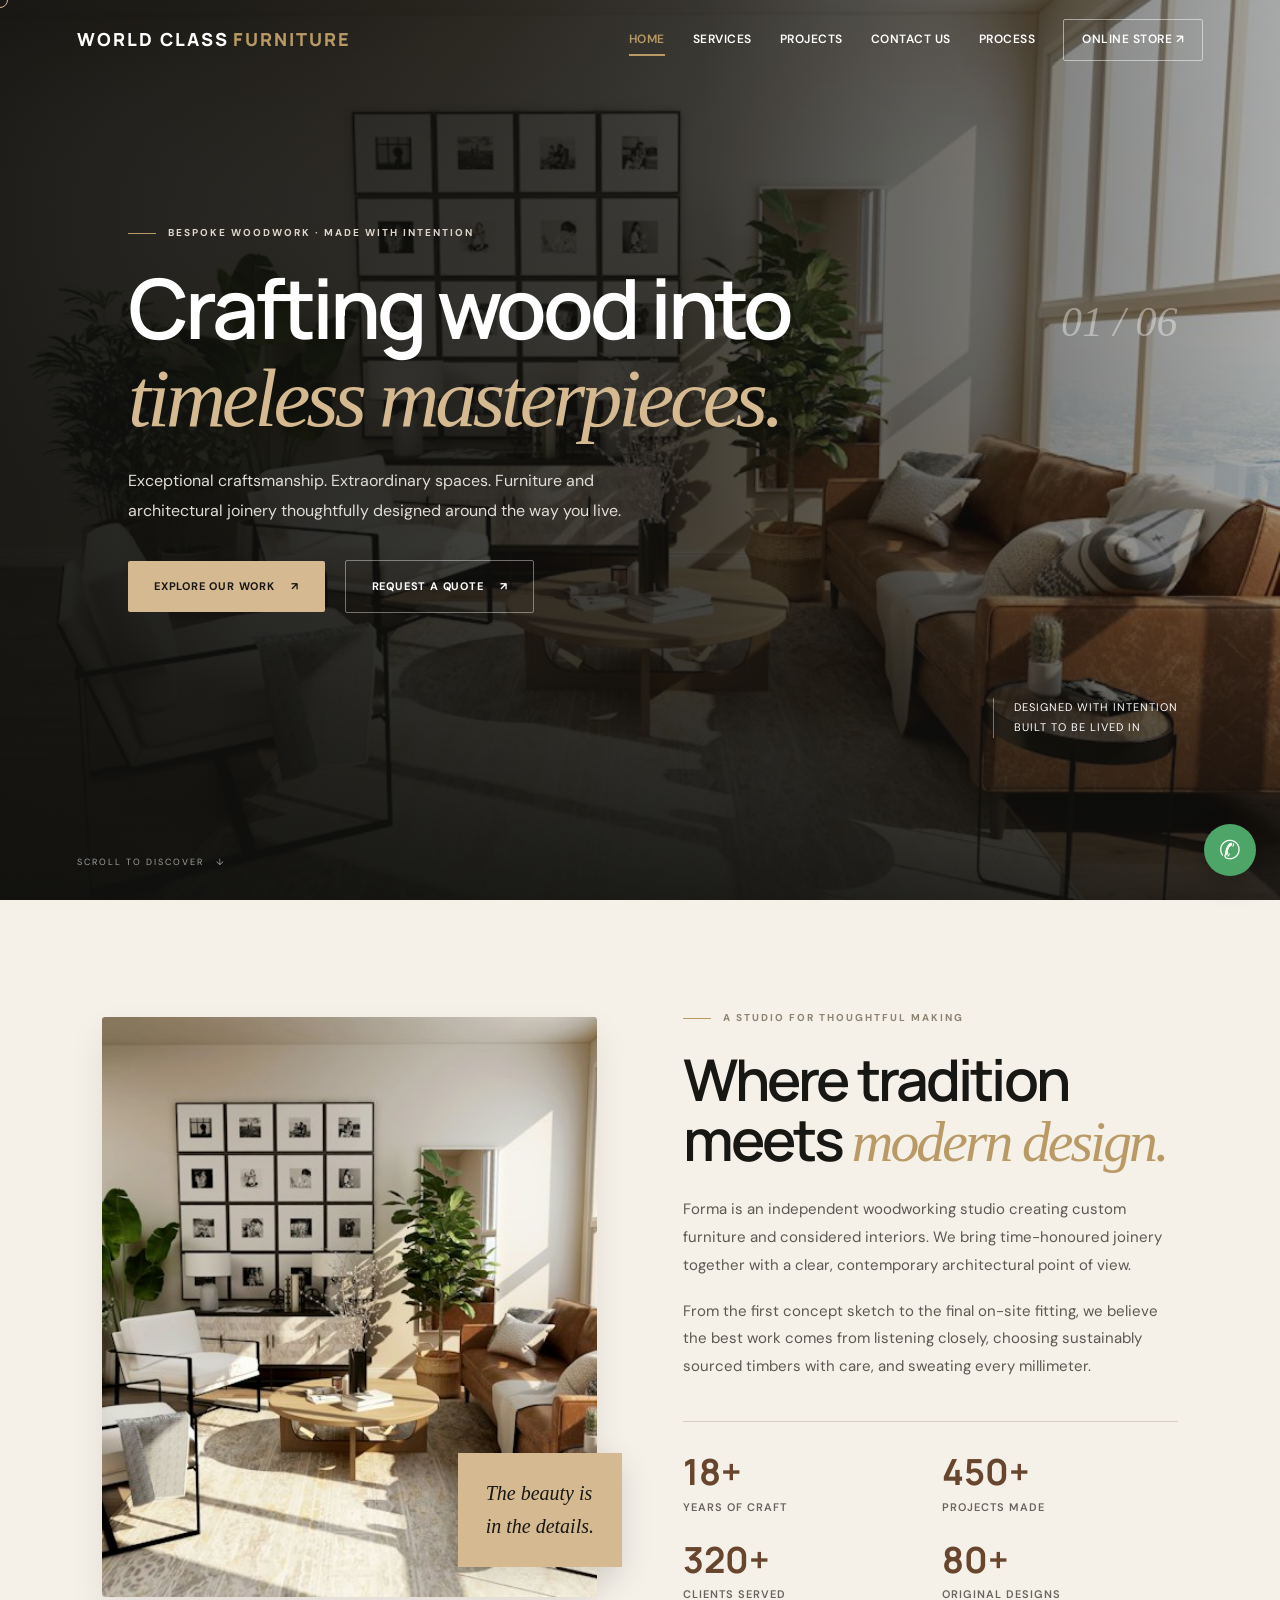
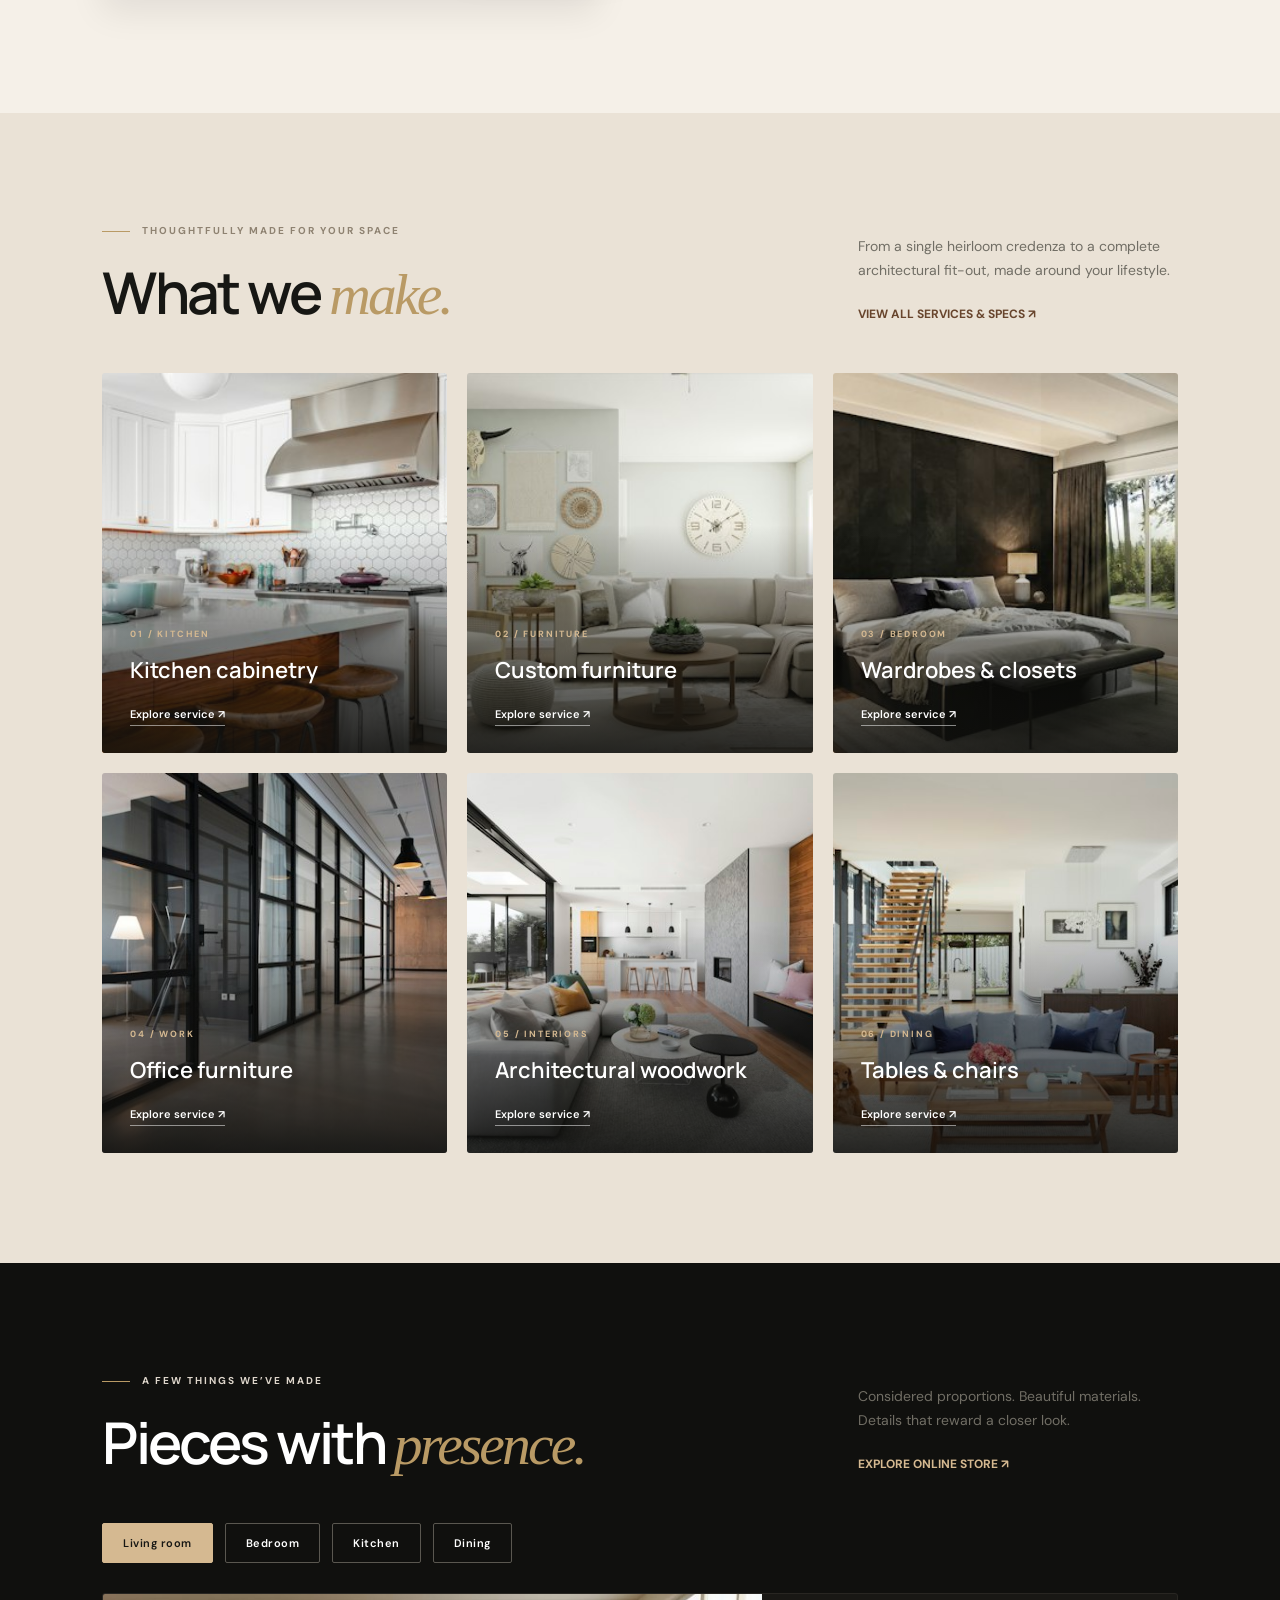
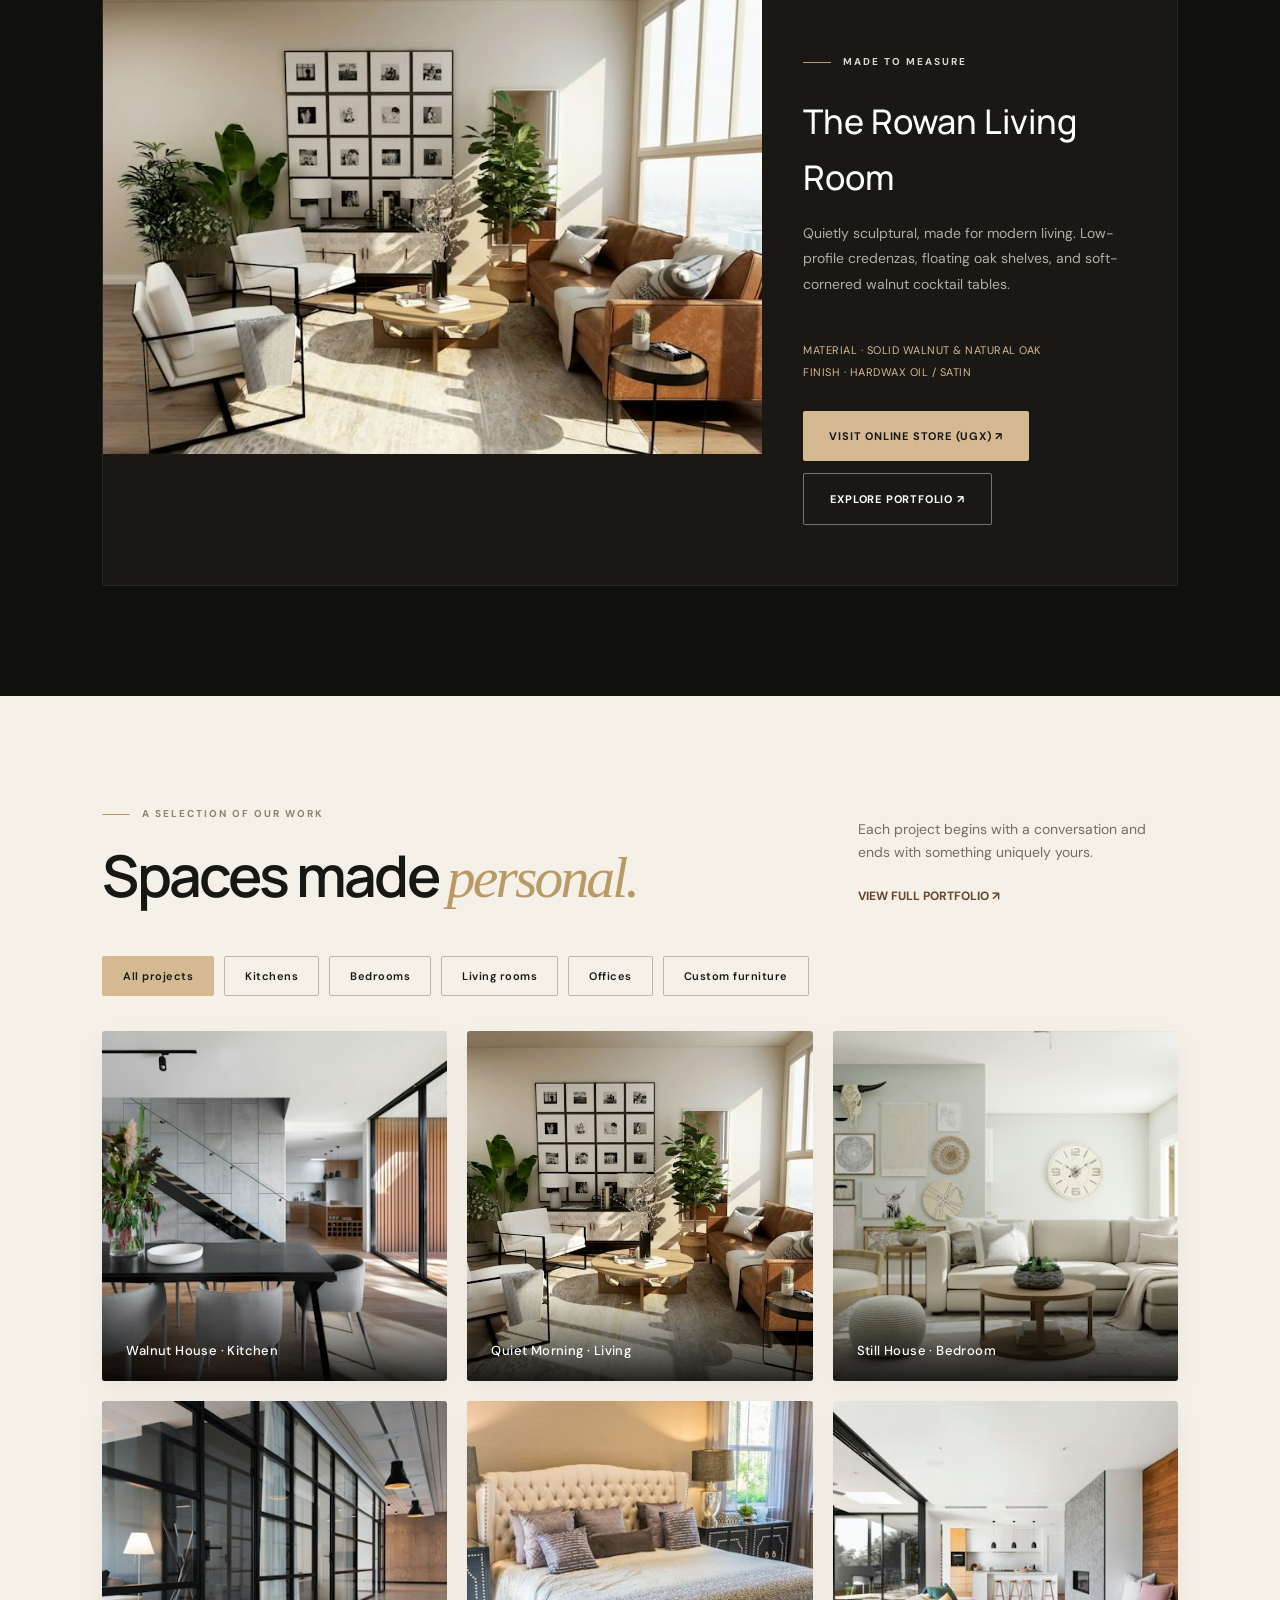
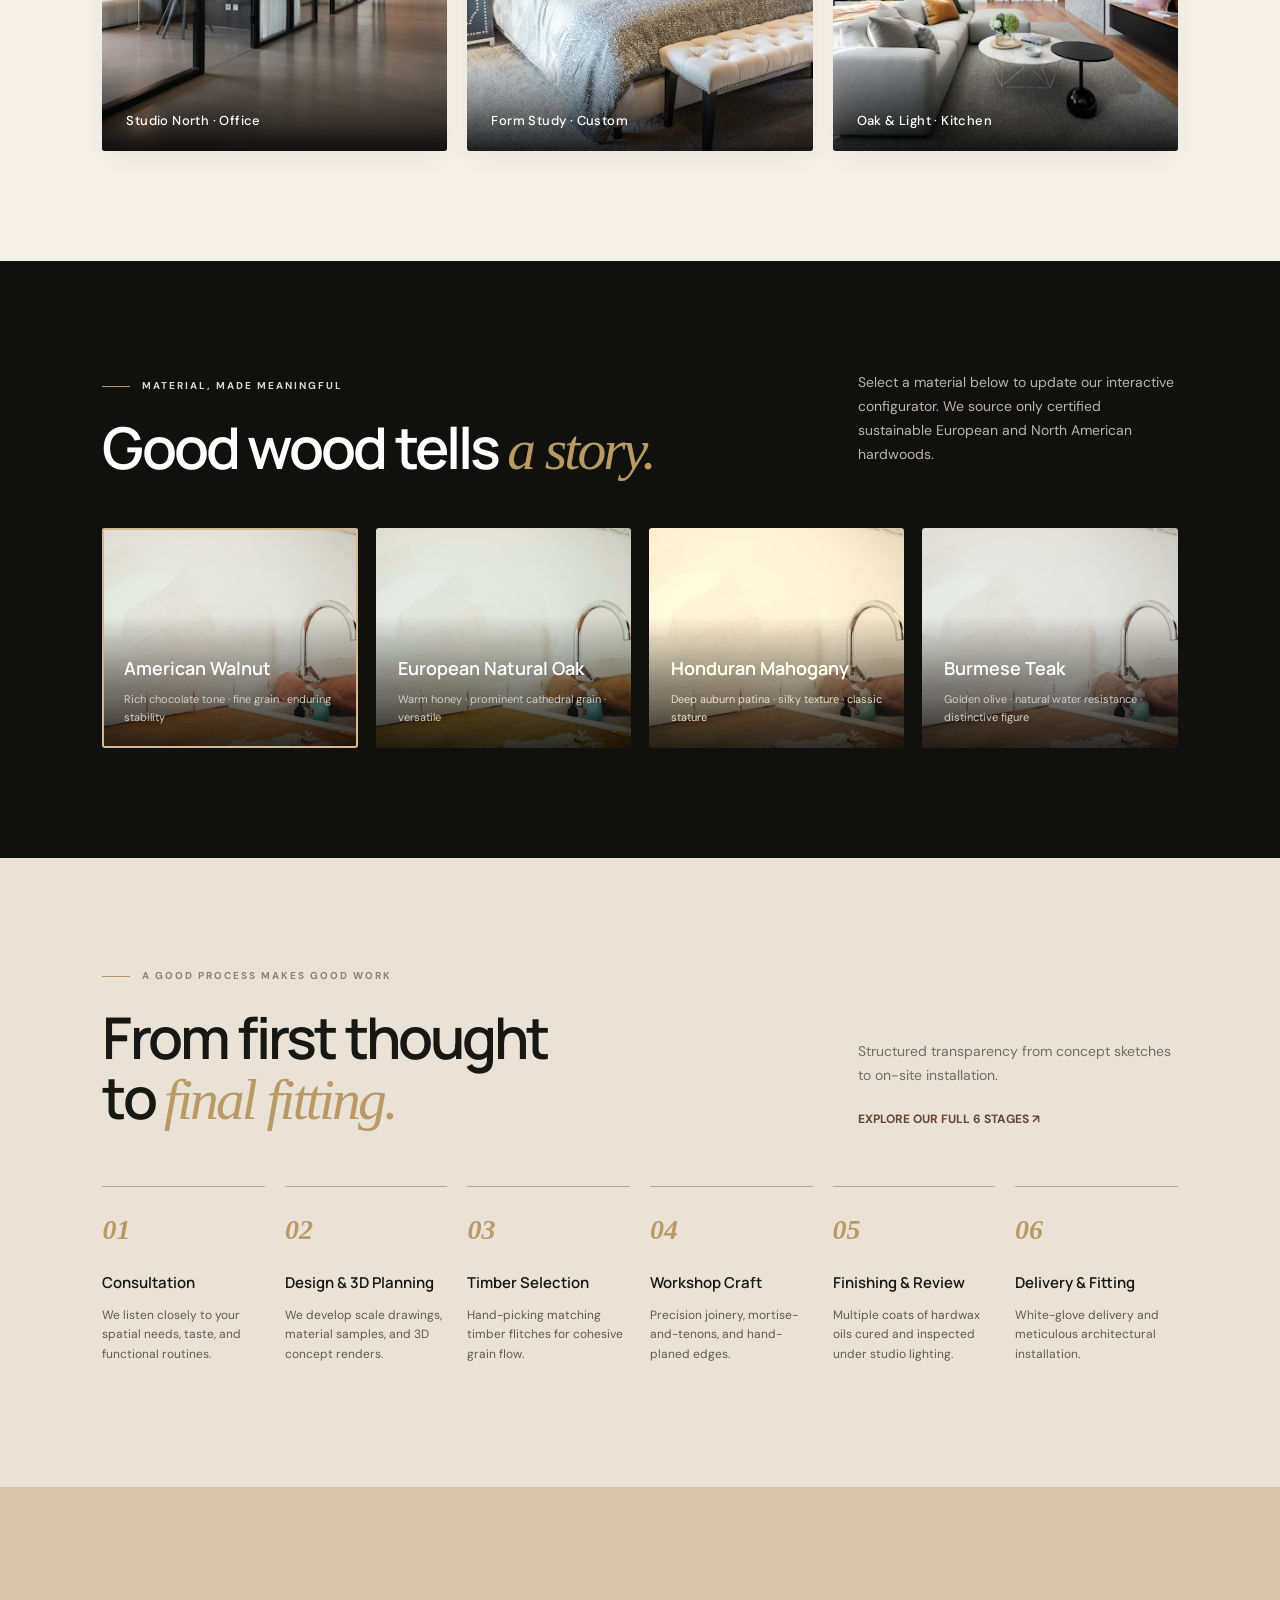
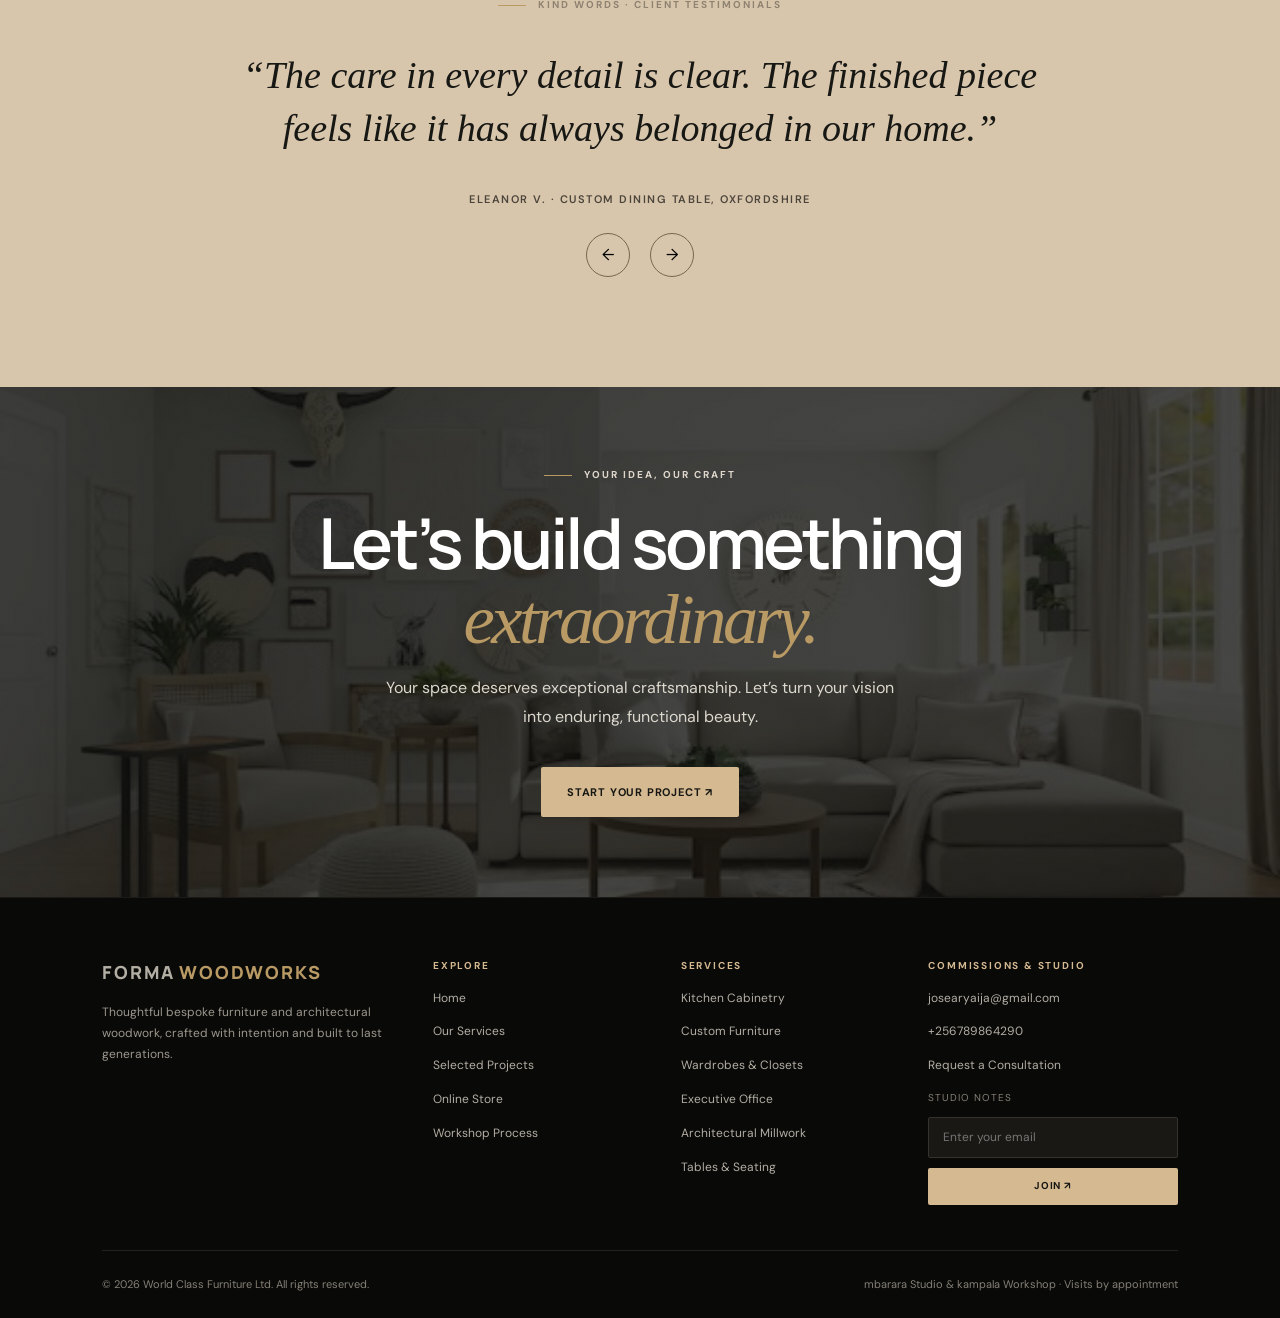
<file: index.html>
<!doctype html>
<html lang="en">
<head>
  <meta charset="utf-8">
  <meta name="viewport" content="width=device-width,initial-scale=1">
  <meta name="description" content="Bespoke furniture and architectural woodwork, thoughtfully designed and made to last.">
  <meta property="og:title" content="World Class Furniture — Made with intention">
  <meta property="og:description" content="Bespoke furniture, considered spaces, enduring craft.">
  <title>World Class Furniture — Bespoke Woodwork & Furniture Studio</title>
  <link rel="preconnect" href="https://fonts.googleapis.com">
  <link rel="preconnect" href="https://fonts.gstatic.com" crossorigin>
  <link href="https://fonts.googleapis.com/css2?family=DM+Sans:wght@400;500;600;700&family=Manrope:wght@400;500;600;700;800&display=swap" rel="stylesheet">
  <link rel="stylesheet" href="css/style.css">
</head>
<body>
  <div class="bar"></div>
  <div class="cursor"></div>

  <header>
    <a href="index.html" class="logo">WORLD CLASS<i>FURNITURE</i></a>
    <button class="menu" aria-label="Toggle navigation menu">☰</button>
    <nav>
      <a href="index.html" class="active">Home</a>
      <a href="services.html">Services</a>
      <a href="projects.html">Projects</a>
      <a href="contact.html">contact us</a>
      <a href="process.html">Process</a>
      <a class="quote-link" href="store.html">Online Store ↗</a>
    </nav>
  </header>

  <main>
    <section class="hero" id="home">
      <div class="overlay"></div>
      <div class="hero-content">
        <div class="eyebrow light">BESPOKE WOODWORK · MADE WITH INTENTION</div>
        <h1>Crafting wood into<br><em>timeless masterpieces.</em></h1>
        <p>Exceptional craftsmanship. Extraordinary spaces. Furniture and architectural joinery thoughtfully designed around the way you live.</p>
        <div class="actions">
          <a href="projects.html" class="btn">EXPLORE OUR WORK <span>↗</span></a>
          <a href="contact.html" class="btn outline">REQUEST A QUOTE <span>↗</span></a>
        </div>
      </div>
      <div class="hero-index">01 / 06</div>
      <div class="hero-aside">DESIGNED WITH INTENTION<br>BUILT TO BE LIVED IN</div>
      <div class="scroll">SCROLL TO DISCOVER &nbsp; ↓</div>
    </section>

    <section class="about section" id="about">
      <div class="about-photo">
        <img loading="lazy" src="images/about-studio.jpg" alt="Carefully crafted wood furniture in a serene interior">
        <div class="photo-note">The beauty is<br>in the details.</div>
      </div>
      <div class="about-copy">
        <div class="eyebrow">A STUDIO FOR THOUGHTFUL MAKING</div>
        <h2>Where tradition meets <em>modern design.</em></h2>
        <p>Forma is an independent woodworking studio creating custom furniture and considered interiors. We bring time-honoured joinery together with a clear, contemporary architectural point of view.</p>
        <p>From the first concept sketch to the final on-site fitting, we believe the best work comes from listening closely, choosing sustainably sourced timbers with care, and sweating every millimeter.</p>
        <div class="stats">
          <div><b>18+</b><span>Years of craft</span></div>
          <div><b>450+</b><span>Projects made</span></div>
          <div><b>320+</b><span>Clients served</span></div>
          <div><b>80+</b><span>Original designs</span></div>
        </div>
      </div>
    </section>
    <section class="services section section-muted" id="services">
      <div class="headrow">
        <div>
          <div class="eyebrow">THOUGHTFULLY MADE FOR YOUR SPACE</div>
          <h2>What we <em>make.</em></h2>
        </div>
        <div>
          <p>From a single heirloom credenza to a complete architectural fit-out, made around your lifestyle.</p>
          <a href="services.html" style="font-size:12px; font-weight:700; color:var(--walnut); display:inline-block; margin-top:8px;">VIEW ALL SERVICES & SPECS ↗</a>
        </div>
      </div>
      <div class="service-grid">
        <article class="service" onclick="window.location.href='services.html#kitchens'">
          <img loading="lazy" src="images/service-kitchen.jpg" alt="Custom oak kitchen cabinetry">
          <div>
            <small>01 / KITCHEN</small>
            <h3>Kitchen cabinetry</h3>
            <a href="services.html#kitchens">Explore service ↗</a>
          </div>
        </article>
        <article class="service" onclick="window.location.href='services.html#furniture'">
          <img loading="lazy" src="images/service-furniture.jpg" alt="Bespoke furniture in a calm living room">
          <div>
            <small>02 / FURNITURE</small>
            <h3>Custom furniture</h3>
            <a href="services.html#furniture">Explore service ↗</a>
          </div>
        </article>
        <article class="service" onclick="window.location.href='services.html#wardrobes'">
          <img loading="lazy" src="images/service-bedroom.jpg" alt="Built-in wardrobe and bedroom woodwork">
          <div>
            <small>03 / BEDROOM</small>
            <h3>Wardrobes & closets</h3>
            <a href="services.html#wardrobes">Explore service ↗</a>
          </div>
        </article>
        <article class="service" onclick="window.location.href='services.html#office'">
          <img loading="lazy" src="images/service-office.jpg" alt="Modern wood office furniture">
          <div>
            <small>04 / WORK</small>
            <h3>Office furniture</h3>
            <a href="services.html#office">Explore service ↗</a>
          </div>
        </article>
        <article class="service" onclick="window.location.href='services.html#architectural'">
          <img loading="lazy" src="images/service-interiors.jpg" alt="Interior featuring custom wood details">
          <div>
            <small>05 / INTERIORS</small>
            <h3>Architectural woodwork</h3>
            <a href="services.html#architectural">Explore service ↗</a>
          </div>
        </article>
        <article class="service" onclick="window.location.href='services.html#dining'">
          <img loading="lazy" src="images/service-dining.jpg" alt="Elegant dining furniture in a light interior">
          <div>
            <small>06 / DINING</small>
            <h3>Tables & chairs</h3>
            <a href="services.html#dining">Explore service ↗</a>
          </div>
        </article>
      </div>
    </section>

    <section class="showroom section" id="showroom">
      <div class="headrow">
        <div>
          <div class="eyebrow light">A FEW THINGS WE’VE MADE</div>
          <h2>Pieces with <em>presence.</em></h2>
        </div>
        <div>
          <p>Considered proportions. Beautiful materials. Details that reward a closer look.</p>
          <a href="store.html" style="font-size:12px; font-weight:700; color:var(--oak); display:inline-block; margin-top:8px;">EXPLORE ONLINE STORE ↗</a>
        </div>
      </div>
      <div class="tabs">
        <button class="tab active" data-room="Living room">Living room</button>
        <button class="tab" data-room="Bedroom">Bedroom</button>
        <button class="tab" data-room="Kitchen">Kitchen</button>
        <button class="tab" data-room="Dining">Dining</button>
      </div>
      <div class="showcase">
        <img id="room-img" loading="lazy" src="images/showroom-living.jpg" alt="Living room furniture showcase">
        <div class="show-info">
          <div class="eyebrow light">MADE TO MEASURE</div>
          <h3 id="room-title">The Rowan Living Room</h3>
          <p>Quietly sculptural, made for modern living. Low-profile credenzas, floating oak shelves, and soft-cornered walnut cocktail tables.</p>
          <div class="material">MATERIAL · SOLID WALNUT & NATURAL OAK<br>FINISH · HARDWAX OIL / SATIN</div>
          <div style="display:flex; gap:12px; flex-wrap:wrap;">
            <a href="store.html" class="btn">VISIT ONLINE STORE (UGX) ↗</a>
            <a href="projects.html" class="btn outline">EXPLORE PORTFOLIO ↗</a>
          </div>
        </div>
      </div>
    </section>

    <section class="portfolio section" id="projects">
      <div class="headrow">
        <div>
          <div class="eyebrow">A SELECTION OF OUR WORK</div>
          <h2>Spaces made <em>personal.</em></h2>
        </div>
        <div>
          <p>Each project begins with a conversation and ends with something uniquely yours.</p>
          <a href="projects.html" style="font-size:12px; font-weight:700; color:var(--walnut); display:inline-block; margin-top:8px;">VIEW FULL PORTFOLIO ↗</a>
        </div>
      </div>
      <div class="filters">
        <button class="filter active" data-cat="all">All projects</button>
        <button class="filter" data-cat="Kitchen">Kitchens</button>
        <button class="filter" data-cat="Bedroom">Bedrooms</button>
        <button class="filter" data-cat="Living">Living rooms</button>
        <button class="filter" data-cat="Office">Offices</button>
        <button class="filter" data-cat="Custom">Custom furniture</button>
      </div>
      <div class="project-grid">
        <div class="project" data-cat="Kitchen">
          <img loading="lazy" src="images/project-walnut-kitchen.jpg" alt="Walnut kitchen cabinetry">
          <span>Walnut House · Kitchen</span>
        </div>
        <div class="project" data-cat="Living">
          <img loading="lazy" src="images/project-living.jpg" alt="Minimal living room with warm furniture">
          <span>Quiet Morning · Living</span>
        </div>
        <div class="project" data-cat="Bedroom">
          <img loading="lazy" src="images/project-bedroom.jpg" alt="Bedroom furniture and wood accents">
          <span>Still House · Bedroom</span>
        </div>
        <div class="project" data-cat="Office">
          <img loading="lazy" src="images/project-office.jpg" alt="Custom home office furniture">
          <span>Studio North · Office</span>
        </div>
        <div class="project" data-cat="Custom">
          <img loading="lazy" src="images/project-custom.jpg" alt="Handcrafted furniture in an elegant interior">
          <span>Form Study · Custom</span>
        </div>
        <div class="project" data-cat="Kitchen">
          <img loading="lazy" src="images/project-oak-kitchen.jpg" alt="Bright kitchen with bespoke woodwork">
          <span>Oak & Light · Kitchen</span>
        </div>
      </div>
    </section>
    <section class="materials section section-dark">
      <div class="headrow">
        <div>
          <div class="eyebrow light">MATERIAL, MADE MEANINGFUL</div>
          <h2>Good wood tells <em>a story.</em></h2>
        </div>
        <p>Select a material below to update our interactive configurator. We source only certified sustainable European and North American hardwoods.</p>
      </div>
      <div class="wood-grid">
        <div class="wood active" data-wood="#68452d">
          <span><b>American Walnut</b><p>Rich chocolate tone · fine grain · enduring stability</p></span>
        </div>
        <div class="wood" data-wood="#bd9b6e">
          <span><b>European Natural Oak</b><p>Warm honey · prominent cathedral grain · versatile</p></span>
        </div>
        <div class="wood" data-wood="#85543b">
          <span><b>Honduran Mahogany</b><p>Deep auburn patina · silky texture · classic stature</p></span>
        </div>
        <div class="wood" data-wood="#b18a59">
          <span><b>Burmese Teak</b><p>Golden olive · natural water resistance · distinctive figure</p></span>
        </div>
      </div>
    </section>
    <section class="process section section-muted" id="process">
      <div class="headrow">
        <div>
          <div class="eyebrow">A GOOD PROCESS MAKES GOOD WORK</div>
          <h2>From first thought<br>to <em>final fitting.</em></h2>
        </div>
        <div>
          <p>Structured transparency from concept sketches to on-site installation.</p>
          <a href="process.html" style="font-size:12px; font-weight:700; color:var(--walnut); display:inline-block; margin-top:8px;">EXPLORE OUR FULL 6 STAGES ↗</a>
        </div>
      </div>
      <div class="steps">
        <div class="step">
          <b>01</b>
          <h3>Consultation</h3>
          <p>We listen closely to your spatial needs, taste, and functional routines.</p>
        </div>
        <div class="step">
          <b>02</b>
          <h3>Design & 3D Planning</h3>
          <p>We develop scale drawings, material samples, and 3D concept renders.</p>
        </div>
        <div class="step">
          <b>03</b>
          <h3>Timber Selection</h3>
          <p>Hand-picking matching timber flitches for cohesive grain flow.</p>
        </div>
        <div class="step">
          <b>04</b>
          <h3>Workshop Craft</h3>
          <p>Precision joinery, mortise-and-tenons, and hand-planed edges.</p>
        </div>
        <div class="step">
          <b>05</b>
          <h3>Finishing & Review</h3>
          <p>Multiple coats of hardwax oils cured and inspected under studio lighting.</p>
        </div>
        <div class="step">
          <b>06</b>
          <h3>Delivery & Fitting</h3>
          <p>White-glove delivery and meticulous architectural installation.</p>
        </div>
      </div>
    </section>

    <section class="reviews section">
      <div class="eyebrow" style="justify-content:center">KIND WORDS · CLIENT TESTIMONIALS</div>
      <blockquote id="review">“The care in every detail is clear. The finished piece feels like it has always belonged in our home.”</blockquote>
      <div class="reviewby" id="reviewby">ELEANOR V. · CUSTOM DINING TABLE, OXFORDSHIRE</div>
      <div class="review-controls">
        <button id="prev" aria-label="Previous review">←</button>
        <button id="next" aria-label="Next review">→</button>
      </div>
    </section>

    <section class="cta">
      <div>
        <div class="eyebrow light" style="justify-content:center">YOUR IDEA, OUR CRAFT</div>
        <h2>Let’s build something<br><em>extraordinary.</em></h2>
        <p>Your space deserves exceptional craftsmanship. Let’s turn your vision into enduring, functional beauty.</p>
        <a href="contact.html" class="btn">START YOUR PROJECT ↗</a>
      </div>
    </section>
  </main>

  <footer class="footer">
    <div class="foot-top">
      <div>
        <a href="index.html" class="logo">FORMA <i>WOODWORKS</i></a>
        <p>Thoughtful bespoke furniture and architectural woodwork, crafted with intention and built to last generations.</p>
      </div>
      <div>
        <b>EXPLORE</b>
        <a href="index.html">Home</a>
        <a href="services.html">Our Services</a>
        <a href="projects.html">Selected Projects</a>
        <a href="store.html">Online Store</a>
        <a href="process.html">Workshop Process</a>
      </div>
      <div>
        <b>SERVICES</b>
        <a href="services.html#kitchens">Kitchen Cabinetry</a>
        <a href="services.html#furniture">Custom Furniture</a>
        <a href="services.html#wardrobes">Wardrobes & Closets</a>
        <a href="services.html#office">Executive Office</a>
        <a href="services.html#architectural">Architectural Millwork</a>
        <a href="services.html#dining">Tables & Seating</a>
      </div>
      <div>
        <b>COMMISSIONS & STUDIO</b>
        <a href="mailto:josearyaija@gmail.com">josearyaija@gmail.com</a>
        <a href="tel:+256789864290">+256789864290</a>
        <a href="contact.html">Request a Consultation</a>
        <form id="newsletter">
          <label style="font-size:10px;text-transform:uppercase;color:#858076;letter-spacing:1px;">Studio Notes</label>
          <input type="email" required placeholder="Enter your email">
          <button class="btn btn-sm" type="submit">JOIN ↗</button>
        </form>
      </div>
    </div>
    <div class="foot-bottom">
      <span>© 2026 World Class Furniture Ltd. All rights reserved.</span>
      <span>mbarara Studio & kampala Workshop · Visits by appointment</span>
    </div>
  </footer>

  <a class="whats" href="https://wa.me/256789864290?text=Hello%2C%20I%27d%20like%20to%20discuss%20a%20custom%20woodworking%20project" target="_blank" rel="noopener" aria-label="WhatsApp">✆</a>
  <button class="top" aria-label="Back to top">↑</button>

  <div class="modal" id="modal">
    <button aria-label="Close">×</button>
    <img alt="Expanded project photograph">
  </div>

  <script src="js/main.js"></script>
</body>
</html>
</file>
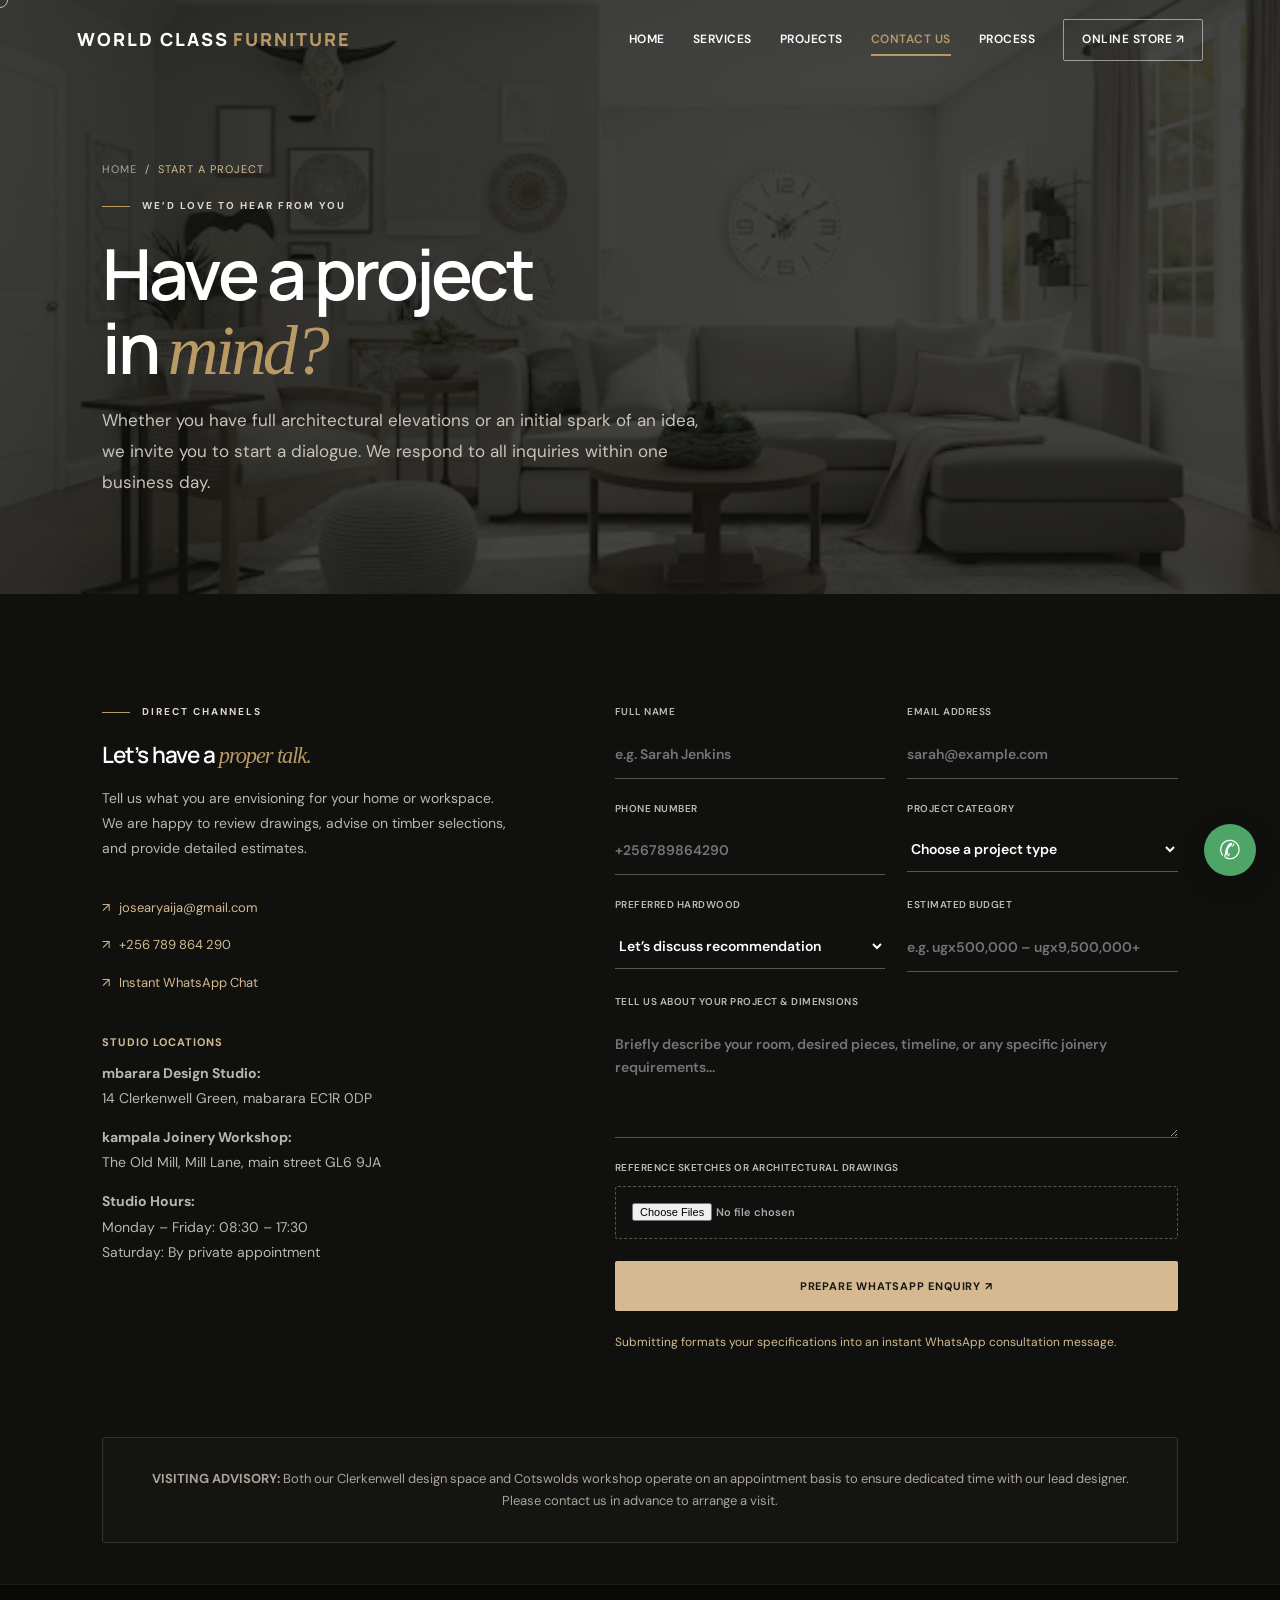
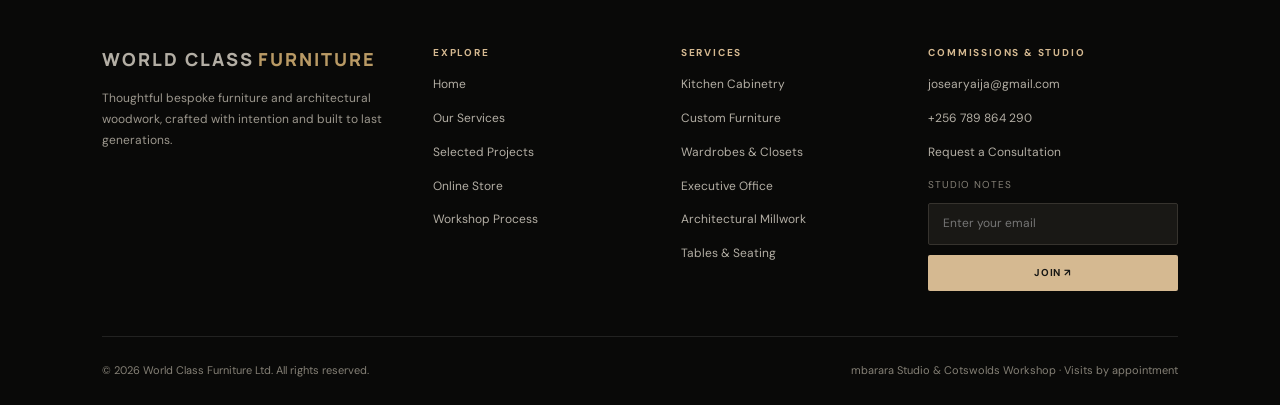
<file: contact.html>
<!doctype html>
<html lang="en">
<head>
  <meta charset="utf-8">
  <meta name="viewport" content="width=device-width,initial-scale=1">
  <meta name="description" content="Get in touch with World Class Furniture to start a custom woodworking commission, request a quote, or book a studio visit.">
  <title>Start a Project & Contact — World Class Furniture</title>
  <link rel="preconnect" href="https://fonts.googleapis.com">
  <link rel="preconnect" href="https://fonts.gstatic.com" crossorigin>
  <link href="https://fonts.googleapis.com/css2?family=DM+Sans:wght@400;500;600;700&family=Manrope:wght@400;500;600;700;800&display=swap" rel="stylesheet">
  <link rel="stylesheet" href="css/style.css">
</head>
<body>
  <div class="bar"></div>
  <div class="cursor"></div>

  <header>
    <a href="index.html" class="logo">WORLD CLASS<i>FURNITURE</i></a>
    <button class="menu" aria-label="Toggle navigation menu">☰</button>
    <nav>
      <a href="index.html">Home</a>
      <a href="services.html">Services</a>
      <a href="projects.html">Projects</a>
      <a href="contact.html" class="active">contact us</a>
      <a href="process.html">Process</a>
      <a class="quote-link" href="store.html">Online Store ↗</a>
    </nav>
  </header>

  <main>
    <section class="page-header">
      <div class="page-header-content">
        <div class="breadcrumbs">
          <a href="index.html">Home</a> <span>/</span> <span>Start a Project</span>
        </div>
        <div class="eyebrow light">WE’D LOVE TO HEAR FROM YOU</div>
        <h1>Have a project<br>in <em>mind?</em></h1>
        <p>Whether you have full architectural elevations or an initial spark of an idea, we invite you to start a dialogue. We respond to all inquiries within one business day.</p>
      </div>
    </section>

    <section class="contact section" id="contact">
      <div>
        <div class="eyebrow light">DIRECT CHANNELS</div>
        <h2>Let’s have a <em>proper talk.</em></h2>
        <p>Tell us what you are envisioning for your home or workspace. We are happy to review drawings, advise on timber selections, and provide detailed estimates.</p>

        <div class="contact-links">
          <a href="mailto:josearyaija@gmail.com">↗ &nbsp; josearyaija@gmail.com</a>
          <a href="tel:+256789864290">↗ &nbsp; +256 789 864 290</a>
          <a href="https://wa.me/256789864290?text=Hello%2C%20I%27d%20like%20to%20discuss%20a%20custom%20woodworking%20project" target="_blank" rel="noopener">↗ &nbsp; Instant WhatsApp Chat</a>
        </div>

        <div style="margin-top: 40px; color:#c0bbb1; font-size:13px; line-height:1.8;">
          <b style="color:var(--oak); font-size:11px; letter-spacing:1px; display:block; margin-bottom:8px;">STUDIO LOCATIONS</b>
          <p style="margin-bottom:14px;"><strong>mbarara Design Studio:</strong><br>14 Clerkenwell Green, mabarara EC1R 0DP</p>
          <p style="margin-bottom:14px;"><strong>kampala Joinery Workshop:</strong><br>The Old Mill, Mill Lane, main street GL6 9JA</p>
          <p><strong>Studio Hours:</strong><br>Monday – Friday: 08:30 – 17:30<br>Saturday: By private appointment</p>
        </div>
      </div>

      <form id="contactform">
        <label>Full name
          <input required name="name" placeholder="e.g. Sarah Jenkins">
        </label>
        <label>Email address
          <input required type="email" name="email" placeholder="sarah@example.com">
        </label>
        <label>Phone number
          <input name="phone" placeholder="+256789864290">
        </label>
        <label>Project category
          <select name="category">
            <option>Choose a project type</option>
            <option>Kitchen Cabinetry</option>
            <option>Freestanding Custom Furniture</option>
            <option>Wardrobes & Closets</option>
            <option>Executive Office & Library</option>
            <option>Architectural Millwork & Panelling</option>
            <option>Dining Tables & Seating</option>
            <option>Other Bespoke Woodwork</option>
          </select>
        </label>
        <label>Preferred hardwood
          <select name="material">
            <option>Let’s discuss recommendation</option>
            <option>American Black Walnut</option>
            <option>European White Oak</option>
            <option>Honduran Mahogany</option>
            <option>Burmese Teak</option>
            <option>English Sycamore or Ash</option>
          </select>
        </label>
        <label>Estimated budget
          <input name="budget" placeholder="e.g. ugx500,000 – ugx9,500,000+">
        </label>
        <label class="wide">Tell us about your project & dimensions
          <textarea rows="4" placeholder="Briefly describe your room, desired pieces, timeline, or any specific joinery requirements..."></textarea>
        </label>
        <label class="wide">Reference sketches or architectural drawings
          <input type="file" accept="image/*,.pdf" multiple>
        </label>

        <button class="btn" type="submit" style="grid-column: 1 / -1; justify-content:center;">
          PREPARE WHATSAPP ENQUIRY ↗
        </button>
        <div class="form-msg" aria-live="polite">
          Submitting formats your specifications into an instant WhatsApp consultation message.
        </div>
      </form>

      <div class="map">
        <strong>VISITING ADVISORY:</strong> Both our Clerkenwell design space and Cotswolds workshop operate on an appointment basis to ensure dedicated time with our lead designer. Please contact us in advance to arrange a visit.
      </div>
    </section>
  </main>

  <footer class="footer">
    <div class="foot-top">
      <div>
        <a href="index.html" class="logo">WORLD CLASS<i>FURNITURE</i></a>
        <p>Thoughtful bespoke furniture and architectural woodwork, crafted with intention and built to last generations.</p>
      </div>
      <div>
        <b>EXPLORE</b>
        <a href="index.html">Home</a>
        <a href="services.html">Our Services</a>
        <a href="projects.html">Selected Projects</a>
        <a href="store.html">Online Store</a>
        <a href="process.html">Workshop Process</a>
      </div>
      <div>
        <b>SERVICES</b>
        <a href="services.html#kitchens">Kitchen Cabinetry</a>
        <a href="services.html#furniture">Custom Furniture</a>
        <a href="services.html#wardrobes">Wardrobes & Closets</a>
        <a href="services.html#office">Executive Office</a>
        <a href="services.html#architectural">Architectural Millwork</a>
        <a href="services.html#dining">Tables & Seating</a>
      </div>
      <div>
        <b>COMMISSIONS & STUDIO</b>
        <a href="mailto:josearyaija@gmail.com">josearyaija@gmail.com</a>
        <a href="tel:+256789864290">+256 789 864 290</a>
        <a href="contact.html">Request a Consultation</a>
        <form id="newsletter">
          <label style="font-size:10px;text-transform:uppercase;color:#858076;letter-spacing:1px;">Studio Notes</label>
          <input type="email" required placeholder="Enter your email">
          <button class="btn btn-sm" type="submit">JOIN ↗</button>
        </form>
      </div>
    </div>
    <div class="foot-bottom">
      <span>© 2026 World Class Furniture Ltd. All rights reserved.</span>
      <span>mbarara Studio & Cotswolds Workshop · Visits by appointment</span>
    </div>
  </footer>

  <a class="whats" href="https://wa.me/256789864290?text=Hello%2C%20I%27d%20like%20to%20discuss%20a%20custom%20woodworking%20project" target="_blank" rel="noopener" aria-label="WhatsApp">✆</a>
  <button class="top" aria-label="Back to top">↑</button>

  <div class="modal" id="modal">
    <button aria-label="Close">×</button>
    <img alt="Expanded photograph">
  </div>

  <script src="js/main.js"></script>
</body>
</html>
</file>
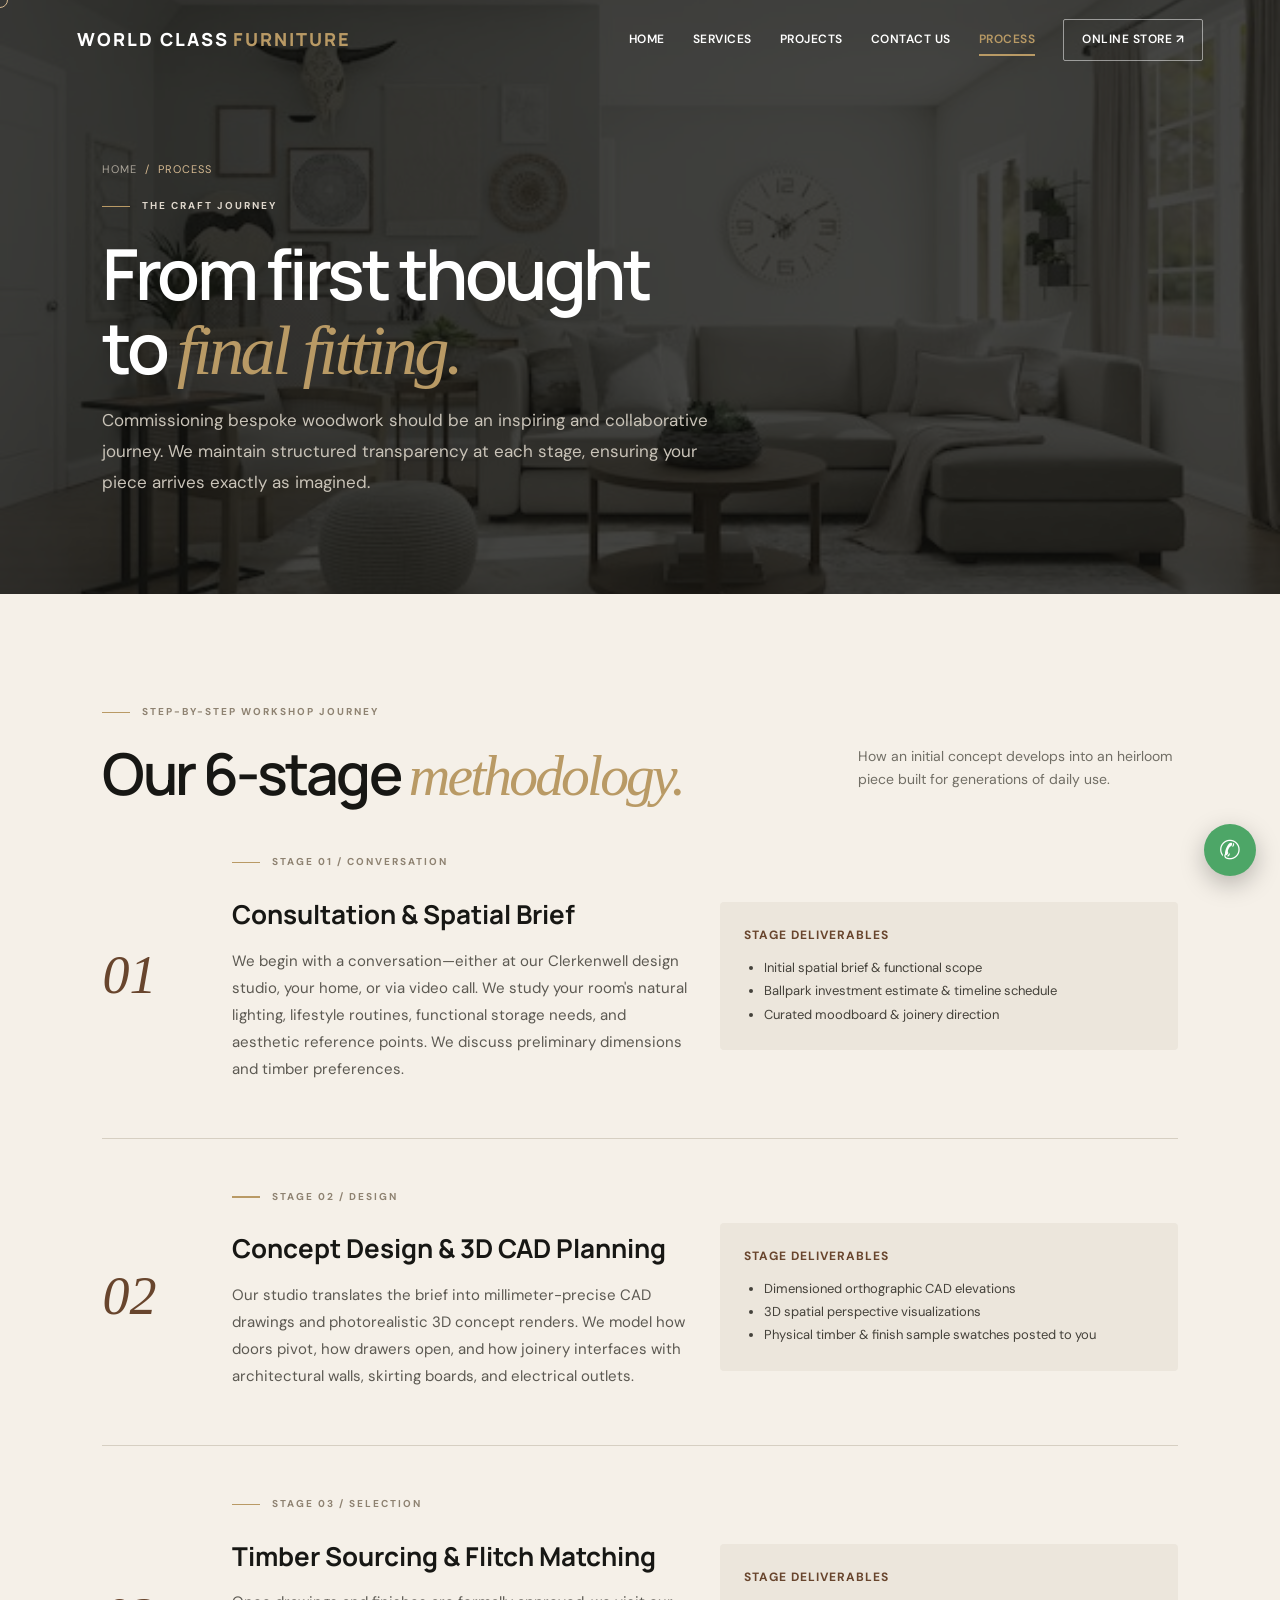
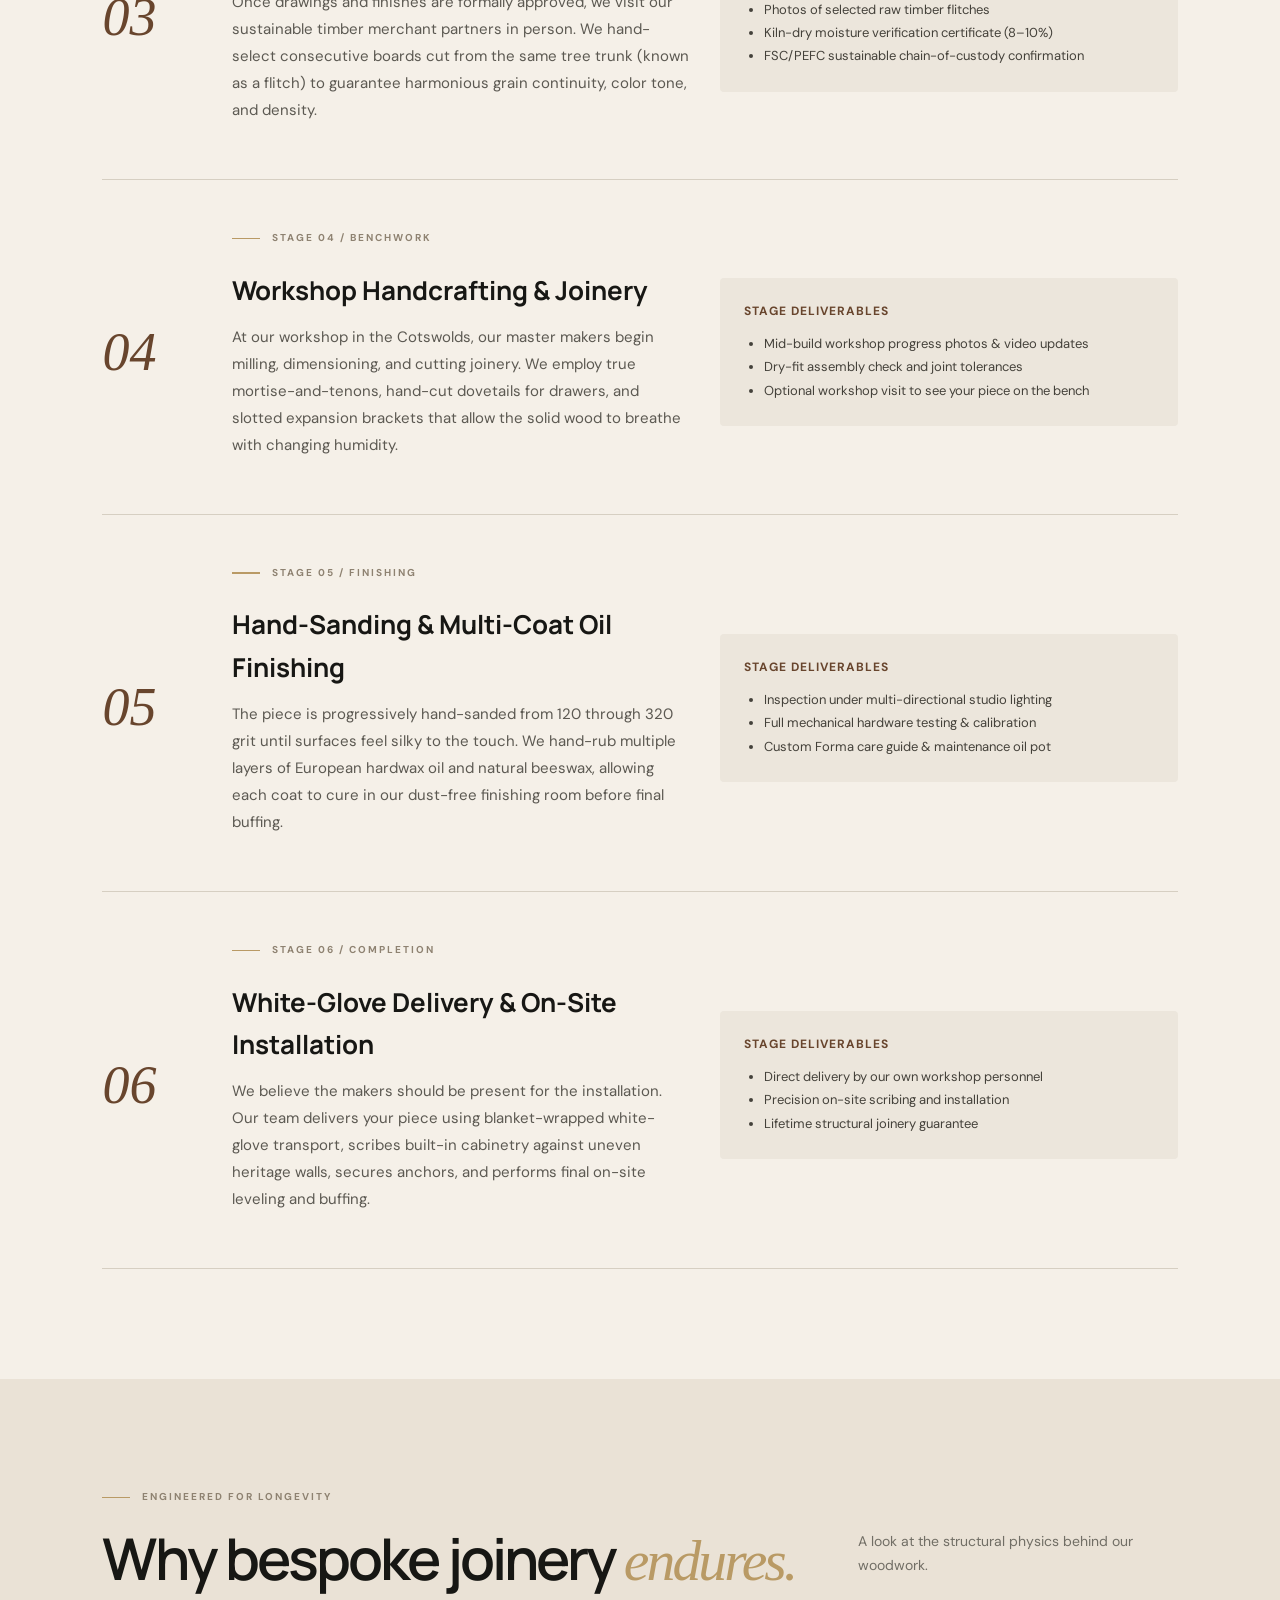
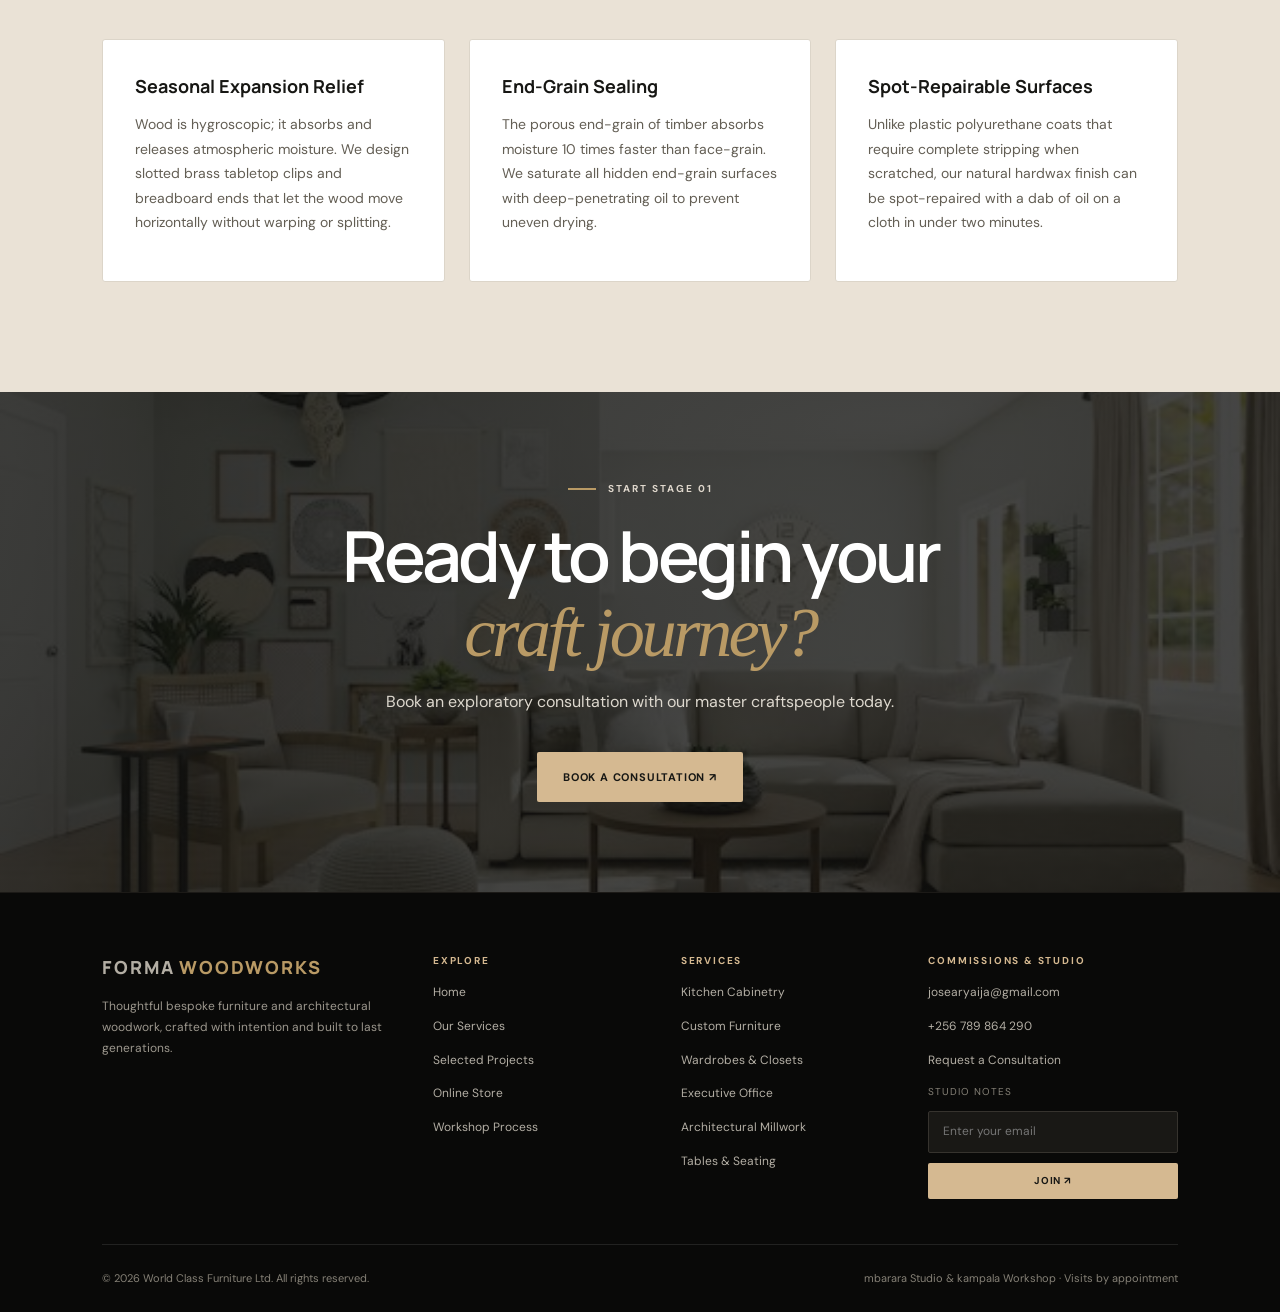
<file: process.html>
<!doctype html>
<html lang="en">
<head>
  <meta charset="utf-8">
  <meta name="viewport" content="width=device-width,initial-scale=1">
  <meta name="description" content="Discover our 6-stage bespoke woodworking process: from initial consultation to handcrafting and white-glove installation.">
  <title>Our Process — World Class Furniture</title>
  <link rel="preconnect" href="https://fonts.googleapis.com">
  <link rel="preconnect" href="https://fonts.gstatic.com" crossorigin>
  <link href="https://fonts.googleapis.com/css2?family=DM+Sans:wght@400;500;600;700&family=Manrope:wght@400;500;600;700;800&display=swap" rel="stylesheet">
  <link rel="stylesheet" href="css/style.css">
</head>
<body>
  <div class="bar"></div>
  <div class="cursor"></div>

  <header>
    <a href="index.html" class="logo">WORLD CLASS <i>FURNITURE</i></a>
    <button class="menu" aria-label="Toggle navigation menu">☰</button>
    <nav>
      <a href="index.html">Home</a>
      <a href="services.html">Services</a>
      <a href="projects.html">Projects</a>
      <a href="contact.html">contact us</a>
      <a href="process.html" class="active">Process</a>
      <a class="quote-link" href="store.html">Online Store ↗</a>
    </nav>
  </header>

  <main>
    <section class="page-header">
      <div class="page-header-content">
        <div class="breadcrumbs">
          <a href="index.html">Home</a> <span>/</span> <span>Process</span>
        </div>
        <div class="eyebrow light">THE CRAFT JOURNEY</div>
        <h1>From first thought<br>to <em>final fitting.</em></h1>
        <p>Commissioning bespoke woodwork should be an inspiring and collaborative journey. We maintain structured transparency at each stage, ensuring your piece arrives exactly as imagined.</p>
      </div>
    </section>

    <section class="section">
      <div class="headrow">
        <div>
          <div class="eyebrow">STEP-BY-STEP WORKSHOP JOURNEY</div>
          <h2>Our 6-stage <em>methodology.</em></h2>
        </div>
        <p>How an initial concept develops into an heirloom piece built for generations of daily use.</p>
      </div>

      <div class="process-timeline">
        <div class="timeline-item">
          <div class="timeline-num">01</div>
          <div class="timeline-info">
            <div class="eyebrow">STAGE 01 / CONVERSATION</div>
            <h3>Consultation & Spatial Brief</h3>
            <p>We begin with a conversation—either at our Clerkenwell design studio, your home, or via video call. We study your room's natural lighting, lifestyle routines, functional storage needs, and aesthetic reference points. We discuss preliminary dimensions and timber preferences.</p>
          </div>
          <div class="timeline-deliverables">
            <h4>Stage Deliverables</h4>
            <ul>
              <li>Initial spatial brief & functional scope</li>
              <li>Ballpark investment estimate & timeline schedule</li>
              <li>Curated moodboard & joinery direction</li>
            </ul>
          </div>
        </div>

        <div class="timeline-item">
          <div class="timeline-num">02</div>
          <div class="timeline-info">
            <div class="eyebrow">STAGE 02 / DESIGN</div>
            <h3>Concept Design & 3D CAD Planning</h3>
            <p>Our studio translates the brief into millimeter-precise CAD drawings and photorealistic 3D concept renders. We model how doors pivot, how drawers open, and how joinery interfaces with architectural walls, skirting boards, and electrical outlets.</p>
          </div>
          <div class="timeline-deliverables">
            <h4>Stage Deliverables</h4>
            <ul>
              <li>Dimensioned orthographic CAD elevations</li>
              <li>3D spatial perspective visualizations</li>
              <li>Physical timber & finish sample swatches posted to you</li>
            </ul>
          </div>
        </div>

        <div class="timeline-item">
          <div class="timeline-num">03</div>
          <div class="timeline-info">
            <div class="eyebrow">STAGE 03 / SELECTION</div>
            <h3>Timber Sourcing & Flitch Matching</h3>
            <p>Once drawings and finishes are formally approved, we visit our sustainable timber merchant partners in person. We hand-select consecutive boards cut from the same tree trunk (known as a flitch) to guarantee harmonious grain continuity, color tone, and density.</p>
          </div>
          <div class="timeline-deliverables">
            <h4>Stage Deliverables</h4>
            <ul>
              <li>Photos of selected raw timber flitches</li>
              <li>Kiln-dry moisture verification certificate (8–10%)</li>
              <li>FSC/PEFC sustainable chain-of-custody confirmation</li>
            </ul>
          </div>
        </div>

        <div class="timeline-item">
          <div class="timeline-num">04</div>
          <div class="timeline-info">
            <div class="eyebrow">STAGE 04 / BENCHWORK</div>
            <h3>Workshop Handcrafting & Joinery</h3>
            <p>At our workshop in the Cotswolds, our master makers begin milling, dimensioning, and cutting joinery. We employ true mortise-and-tenons, hand-cut dovetails for drawers, and slotted expansion brackets that allow the solid wood to breathe with changing humidity.</p>
          </div>
          <div class="timeline-deliverables">
            <h4>Stage Deliverables</h4>
            <ul>
              <li>Mid-build workshop progress photos & video updates</li>
              <li>Dry-fit assembly check and joint tolerances</li>
              <li>Optional workshop visit to see your piece on the bench</li>
            </ul>
          </div>
        </div>
        <div class="timeline-item">
          <div class="timeline-num">05</div>
          <div class="timeline-info">
            <div class="eyebrow">STAGE 05 / FINISHING</div>
            <h3>Hand-Sanding & Multi-Coat Oil Finishing</h3>
            <p>The piece is progressively hand-sanded from 120 through 320 grit until surfaces feel silky to the touch. We hand-rub multiple layers of European hardwax oil and natural beeswax, allowing each coat to cure in our dust-free finishing room before final buffing.</p>
          </div>
          <div class="timeline-deliverables">
            <h4>Stage Deliverables</h4>
            <ul>
              <li>Inspection under multi-directional studio lighting</li>
              <li>Full mechanical hardware testing & calibration</li>
              <li>Custom Forma care guide & maintenance oil pot</li>
            </ul>
          </div>
        </div>

        <div class="timeline-item">
          <div class="timeline-num">06</div>
          <div class="timeline-info">
            <div class="eyebrow">STAGE 06 / COMPLETION</div>
            <h3>White-Glove Delivery & On-Site Installation</h3>
            <p>We believe the makers should be present for the installation. Our team delivers your piece using blanket-wrapped white-glove transport, scribes built-in cabinetry against uneven heritage walls, secures anchors, and performs final on-site leveling and buffing.</p>
          </div>
          <div class="timeline-deliverables">
            <h4>Stage Deliverables</h4>
            <ul>
              <li>Direct delivery by our own workshop personnel</li>
              <li>Precision on-site scribing and installation</li>
              <li>Lifetime structural joinery guarantee</li>
            </ul>
          </div>
        </div>
      </div>
    </section>

    <section class="section section-muted">
      <div class="headrow">
        <div>
          <div class="eyebrow">ENGINEERED FOR LONGEVITY</div>
          <h2>Why bespoke joinery <em>endures.</em></h2>
        </div>
        <p>A look at the structural physics behind our woodwork.</p>
      </div>

      <div style="display:grid; grid-template-columns: repeat(auto-fit, minmax(280px, 1fr)); gap: 24px;">
        <div style="background:var(--white); padding:32px; border-radius:3px; border:1px solid #dcd5c9;">
          <h4 style="font-family:var(--display); font-size:18px; margin-bottom:10px;">Seasonal Expansion Relief</h4>
          <p style="color:#635e54; font-size:14px; line-height:1.75;">Wood is hygroscopic; it absorbs and releases atmospheric moisture. We design slotted brass tabletop clips and breadboard ends that let the wood move horizontally without warping or splitting.</p>
        </div>

        <div style="background:var(--white); padding:32px; border-radius:3px; border:1px solid #dcd5c9;">
          <h4 style="font-family:var(--display); font-size:18px; margin-bottom:10px;">End-Grain Sealing</h4>
          <p style="color:#635e54; font-size:14px; line-height:1.75;">The porous end-grain of timber absorbs moisture 10 times faster than face-grain. We saturate all hidden end-grain surfaces with deep-penetrating oil to prevent uneven drying.</p>
        </div>

        <div style="background:var(--white); padding:32px; border-radius:3px; border:1px solid #dcd5c9;">
          <h4 style="font-family:var(--display); font-size:18px; margin-bottom:10px;">Spot-Repairable Surfaces</h4>
          <p style="color:#635e54; font-size:14px; line-height:1.75;">Unlike plastic polyurethane coats that require complete stripping when scratched, our natural hardwax finish can be spot-repaired with a dab of oil on a cloth in under two minutes.</p>
        </div>
      </div>
    </section>

    <section class="cta">
      <div>
        <div class="eyebrow light" style="justify-content:center">START STAGE 01</div>
        <h2>Ready to begin your<br><em>craft journey?</em></h2>
        <p>Book an exploratory consultation with our master craftspeople today.</p>
        <a href="contact.html" class="btn">BOOK A CONSULTATION ↗</a>
      </div>
    </section>
  </main>

  <footer class="footer">
    <div class="foot-top">
      <div>
        <a href="index.html" class="logo">FORMA <i>WOODWORKS</i></a>
        <p>Thoughtful bespoke furniture and architectural woodwork, crafted with intention and built to last generations.</p>
      </div>
      <div>
        <b>EXPLORE</b>
        <a href="index.html">Home</a>
        <a href="services.html">Our Services</a>
        <a href="projects.html">Selected Projects</a>
        <a href="store.html">Online Store</a>
        <a href="process.html">Workshop Process</a>
      </div>
      <div>
        <b>SERVICES</b>
        <a href="services.html#kitchens">Kitchen Cabinetry</a>
        <a href="services.html#furniture">Custom Furniture</a>
        <a href="services.html#wardrobes">Wardrobes & Closets</a>
        <a href="services.html#office">Executive Office</a>
        <a href="services.html#architectural">Architectural Millwork</a>
        <a href="services.html#dining">Tables & Seating</a>
      </div>
      <div>
        <b>COMMISSIONS & STUDIO</b>
        <a href="mailto:josearyaija@gmail.com">josearyaija@gmail.com</a>
        <a href="tel:+256789864290">+256 789 864 290</a>
        <a href="contact.html">Request a Consultation</a>
        <form id="newsletter">
          <label style="font-size:10px;text-transform:uppercase;color:#858076;letter-spacing:1px;">Studio Notes</label>
          <input type="email" required placeholder="Enter your email">
          <button class="btn btn-sm" type="submit">JOIN ↗</button>
        </form>
      </div>
    </div>
    <div class="foot-bottom">
      <span>© 2026 World Class Furniture Ltd. All rights reserved.</span>
      <span>mbarara Studio & kampala Workshop · Visits by appointment</span>
    </div>
  </footer>

  <a class="whats" href="https://wa.me/256789864290?text=Hello%2C%20I%27d%20like%20to%20discuss%20a%20custom%20woodworking%20project" target="_blank" rel="noopener" aria-label="WhatsApp">✆</a>
  <button class="top" aria-label="Back to top">↑</button>

  <div class="modal" id="modal">
    <button aria-label="Close">×</button>
    <img alt="Expanded photograph">
  </div>

  <script src="js/main.js"></script>
</body>
</html>
</file>
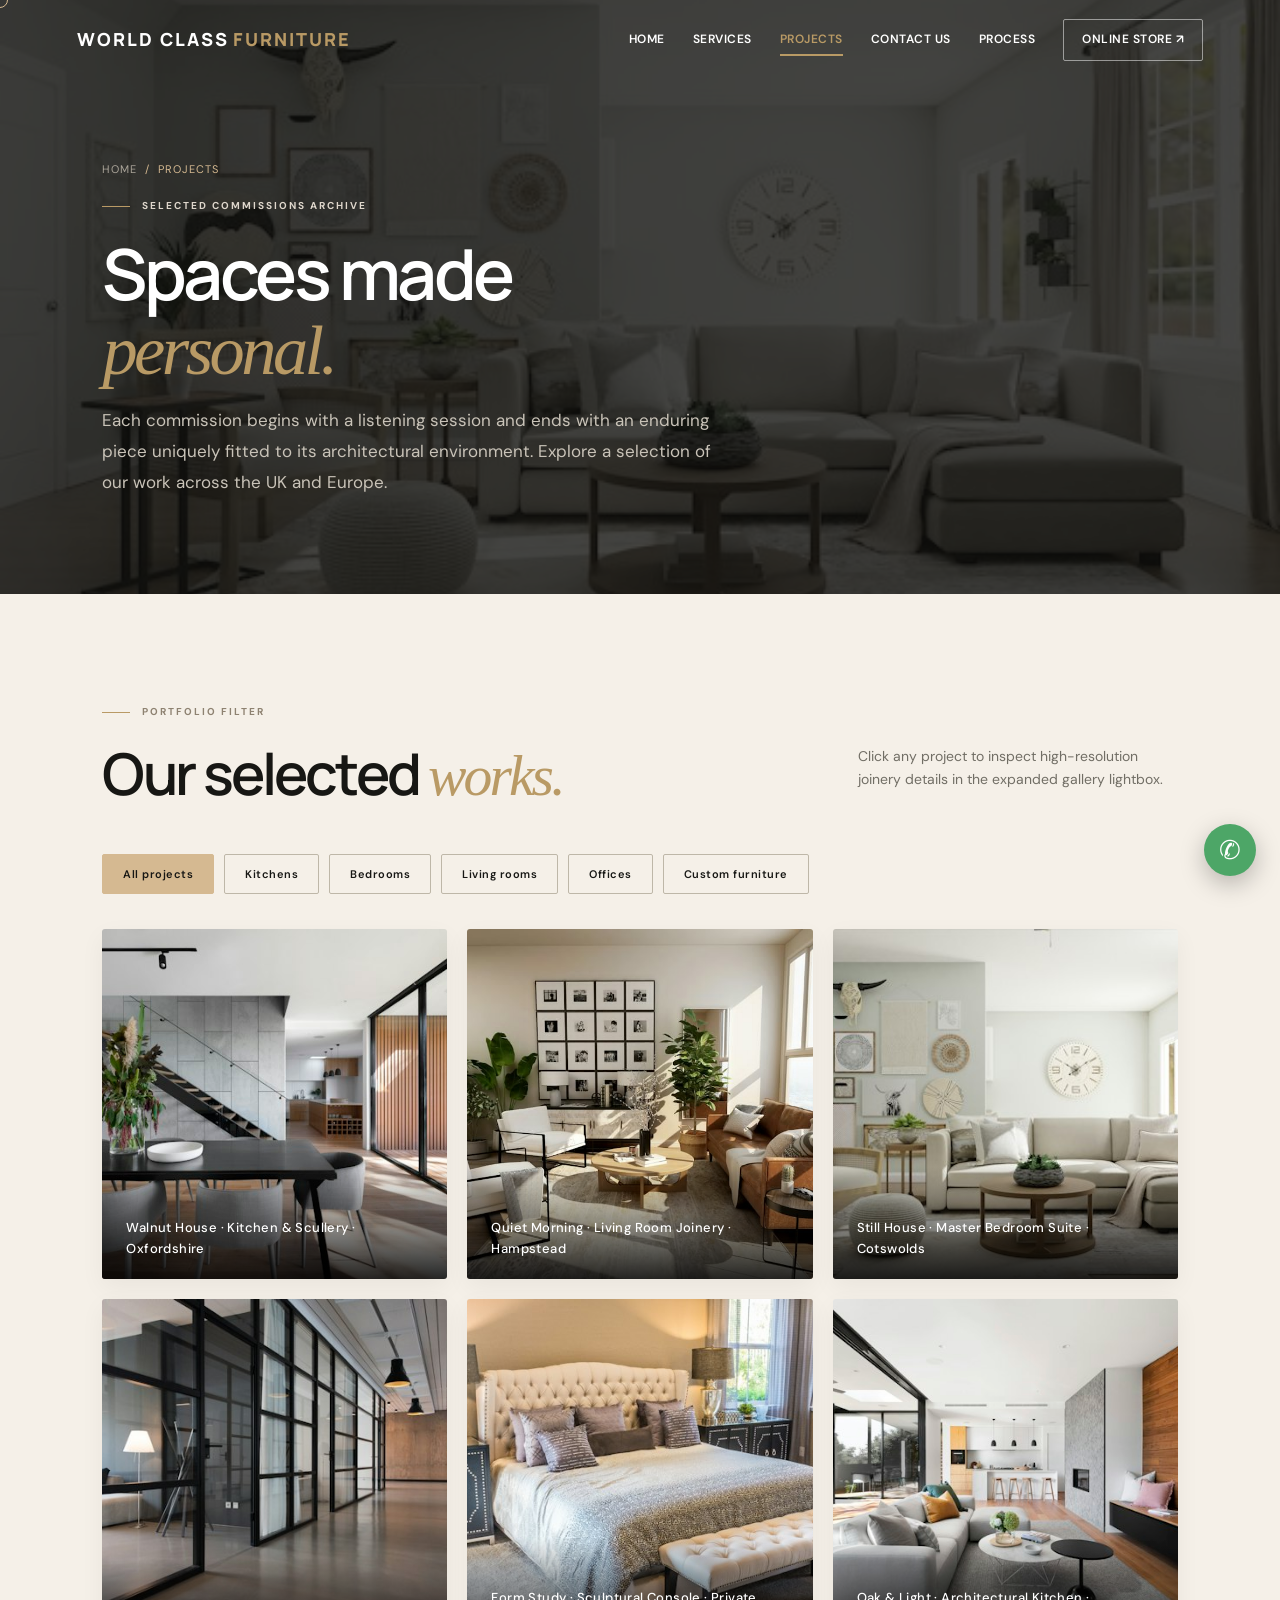
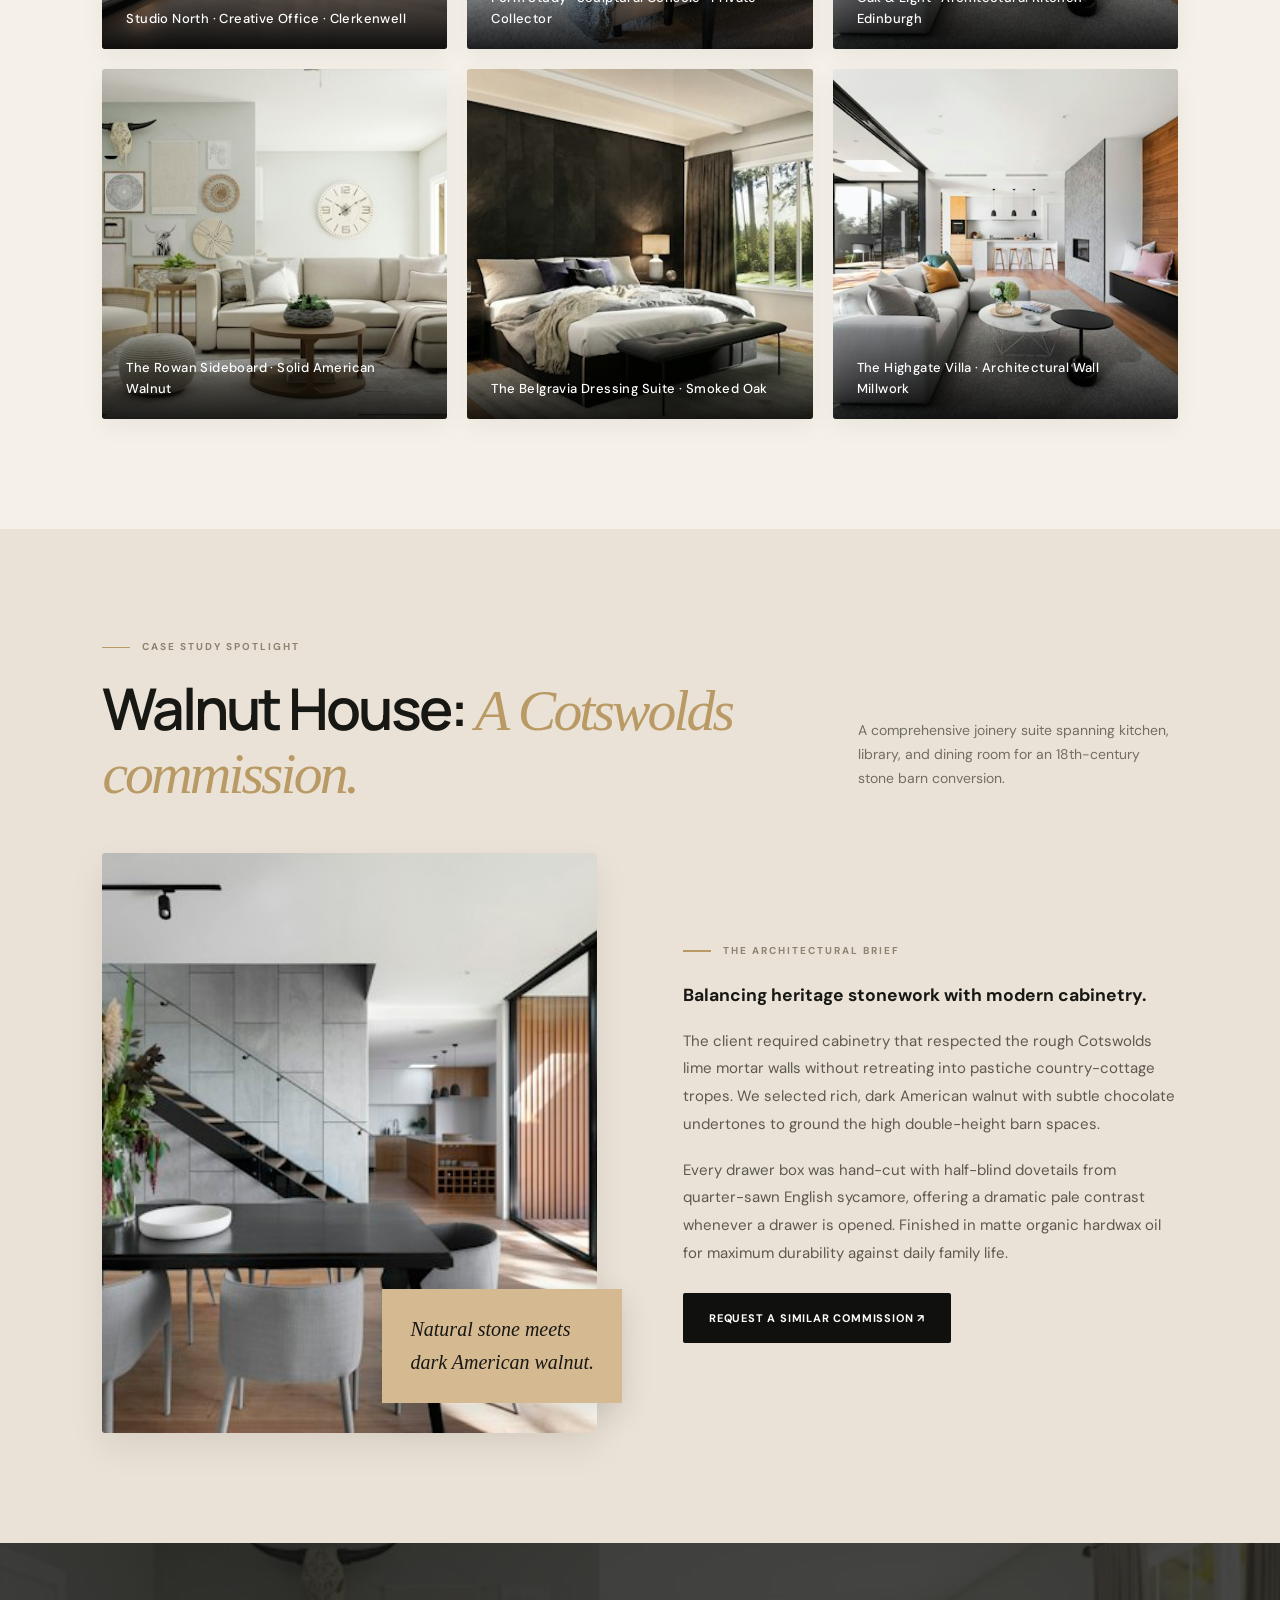
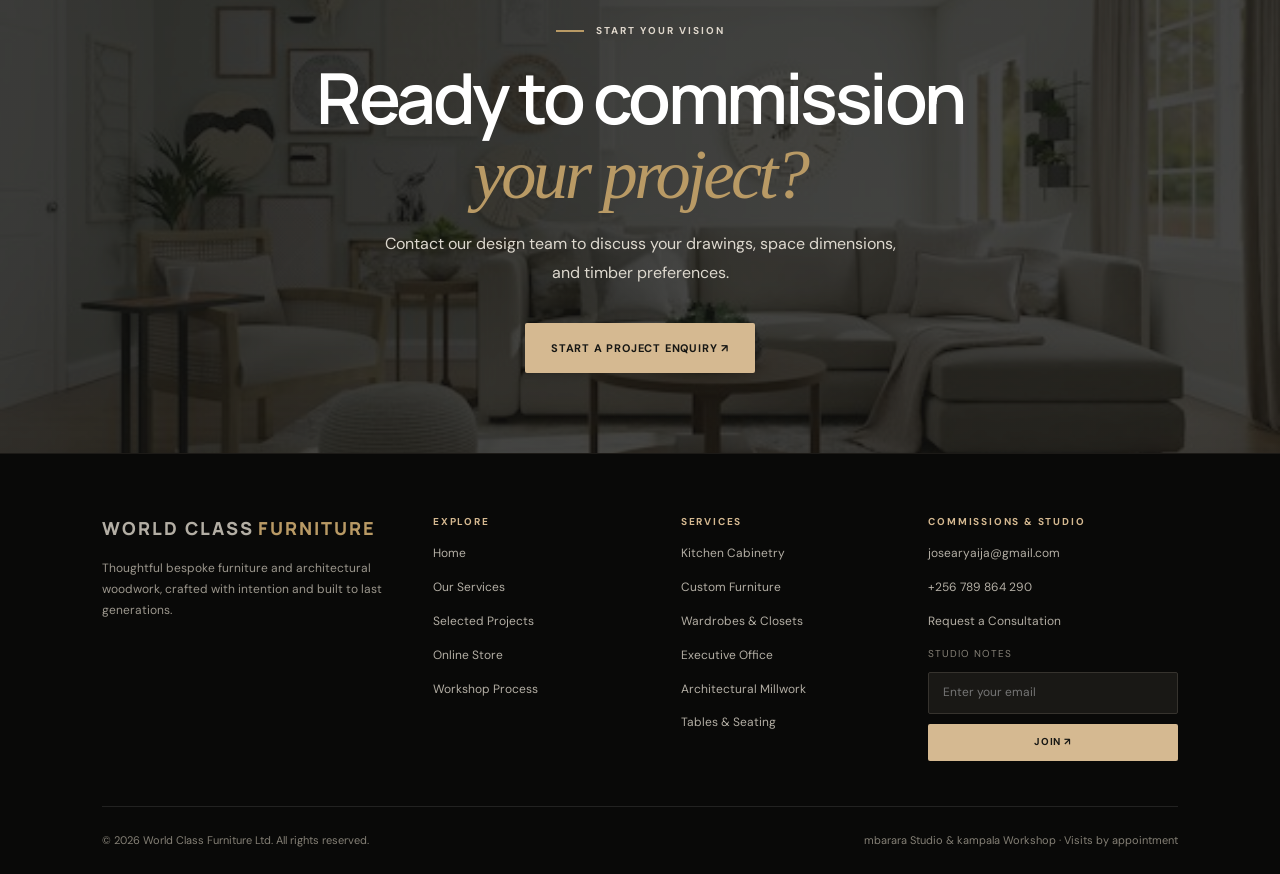
<file: projects.html>
<!doctype html>
<html lang="en">
<head>
  <meta charset="utf-8">
  <meta name="viewport" content="width=device-width,initial-scale=1">
  <meta name="description" content="Explore our portfolio of bespoke furniture, architectural cabinetry, and custom interior woodwork commissions.">
  <title>Selected Projects & Portfolio — World Class Furniture</title>
  <link rel="preconnect" href="https://fonts.googleapis.com">
  <link rel="preconnect" href="https://fonts.gstatic.com" crossorigin>
  <link href="https://fonts.googleapis.com/css2?family=DM+Sans:wght@400;500;600;700&family=Manrope:wght@400;500;600;700;800&display=swap" rel="stylesheet">
  <link rel="stylesheet" href="css/style.css">
</head>
<body>
  <div class="bar"></div>
  <div class="cursor"></div>

  <header>
    <a href="index.html" class="logo">WORLD CLASS <i>FURNITURE</i></a>
    <button class="menu" aria-label="Toggle navigation menu">☰</button>
    <nav>
      <a href="index.html">Home</a>
      <a href="services.html">Services</a>
      <a href="projects.html" class="active">Projects</a>
      <a href="contact.html">contact us</a>
      <a href="process.html">Process</a>
      <a class="quote-link" href="store.html">Online Store ↗</a>
    </nav>
  </header>

  <main>
    <section class="page-header">
      <div class="page-header-content">
        <div class="breadcrumbs">
          <a href="index.html">Home</a> <span>/</span> <span>Projects</span>
        </div>
        <div class="eyebrow light">SELECTED COMMISSIONS ARCHIVE</div>
        <h1>Spaces made<br><em>personal.</em></h1>
        <p>Each commission begins with a listening session and ends with an enduring piece uniquely fitted to its architectural environment. Explore a selection of our work across the UK and Europe.</p>
      </div>
    </section>

    <section class="portfolio section">
      <div class="headrow">
        <div>
          <div class="eyebrow">PORTFOLIO FILTER</div>
          <h2>Our selected <em>works.</em></h2>
        </div>
        <p>Click any project to inspect high-resolution joinery details in the expanded gallery lightbox.</p>
      </div>

      <div class="filters">
        <button class="filter active" data-cat="all">All projects</button>
        <button class="filter" data-cat="Kitchen">Kitchens</button>
        <button class="filter" data-cat="Bedroom">Bedrooms</button>
        <button class="filter" data-cat="Living">Living rooms</button>
        <button class="filter" data-cat="Office">Offices</button>
        <button class="filter" data-cat="Custom">Custom furniture</button>
      </div>

      <div class="project-grid">
        <div class="project" data-cat="Kitchen">
          <img loading="lazy" src="images/project-walnut-kitchen.jpg" alt="Walnut House · Bespoke Kitchen Cabinetry">
          <span>Walnut House · Kitchen & Scullery · Oxfordshire</span>
        </div>

        <div class="project" data-cat="Living">
          <img loading="lazy" src="images/project-living.jpg" alt="Quiet Morning · Low Profile Oak Credenza and Shelving">
          <span>Quiet Morning · Living Room Joinery · Hampstead</span>
        </div>

        <div class="project" data-cat="Bedroom">
          <img loading="lazy" src="images/project-bedroom.jpg" alt="Still House · Custom Headboard and Wardrobes">
          <span>Still House · Master Bedroom Suite · Cotswolds</span>
        </div>

        <div class="project" data-cat="Office">
          <img loading="lazy" src="images/project-office.jpg" alt="Studio North · Executive Walnut Desk and Wall Library">
          <span>Studio North · Creative Office · Clerkenwell</span>
        </div>

        <div class="project" data-cat="Custom">
          <img loading="lazy" src="images/project-custom.jpg" alt="Form Study · Sculptural Chamfered Console Table">
          <span>Form Study · Sculptural Console · Private Collector</span>
        </div>

        <div class="project" data-cat="Kitchen">
          <img loading="lazy" src="images/project-oak-kitchen.jpg" alt="Oak & Light · Quartersawn White Oak Kitchen">
          <span>Oak & Light · Architectural Kitchen · Edinburgh</span>
        </div>

        <div class="project" data-cat="Custom">
          <img loading="lazy" src="images/service-furniture.jpg" alt="Minimalist Walnut Sideboard with Dovetailed Joinery">
          <span>The Rowan Sideboard · Solid American Walnut</span>
        </div>

        <div class="project" data-cat="Bedroom">
          <img loading="lazy" src="images/service-bedroom.jpg" alt="Fluted Timber Built-in Wardrobes and Dressing Room">
          <span>The Belgravia Dressing Suite · Smoked Oak</span>
        </div>

        <div class="project" data-cat="Living">
          <img loading="lazy" src="images/service-interiors.jpg" alt="Architectural Wall Panelling and Concealed Jib Door">
          <span>The Highgate Villa · Architectural Wall Millwork</span>
        </div>
      </div>
    </section>

    <section class="section section-muted">
      <div class="headrow">
        <div>
          <div class="eyebrow">CASE STUDY SPOTLIGHT</div>
          <h2>Walnut House: <em>A Cotswolds commission.</em></h2>
        </div>
        <p>A comprehensive joinery suite spanning kitchen, library, and dining room for an 18th-century stone barn conversion.</p>
      </div>

      <div class="about" style="align-items: center;">
        <div class="about-photo">
          <img loading="lazy" src="images/project-walnut-kitchen.jpg" alt="Walnut House kitchen cabinetry detail">
          <div class="photo-note">Natural stone meets<br>dark American walnut.</div>
        </div>
        <div class="about-copy">
          <div class="eyebrow">THE ARCHITECTURAL BRIEF</div>
          <h3>Balancing heritage stonework with modern cabinetry.</h3>
          <p>The client required cabinetry that respected the rough Cotswolds lime mortar walls without retreating into pastiche country-cottage tropes. We selected rich, dark American walnut with subtle chocolate undertones to ground the high double-height barn spaces.</p>
          <p>Every drawer box was hand-cut with half-blind dovetails from quarter-sawn English sycamore, offering a dramatic pale contrast whenever a drawer is opened. Finished in matte organic hardwax oil for maximum durability against daily family life.</p>
          <div style="margin-top: 25px;">
            <a href="contact.html" class="btn btn-dark">REQUEST A SIMILAR COMMISSION ↗</a>
          </div>
        </div>
      </div>
    </section>

    <section class="cta">
      <div>
        <div class="eyebrow light" style="justify-content:center">START YOUR VISION</div>
        <h2>Ready to commission<br><em>your project?</em></h2>
        <p>Contact our design team to discuss your drawings, space dimensions, and timber preferences.</p>
        <a href="contact.html" class="btn">START A PROJECT ENQUIRY ↗</a>
      </div>
    </section>
  </main>

  <footer class="footer">
    <div class="foot-top">
      <div>
        <a href="index.html" class="logo">WORLD CLASS <i>FURNITURE</i></a>
        <p>Thoughtful bespoke furniture and architectural woodwork, crafted with intention and built to last generations.</p>
      </div>
      <div>
        <b>EXPLORE</b>
        <a href="index.html">Home</a>
        <a href="services.html">Our Services</a>
        <a href="projects.html">Selected Projects</a>
        <a href="store.html">Online Store</a>
        <a href="process.html">Workshop Process</a>
      </div>
      <div>
        <b>SERVICES</b>
        <a href="services.html#kitchens">Kitchen Cabinetry</a>
        <a href="services.html#furniture">Custom Furniture</a>
        <a href="services.html#wardrobes">Wardrobes & Closets</a>
        <a href="services.html#office">Executive Office</a>
        <a href="services.html#architectural">Architectural Millwork</a>
        <a href="services.html#dining">Tables & Seating</a>
      </div>
      <div>
        <b>COMMISSIONS & STUDIO</b>
        <a href="mailto:josearyaija@gmail.com">josearyaija@gmail.com</a>
        <a href="tel:+256789864290">+256 789 864 290</a>
        <a href="contact.html">Request a Consultation</a>
        <form id="newsletter">
          <label style="font-size:10px;text-transform:uppercase;color:#858076;letter-spacing:1px;">Studio Notes</label>
          <input type="email" required placeholder="Enter your email">
          <button class="btn btn-sm" type="submit">JOIN ↗</button>
        </form>
      </div>
    </div>
    <div class="foot-bottom">
      <span>© 2026 World Class Furniture Ltd. All rights reserved.</span>
      <span>mbarara Studio & kampala Workshop · Visits by appointment</span>
    </div>
  </footer>

  <a class="whats" href="https://wa.me/256789864290?text=Hello%2C%20I%27d%20like%20to%20discuss%20a%20custom%20woodworking%20project" target="_blank" rel="noopener" aria-label="WhatsApp">✆</a>
  <button class="top" aria-label="Back to top">↑</button>

  <div class="modal" id="modal">
    <button aria-label="Close">×</button>
    <img alt="Expanded project photograph">
  </div>

  <script src="js/main.js"></script>
</body>
</html>
</file>
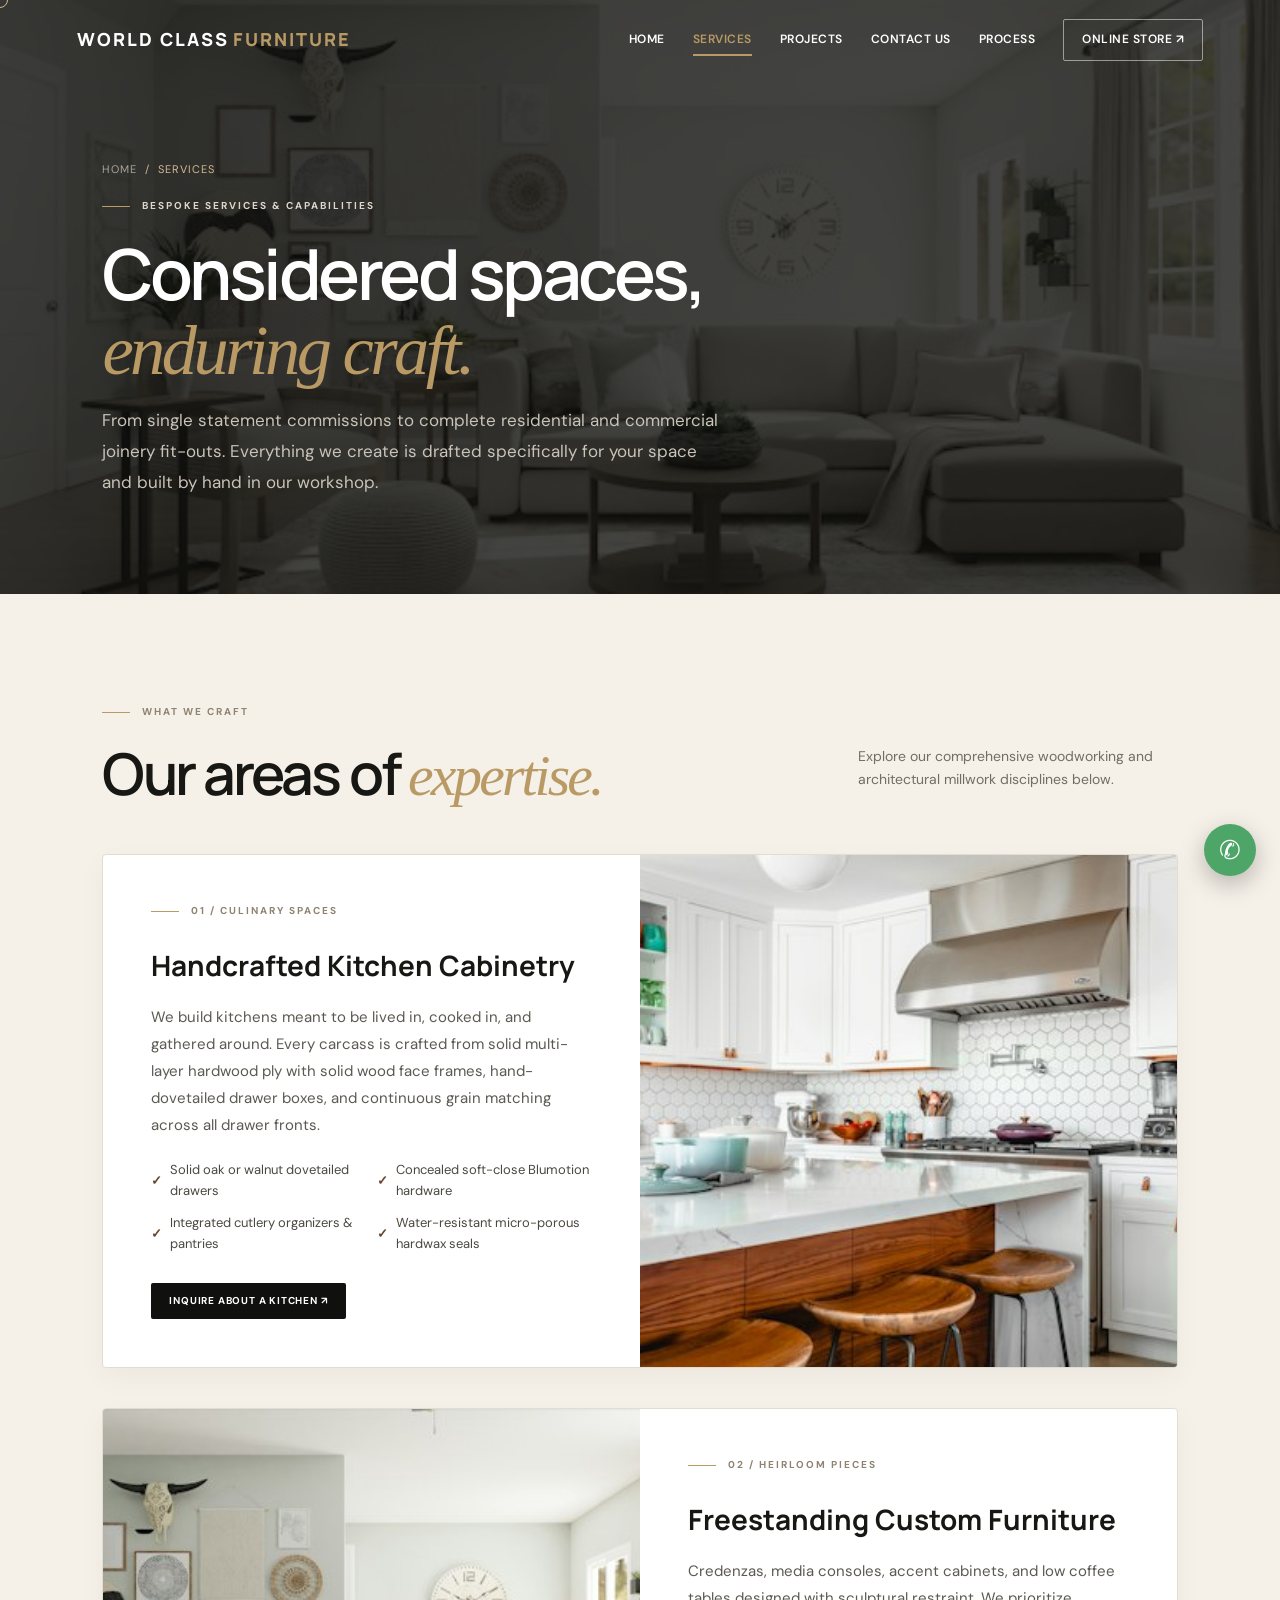
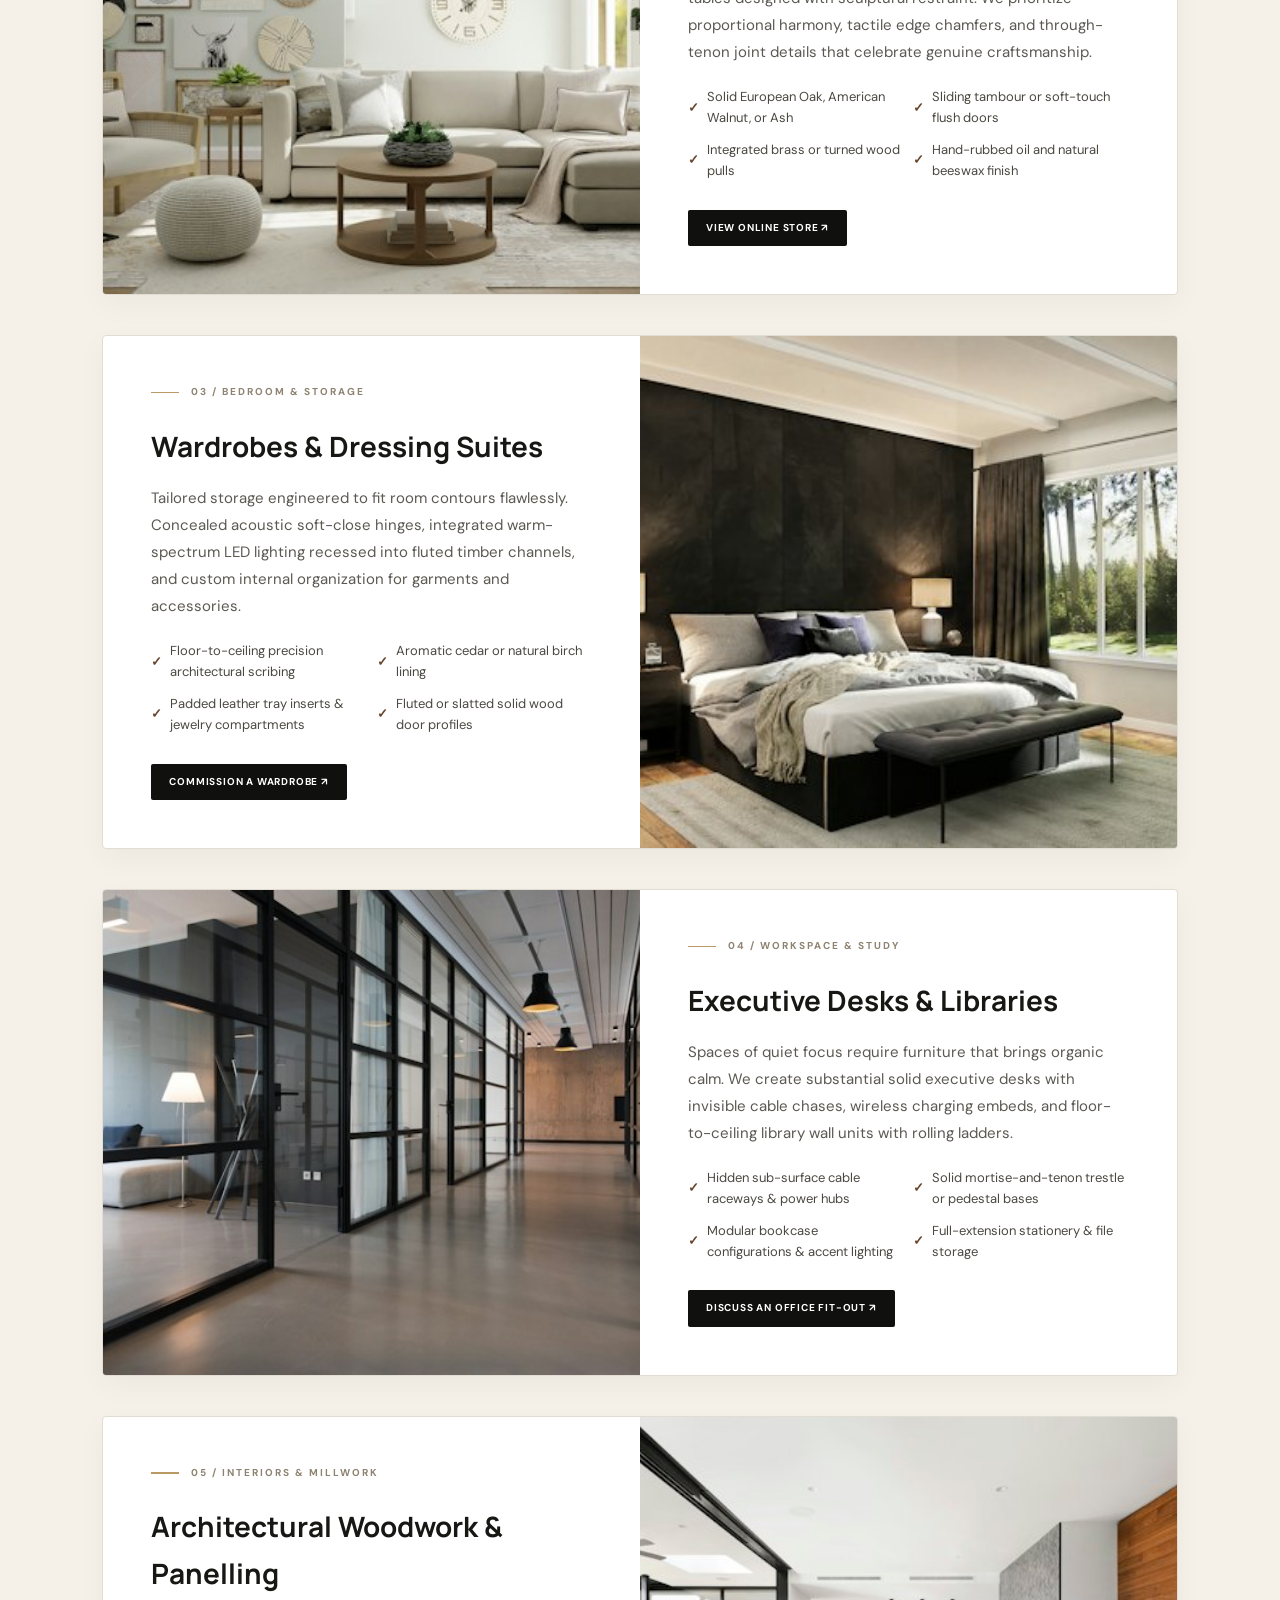
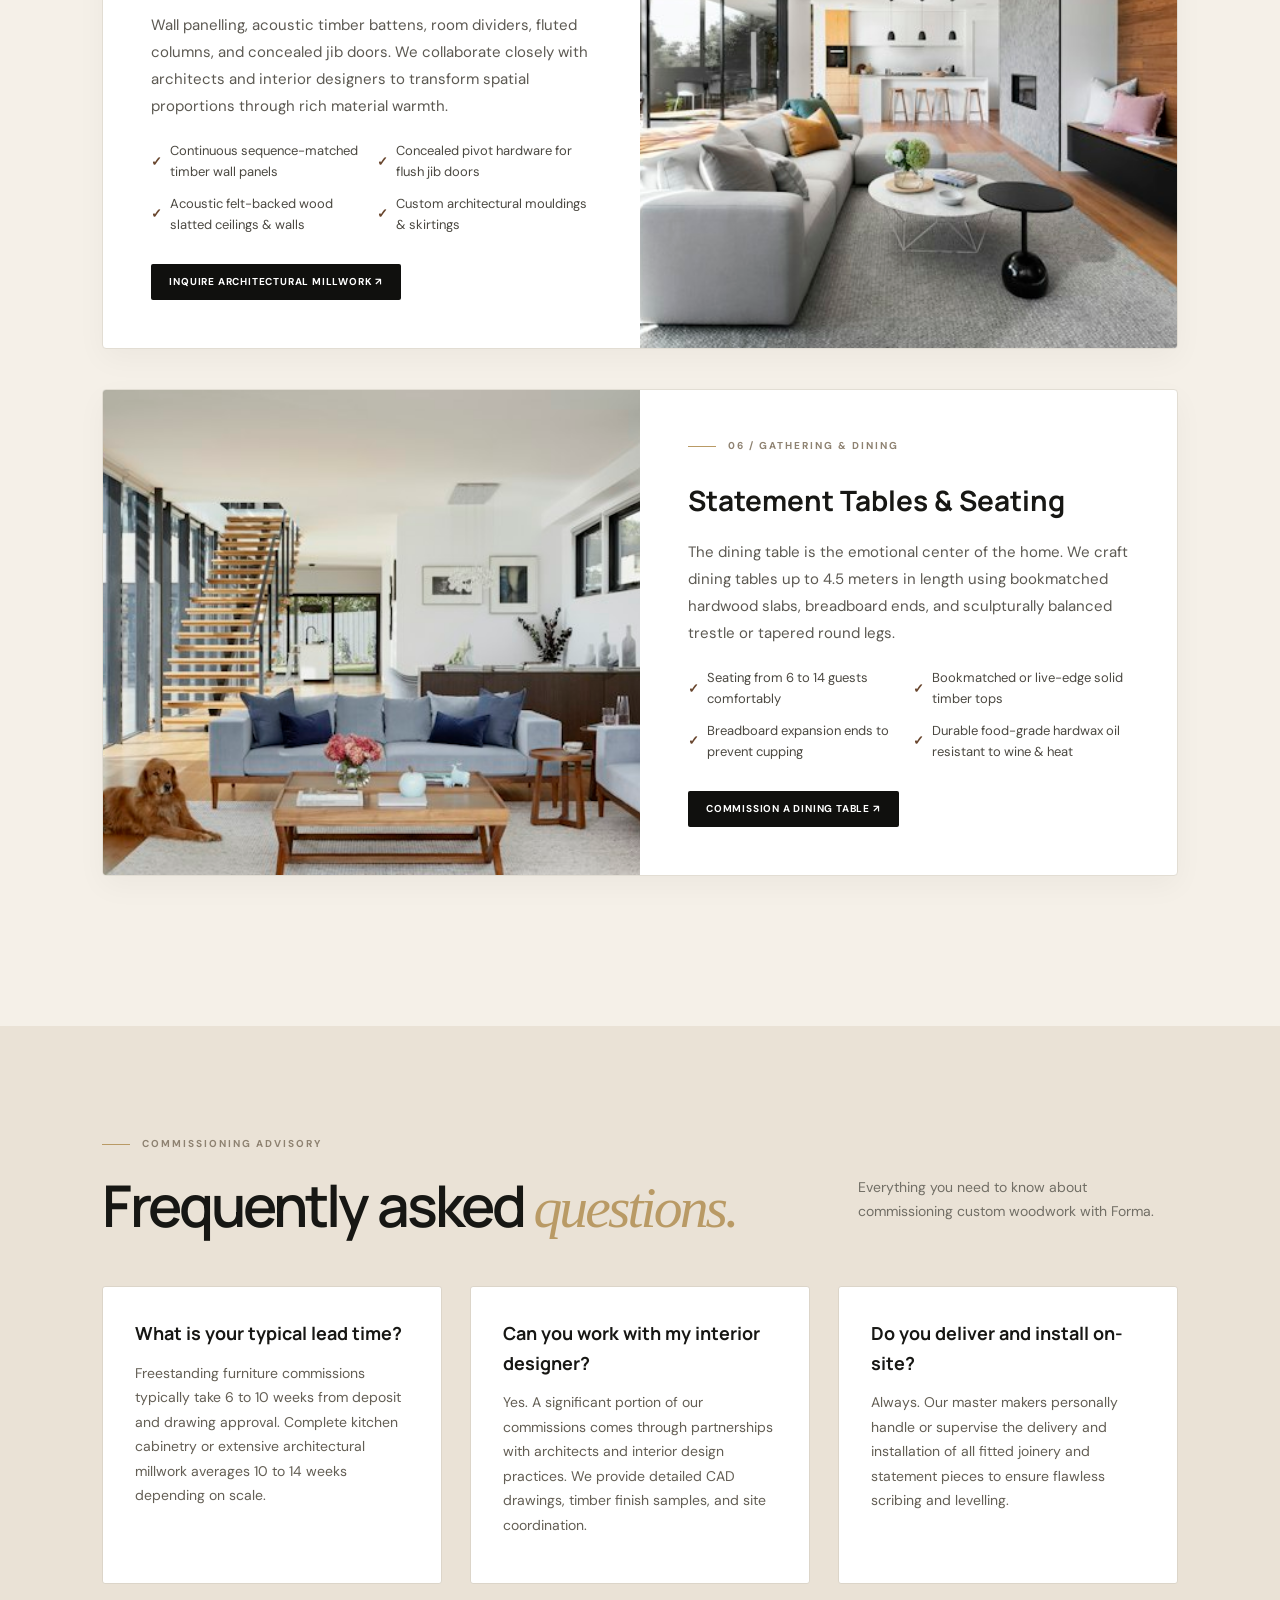
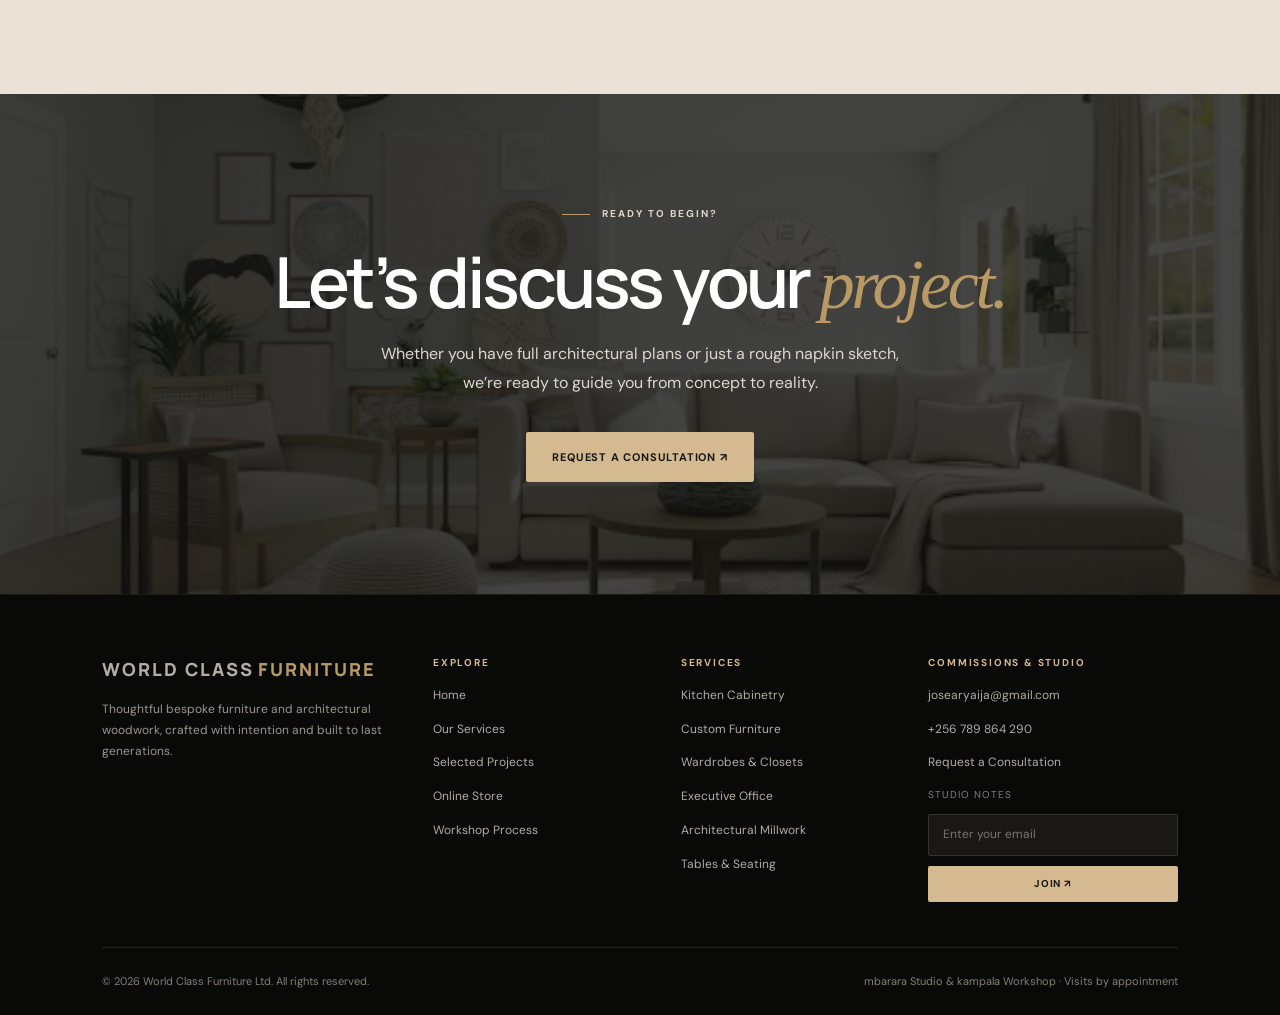
<file: services.html>
<!doctype html>
<html lang="en">
<head>
  <meta charset="utf-8">
  <meta name="viewport" content="width=device-width,initial-scale=1">
  <meta name="description" content="Explore our bespoke woodworking services: handmade kitchens, custom cabinetry, wardrobes, office furniture, and architectural millwork.">
  <title>Services & Capabilities — World Class Furniture</title>
  <link rel="preconnect" href="https://fonts.googleapis.com">
  <link rel="preconnect" href="https://fonts.gstatic.com" crossorigin>
  <link href="https://fonts.googleapis.com/css2?family=DM+Sans:wght@400;500;600;700&family=Manrope:wght@400;500;600;700;800&display=swap" rel="stylesheet">
  <link rel="stylesheet" href="css/style.css">
</head>
<body>
  <div class="bar"></div>
  <div class="cursor"></div>

  <header>
    <a href="index.html" class="logo">WORLD CLASS <i>FURNITURE</i></a>
    <button class="menu" aria-label="Toggle navigation menu">☰</button>
    <nav>
      <a href="index.html">Home</a>
      <a href="services.html" class="active">Services</a>
      <a href="projects.html">Projects</a>
      <a href="contact.html">contact us</a>
      <a href="process.html">Process</a>
      <a class="quote-link" href="store.html">Online Store ↗</a>
    </nav>
  </header>

  <main>
    <section class="page-header">
      <div class="page-header-content">
        <div class="breadcrumbs">
          <a href="index.html">Home</a> <span>/</span> <span>Services</span>
        </div>
        <div class="eyebrow light">BESPOKE SERVICES & CAPABILITIES</div>
        <h1>Considered spaces,<br><em>enduring craft.</em></h1>
        <p>From single statement commissions to complete residential and commercial joinery fit-outs. Everything we create is drafted specifically for your space and built by hand in our workshop.</p>
      </div>
    </section>

    <section class="section">
      <div class="headrow">
        <div>
          <div class="eyebrow">WHAT WE CRAFT</div>
          <h2>Our areas of <em>expertise.</em></h2>
        </div>
        <p>Explore our comprehensive woodworking and architectural millwork disciplines below.</p>
      </div>

      <article class="service-detail-card" id="kitchens">
        <div class="service-detail-img">
          <img loading="lazy" src="images/service-kitchen.jpg" alt="Bespoke solid oak kitchen cabinetry and marble island">
        </div>
        <div class="service-detail-body">
          <div class="eyebrow">01 / CULINARY SPACES</div>
          <h3>Handcrafted Kitchen Cabinetry</h3>
          <p>We build kitchens meant to be lived in, cooked in, and gathered around. Every carcass is crafted from solid multi-layer hardwood ply with solid wood face frames, hand-dovetailed drawer boxes, and continuous grain matching across all drawer fronts.</p>
          <ul class="service-features">
            <li>Solid oak or walnut dovetailed drawers</li>
            <li>Concealed soft-close Blumotion hardware</li>
            <li>Integrated cutlery organizers & pantries</li>
            <li>Water-resistant micro-porous hardwax seals</li>
          </ul>
          <div>
            <a href="contact.html" class="btn btn-dark btn-sm">INQUIRE ABOUT A KITCHEN ↗</a>
          </div>
        </div>
      </article>

      <article class="service-detail-card" id="furniture">
        <div class="service-detail-img">
          <img loading="lazy" src="images/service-furniture.jpg" alt="Handcrafted walnut sideboard and console table">
        </div>
        <div class="service-detail-body">
          <div class="eyebrow">02 / HEIRLOOM PIECES</div>
          <h3>Freestanding Custom Furniture</h3>
          <p>Credenzas, media consoles, accent cabinets, and low coffee tables designed with sculptural restraint. We prioritize proportional harmony, tactile edge chamfers, and through-tenon joint details that celebrate genuine craftsmanship.</p>
          <ul class="service-features">
            <li>Solid European Oak, American Walnut, or Ash</li>
            <li>Sliding tambour or soft-touch flush doors</li>
            <li>Integrated brass or turned wood pulls</li>
            <li>Hand-rubbed oil and natural beeswax finish</li>
          </ul>
          <div>
            <a href="store.html" class="btn btn-dark btn-sm">VIEW ONLINE STORE ↗</a>
          </div>
        </div>
      </article>

      <article class="service-detail-card" id="wardrobes">
        <div class="service-detail-img">
          <img loading="lazy" src="images/service-bedroom.jpg" alt="Floor-to-ceiling built-in wardrobe in natural timber">
        </div>
        <div class="service-detail-body">
          <div class="eyebrow">03 / BEDROOM & STORAGE</div>
          <h3>Wardrobes & Dressing Suites</h3>
          <p>Tailored storage engineered to fit room contours flawlessly. Concealed acoustic soft-close hinges, integrated warm-spectrum LED lighting recessed into fluted timber channels, and custom internal organization for garments and accessories.</p>
          <ul class="service-features">
            <li>Floor-to-ceiling precision architectural scribing</li>
            <li>Aromatic cedar or natural birch lining</li>
            <li>Padded leather tray inserts & jewelry compartments</li>
            <li>Fluted or slatted solid wood door profiles</li>
          </ul>
          <div>
            <a href="contact.html" class="btn btn-dark btn-sm">COMMISSION A WARDROBE ↗</a>
          </div>
        </div>
      </article>

      <article class="service-detail-card" id="office">
        <div class="service-detail-img">
          <img loading="lazy" src="images/service-office.jpg" alt="Solid timber executive executive desk and library shelving">
        </div>
        <div class="service-detail-body">
          <div class="eyebrow">04 / WORKSPACE & STUDY</div>
          <h3>Executive Desks & Libraries</h3>
          <p>Spaces of quiet focus require furniture that brings organic calm. We create substantial solid executive desks with invisible cable chases, wireless charging embeds, and floor-to-ceiling library wall units with rolling ladders.</p>
          <ul class="service-features">
            <li>Hidden sub-surface cable raceways & power hubs</li>
            <li>Solid mortise-and-tenon trestle or pedestal bases</li>
            <li>Modular bookcase configurations & accent lighting</li>
            <li>Full-extension stationery & file storage</li>
          </ul>
          <div>
            <a href="contact.html" class="btn btn-dark btn-sm">DISCUSS AN OFFICE FIT-OUT ↗</a>
          </div>
        </div>
      </article>

      <article class="service-detail-card" id="architectural">
        <div class="service-detail-img">
          <img loading="lazy" src="images/service-interiors.jpg" alt="Architectural timber wall panelling and integrated concealed door">
        </div>
        <div class="service-detail-body">
          <div class="eyebrow">05 / INTERIORS & MILLWORK</div>
          <h3>Architectural Woodwork & Panelling</h3>
          <p>Wall panelling, acoustic timber battens, room dividers, fluted columns, and concealed jib doors. We collaborate closely with architects and interior designers to transform spatial proportions through rich material warmth.</p>
          <ul class="service-features">
            <li>Continuous sequence-matched timber wall panels</li>
            <li>Concealed pivot hardware for flush jib doors</li>
            <li>Acoustic felt-backed wood slatted ceilings & walls</li>
            <li>Custom architectural mouldings & skirtings</li>
          </ul>
          <div>
            <a href="contact.html" class="btn btn-dark btn-sm">INQUIRE ARCHITECTURAL MILLWORK ↗</a>
          </div>
        </div>
      </article>

      <article class="service-detail-card" id="dining">
        <div class="service-detail-img">
          <img loading="lazy" src="images/service-dining.jpg" alt="Bespoke solid timber dining table and dining chairs">
        </div>
        <div class="service-detail-body">
          <div class="eyebrow">06 / GATHERING & DINING</div>
          <h3>Statement Tables & Seating</h3>
          <p>The dining table is the emotional center of the home. We craft dining tables up to 4.5 meters in length using bookmatched hardwood slabs, breadboard ends, and sculpturally balanced trestle or tapered round legs.</p>
          <ul class="service-features">
            <li>Seating from 6 to 14 guests comfortably</li>
            <li>Bookmatched or live-edge solid timber tops</li>
            <li>Breadboard expansion ends to prevent cupping</li>
            <li>Durable food-grade hardwax oil resistant to wine & heat</li>
          </ul>
          <div>
            <a href="contact.html" class="btn btn-dark btn-sm">COMMISSION A DINING TABLE ↗</a>
          </div>
        </div>
      </article>
    </section>

    <section class="section section-muted">
      <div class="headrow">
        <div>
          <div class="eyebrow">COMMISSIONING ADVISORY</div>
          <h2>Frequently asked <em>questions.</em></h2>
        </div>
        <p>Everything you need to know about commissioning custom woodwork with Forma.</p>
      </div>

      <div style="display:grid; grid-template-columns: repeat(auto-fit, minmax(320px, 1fr)); gap: 28px;">
        <div style="background:var(--white); padding:32px; border-radius:3px; border:1px solid #dcd5c9;">
          <h4 style="font-family:var(--display); font-size:18px; margin-bottom:12px;">What is your typical lead time?</h4>
          <p style="color:#635e54; font-size:14px; line-height:1.75;">Freestanding furniture commissions typically take 6 to 10 weeks from deposit and drawing approval. Complete kitchen cabinetry or extensive architectural millwork averages 10 to 14 weeks depending on scale.</p>
        </div>

        <div style="background:var(--white); padding:32px; border-radius:3px; border:1px solid #dcd5c9;">
          <h4 style="font-family:var(--display); font-size:18px; margin-bottom:12px;">Can you work with my interior designer?</h4>
          <p style="color:#635e54; font-size:14px; line-height:1.75;">Yes. A significant portion of our commissions comes through partnerships with architects and interior design practices. We provide detailed CAD drawings, timber finish samples, and site coordination.</p>
        </div>

        <div style="background:var(--white); padding:32px; border-radius:3px; border:1px solid #dcd5c9;">
          <h4 style="font-family:var(--display); font-size:18px; margin-bottom:12px;">Do you deliver and install on-site?</h4>
          <p style="color:#635e54; font-size:14px; line-height:1.75;">Always. Our master makers personally handle or supervise the delivery and installation of all fitted joinery and statement pieces to ensure flawless scribing and levelling.</p>
        </div>
      </div>
    </section>

    <section class="cta">
      <div>
        <div class="eyebrow light" style="justify-content:center">READY TO BEGIN?</div>
        <h2>Let’s discuss your <em>project.</em></h2>
        <p>Whether you have full architectural plans or just a rough napkin sketch, we’re ready to guide you from concept to reality.</p>
        <a href="contact.html" class="btn">REQUEST A CONSULTATION ↗</a>
      </div>
    </section>
  </main>
  
  <footer class="footer">
    <div class="foot-top">
      <div>
        <a href="index.html" class="logo">WORLD CLASS <i>FURNITURE</i></a>
        <p>Thoughtful bespoke furniture and architectural woodwork, crafted with intention and built to last generations.</p>
      </div>
      <div>
        <b>EXPLORE</b>
        <a href="index.html">Home</a>
        <a href="services.html">Our Services</a>
        <a href="projects.html">Selected Projects</a>
        <a href="store.html">Online Store</a>
        <a href="process.html">Workshop Process</a>
      </div>
      <div>
        <b>SERVICES</b>
        <a href="services.html#kitchens">Kitchen Cabinetry</a>
        <a href="services.html#furniture">Custom Furniture</a>
        <a href="services.html#wardrobes">Wardrobes & Closets</a>
        <a href="services.html#office">Executive Office</a>
        <a href="services.html#architectural">Architectural Millwork</a>
        <a href="services.html#dining">Tables & Seating</a>
      </div>
      <div>
        <b>COMMISSIONS & STUDIO</b>
        <a href="mailto:josearyaija@gmail.com">josearyaija@gmail.com</a>
        <a href="tel:+256789864290">+256 789 864 290</a>
        <a href="contact.html">Request a Consultation</a>
        <form id="newsletter">
          <label style="font-size:10px;text-transform:uppercase;color:#858076;letter-spacing:1px;">Studio Notes</label>
          <input type="email" required placeholder="Enter your email">
          <button class="btn btn-sm" type="submit">JOIN ↗</button>
        </form>
      </div>
    </div>
    <div class="foot-bottom">
      <span>© 2026 World Class Furniture Ltd. All rights reserved.</span>
      <span>mbarara Studio & kampala Workshop · Visits by appointment</span>
    </div>
  </footer>

  <a class="whats" href="https://wa.me/256789864290?text=Hello%2C%20I%27d%20like%20to%20discuss%20a%20custom%20woodworking%20project" target="_blank" rel="noopener" aria-label="WhatsApp">✆</a>
  <button class="top" aria-label="Back to top">↑</button>

  <div class="modal" id="modal">
    <button aria-label="Close">×</button>
    <img alt="Expanded photograph">
  </div>

  <script src="js/main.js"></script>
</body>
</html>
</file>
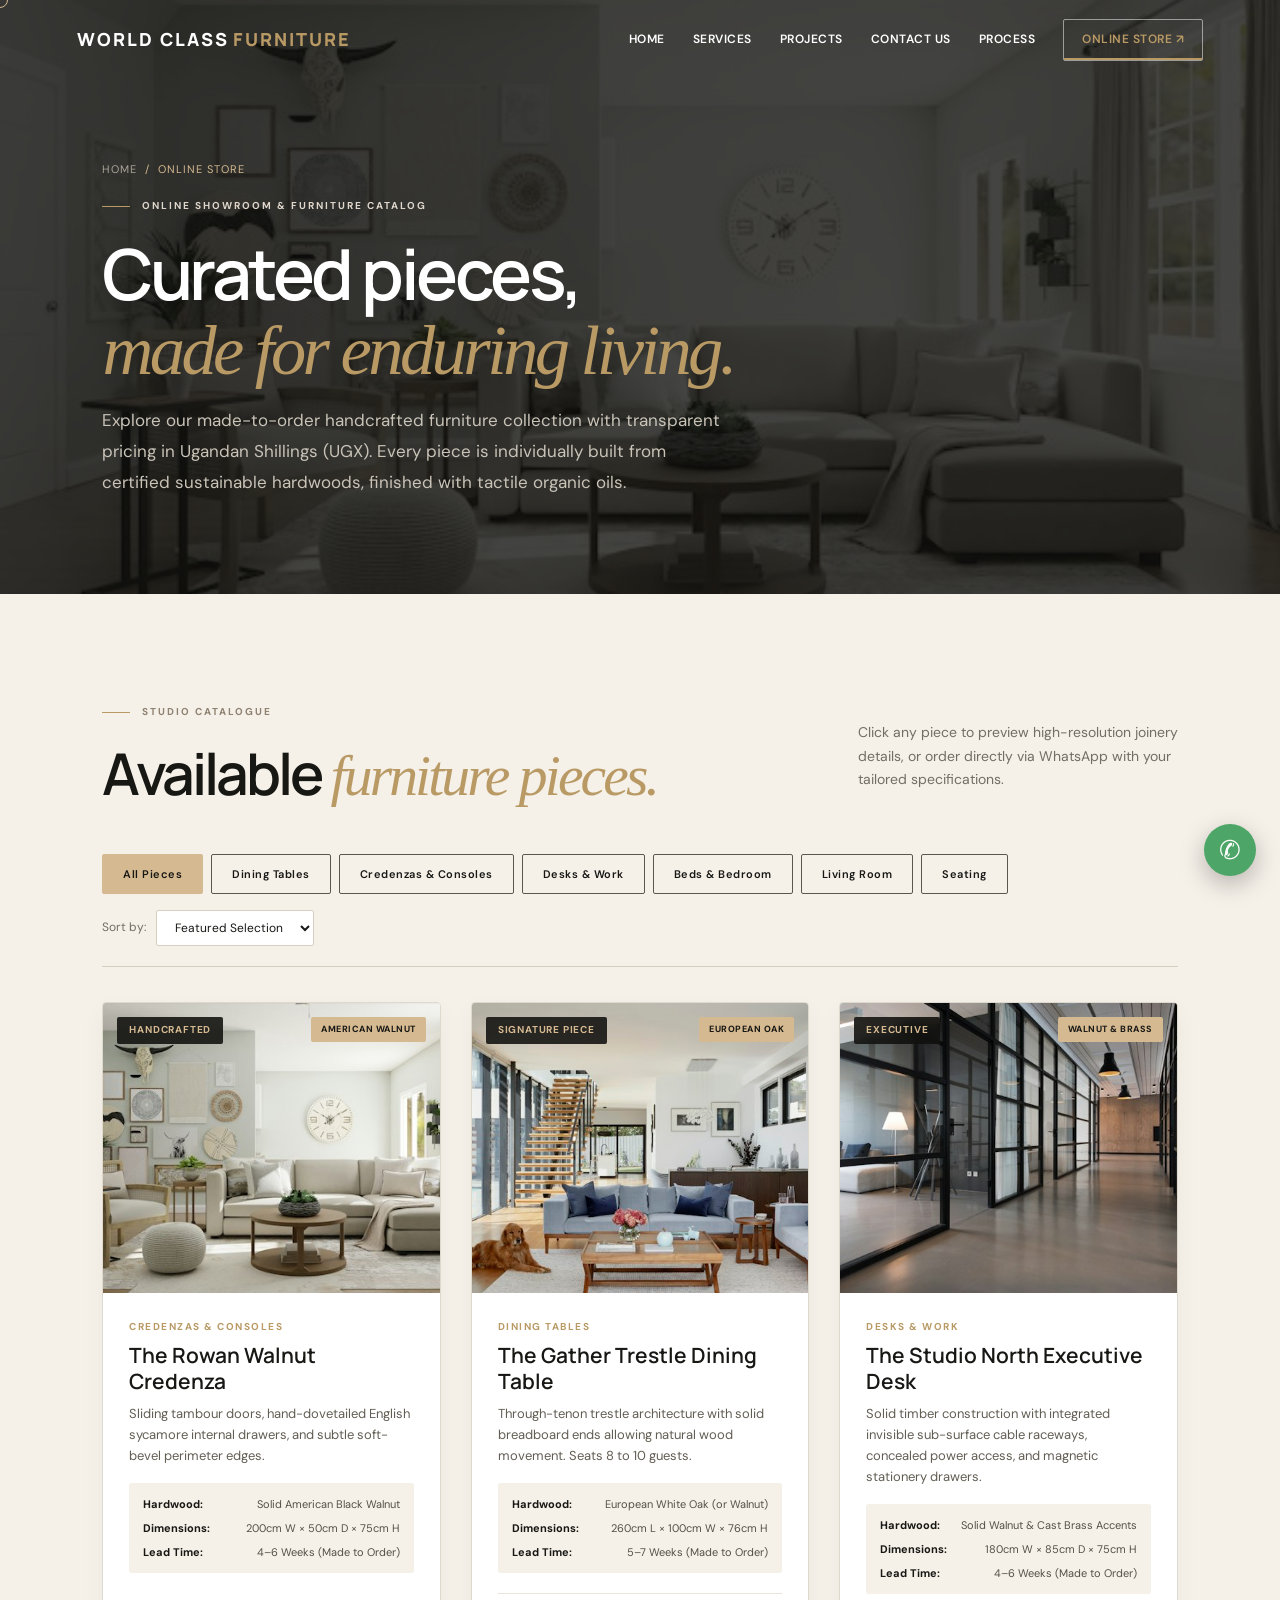
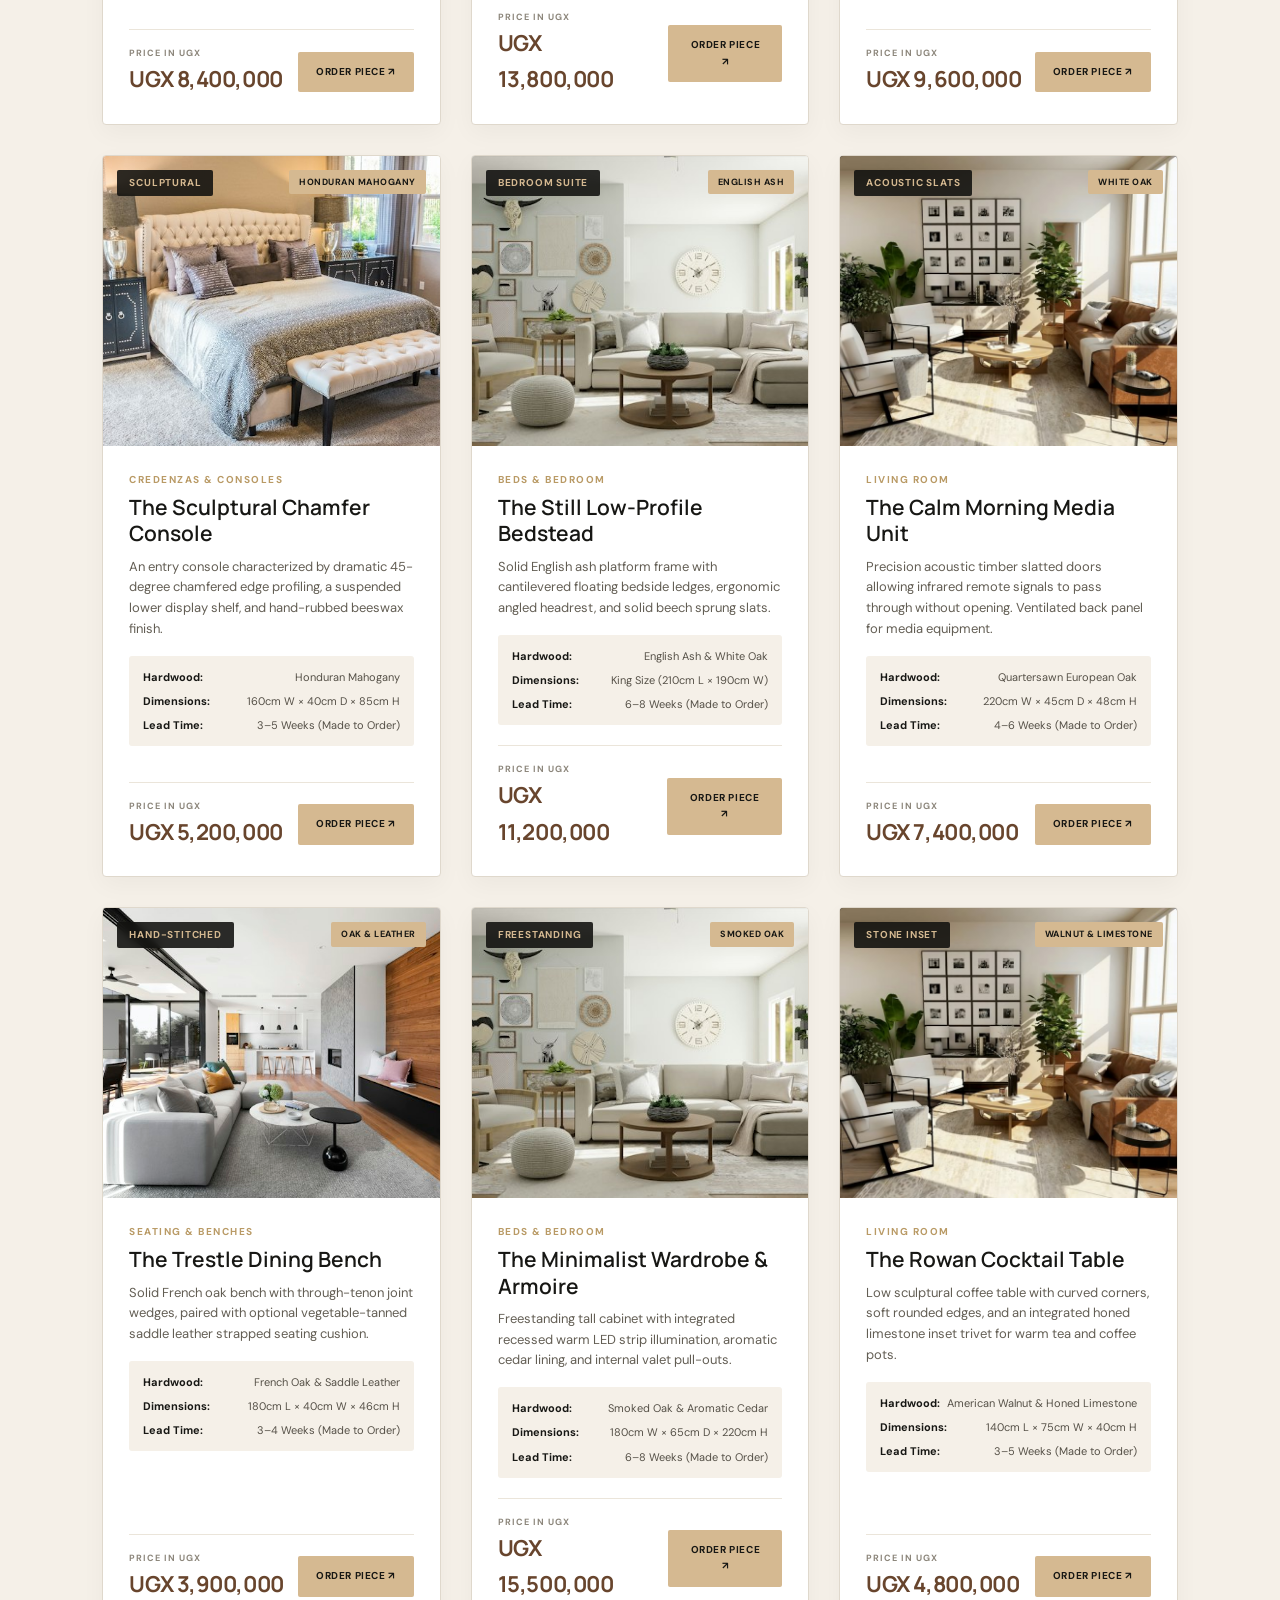
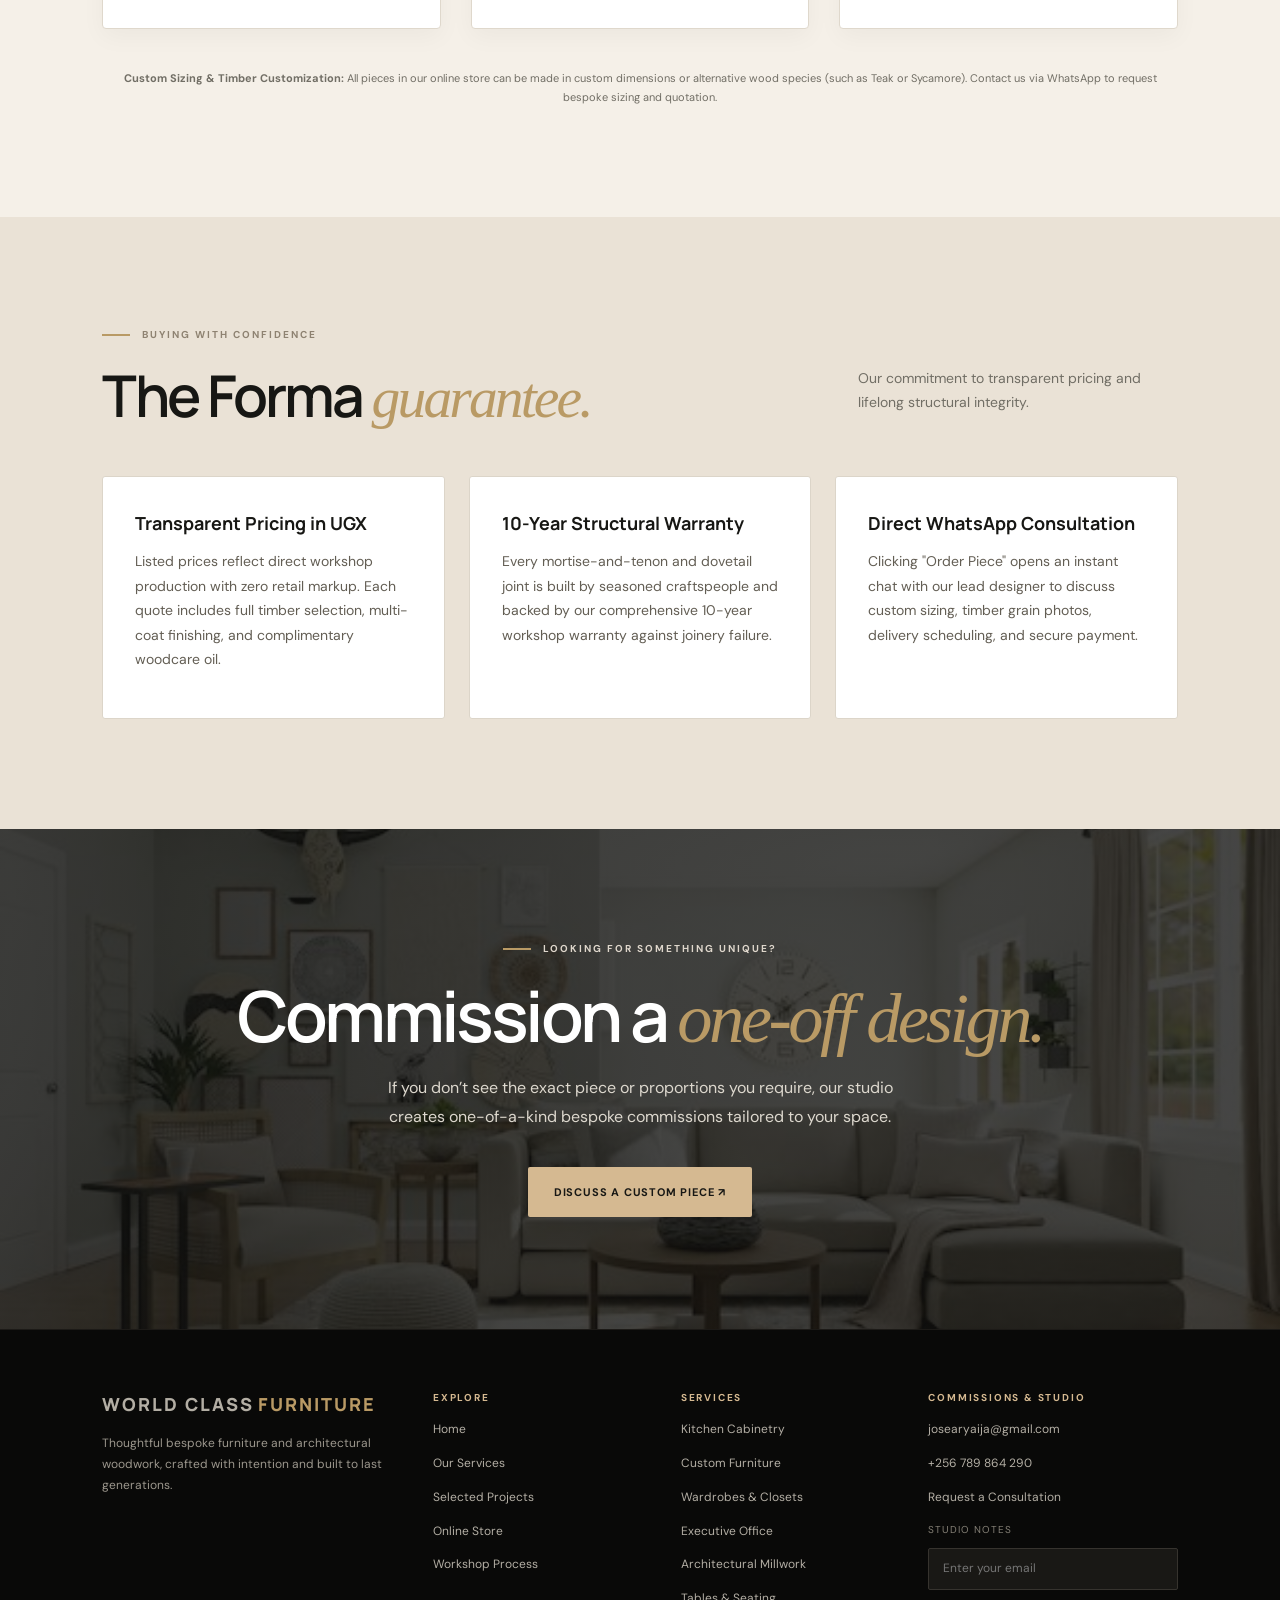
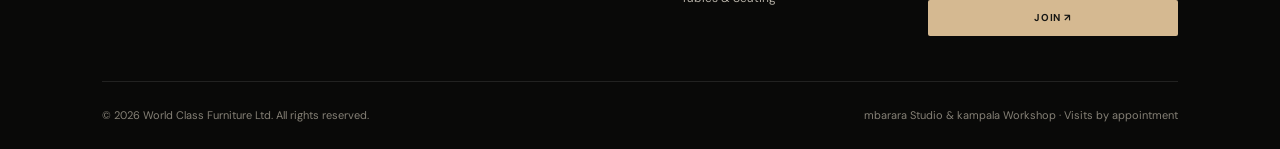
<file: store.html>
<!doctype html>
<html lang="en">
<head>
  <meta charset="utf-8">
  <meta name="viewport" content="width=device-width,initial-scale=1">
  <meta name="description" content="Browse World Class Furniture's online furniture showroom. Handcrafted bespoke tables, credenzas, desks, and seating with transparent pricing in UGX.">
  <title>Online Store — World Class Furniture</title>
  <link rel="preconnect" href="https://fonts.googleapis.com">
  <link rel="preconnect" href="https://fonts.gstatic.com" crossorigin>
  <link href="https://fonts.googleapis.com/css2?family=DM+Sans:wght@400;500;600;700&family=Manrope:wght@400;500;600;700;800&display=swap" rel="stylesheet">
  <link rel="stylesheet" href="css/style.css">
</head>
<body>
  <div class="bar"></div>
  <div class="cursor"></div>

  <header>
    <a href="index.html" class="logo">WORLD CLASS <i>FURNITURE</i></a>
    <button class="menu" aria-label="Toggle navigation menu">☰</button>
    <nav>
      <a href="index.html">Home</a>
      <a href="services.html">Services</a>
      <a href="projects.html">Projects</a>
      <a href="contact.html">contact us</a>
      <a href="process.html">Process</a>
      <a class="quote-link active" href="store.html">Online Store ↗</a>
    </nav>
  </header>

  <main>
    <!-- Page Header Hero -->
    <section class="page-header">
      <div class="page-header-content">
        <div class="breadcrumbs">
          <a href="index.html">Home</a> <span>/</span> <span>Online Store</span>
        </div>
        <div class="eyebrow light">ONLINE SHOWROOM & FURNITURE CATALOG</div>
        <h1>Curated pieces,<br><em>made for enduring living.</em></h1>
        <p>Explore our made-to-order handcrafted furniture collection with transparent pricing in Ugandan Shillings (UGX). Every piece is individually built from certified sustainable hardwoods, finished with tactile organic oils.</p>
      </div>
    </section>

    <section class="section">
      <div class="headrow">
        <div>
          <div class="eyebrow">STUDIO CATALOGUE</div>
          <h2>Available <em>furniture pieces.</em></h2>
        </div>
        <p>Click any piece to preview high-resolution joinery details, or order directly via WhatsApp with your tailored specifications.</p>
      </div>

      <div class="store-controls">
        <div class="store-filters">
          <button class="filter store-filter-btn active" data-category="all">All Pieces</button>
          <button class="filter store-filter-btn" data-category="dining">Dining Tables</button>
          <button class="filter store-filter-btn" data-category="credenza">Credenzas & Consoles</button>
          <button class="filter store-filter-btn" data-category="desk">Desks & Work</button>
          <button class="filter store-filter-btn" data-category="bedroom">Beds & Bedroom</button>
          <button class="filter store-filter-btn" data-category="living">Living Room</button>
          <button class="filter store-filter-btn" data-category="seating">Seating</button>
        </div>

        <div class="store-sort-wrapper">
          <label for="store-sort">Sort by:</label>
          <select id="store-sort" class="store-sort-select">
            <option value="default">Featured Selection</option>
            <option value="low-high">Price: Low to High</option>
            <option value="high-low">Price: High to Low</option>
          </select>
        </div>
      </div>

      <div class="store-grid" id="store-grid">

        <article class="store-card" data-category="credenza" data-price="8400000">
          <div class="store-card-img">
            <span class="store-badge">Handcrafted</span>
            <span class="store-tag">American Walnut</span>
            <img loading="lazy" src="images/service-furniture.jpg" alt="The Rowan Walnut Credenza">
          </div>
          <div class="store-card-body">
            <div class="store-card-category">Credenzas & Consoles</div>
            <h3 class="store-title">The Rowan Walnut Credenza</h3>
            <p class="store-meta">Sliding tambour doors, hand-dovetailed English sycamore internal drawers, and subtle soft-bevel perimeter edges.</p>
            <div class="store-specs">
              <span><strong>Hardwood:</strong> Solid American Black Walnut</span>
              <span><strong>Dimensions:</strong> 200cm W × 50cm D × 75cm H</span>
              <span><strong>Lead Time:</strong> 4–6 Weeks (Made to Order)</span>
            </div>
            <div class="store-footer">
              <div class="store-price-block">
                <span class="store-price-label">Price in UGX</span>
                <span class="store-price-val">UGX 8,400,000</span>
              </div>
              <button class="store-buy-btn" data-title="The Rowan Walnut Credenza" data-price="UGX 8,400,000" data-specs="Solid Walnut · 200cm W x 50cm D x 75cm H">
                ORDER PIECE ↗
              </button>
            </div>
          </div>
        </article>

        <article class="store-card" data-category="dining" data-price="13800000">
          <div class="store-card-img">
            <span class="store-badge">Signature Piece</span>
            <span class="store-tag">European Oak</span>
            <img loading="lazy" src="images/service-dining.jpg" alt="The Gather Trestle Dining Table">
          </div>
          <div class="store-card-body">
            <div class="store-card-category">Dining Tables</div>
            <h3 class="store-title">The Gather Trestle Dining Table</h3>
            <p class="store-meta">Through-tenon trestle architecture with solid breadboard ends allowing natural wood movement. Seats 8 to 10 guests.</p>
            <div class="store-specs">
              <span><strong>Hardwood:</strong> European White Oak (or Walnut)</span>
              <span><strong>Dimensions:</strong> 260cm L × 100cm W × 76cm H</span>
              <span><strong>Lead Time:</strong> 5–7 Weeks (Made to Order)</span>
            </div>
            <div class="store-footer">
              <div class="store-price-block">
                <span class="store-price-label">Price in UGX</span>
                <span class="store-price-val">UGX 13,800,000</span>
              </div>
              <button class="store-buy-btn" data-title="The Gather Trestle Dining Table" data-price="UGX 13,800,000" data-specs="European White Oak · 260cm L x 100cm W x 76cm H">
                ORDER PIECE ↗
              </button>
            </div>
          </div>
        </article>

        <article class="store-card" data-category="desk" data-price="9600000">
          <div class="store-card-img">
            <span class="store-badge">Executive</span>
            <span class="store-tag">Walnut & Brass</span>
            <img loading="lazy" src="images/service-office.jpg" alt="The Studio North Executive Desk">
          </div>
          <div class="store-card-body">
            <div class="store-card-category">Desks & Work</div>
            <h3 class="store-title">The Studio North Executive Desk</h3>
            <p class="store-meta">Solid timber construction with integrated invisible sub-surface cable raceways, concealed power access, and magnetic stationery drawers.</p>
            <div class="store-specs">
              <span><strong>Hardwood:</strong> Solid Walnut & Cast Brass Accents</span>
              <span><strong>Dimensions:</strong> 180cm W × 85cm D × 75cm H</span>
              <span><strong>Lead Time:</strong> 4–6 Weeks (Made to Order)</span>
            </div>
            <div class="store-footer">
              <div class="store-price-block">
                <span class="store-price-label">Price in UGX</span>
                <span class="store-price-val">UGX 9,600,000</span>
              </div>
              <button class="store-buy-btn" data-title="The Studio North Executive Desk" data-price="UGX 9,600,000" data-specs="Solid Walnut & Brass · 180cm W x 85cm D x 75cm H">
                ORDER PIECE ↗
              </button>
            </div>
          </div>
        </article>

        <article class="store-card" data-category="credenza" data-price="5200000">
          <div class="store-card-img">
            <span class="store-badge">Sculptural</span>
            <span class="store-tag">Honduran Mahogany</span>
            <img loading="lazy" src="images/project-custom.jpg" alt="The Sculptural Chamfer Console">
          </div>
          <div class="store-card-body">
            <div class="store-card-category">Credenzas & Consoles</div>
            <h3 class="store-title">The Sculptural Chamfer Console</h3>
            <p class="store-meta">An entry console characterized by dramatic 45-degree chamfered edge profiling, a suspended lower display shelf, and hand-rubbed beeswax finish.</p>
            <div class="store-specs">
              <span><strong>Hardwood:</strong> Honduran Mahogany</span>
              <span><strong>Dimensions:</strong> 160cm W × 40cm D × 85cm H</span>
              <span><strong>Lead Time:</strong> 3–5 Weeks (Made to Order)</span>
            </div>
            <div class="store-footer">
              <div class="store-price-block">
                <span class="store-price-label">Price in UGX</span>
                <span class="store-price-val">UGX 5,200,000</span>
              </div>
              <button class="store-buy-btn" data-title="The Sculptural Chamfer Console" data-price="UGX 5,200,000" data-specs="Honduran Mahogany · 160cm W x 40cm D x 85cm H">
                ORDER PIECE ↗
              </button>
            </div>
          </div>
        </article>

        <article class="store-card" data-category="bedroom" data-price="11200000">
          <div class="store-card-img">
            <span class="store-badge">Bedroom Suite</span>
            <span class="store-tag">English Ash</span>
            <img loading="lazy" src="images/project-bedroom.jpg" alt="The Still Low-Profile Bedstead">
          </div>
          <div class="store-card-body">
            <div class="store-card-category">Beds & Bedroom</div>
            <h3 class="store-title">The Still Low-Profile Bedstead</h3>
            <p class="store-meta">Solid English ash platform frame with cantilevered floating bedside ledges, ergonomic angled headrest, and solid beech sprung slats.</p>
            <div class="store-specs">
              <span><strong>Hardwood:</strong> English Ash & White Oak</span>
              <span><strong>Dimensions:</strong> King Size (210cm L × 190cm W)</span>
              <span><strong>Lead Time:</strong> 6–8 Weeks (Made to Order)</span>
            </div>
            <div class="store-footer">
              <div class="store-price-block">
                <span class="store-price-label">Price in UGX</span>
                <span class="store-price-val">UGX 11,200,000</span>
              </div>
              <button class="store-buy-btn" data-title="The Still Low-Profile Bedstead" data-price="UGX 11,200,000" data-specs="English Ash · King Size (210cm L x 190cm W)">
                ORDER PIECE ↗
              </button>
            </div>
          </div>
        </article>

        <article class="store-card" data-category="living" data-price="7400000">
          <div class="store-card-img">
            <span class="store-badge">Acoustic Slats</span>
            <span class="store-tag">White Oak</span>
            <img loading="lazy" src="images/project-living.jpg" alt="The Calm Morning Media Unit">
          </div>
          <div class="store-card-body">
            <div class="store-card-category">Living Room</div>
            <h3 class="store-title">The Calm Morning Media Unit</h3>
            <p class="store-meta">Precision acoustic timber slatted doors allowing infrared remote signals to pass through without opening. Ventilated back panel for media equipment.</p>
            <div class="store-specs">
              <span><strong>Hardwood:</strong> Quartersawn European Oak</span>
              <span><strong>Dimensions:</strong> 220cm W × 45cm D × 48cm H</span>
              <span><strong>Lead Time:</strong> 4–6 Weeks (Made to Order)</span>
            </div>
            <div class="store-footer">
              <div class="store-price-block">
                <span class="store-price-label">Price in UGX</span>
                <span class="store-price-val">UGX 7,400,000</span>
              </div>
              <button class="store-buy-btn" data-title="The Calm Morning Media Unit" data-price="UGX 7,400,000" data-specs="Quartersawn Oak · 220cm W x 45cm D x 48cm H">
                ORDER PIECE ↗
              </button>
            </div>
          </div>
        </article>

        <article class="store-card" data-category="seating" data-price="3900000">
          <div class="store-card-img">
            <span class="store-badge">Hand-Stitched</span>
            <span class="store-tag">Oak & Leather</span>
            <img loading="lazy" src="images/showroom-dining.jpg" alt="The Trestle Dining Bench & Seating">
          </div>
          <div class="store-card-body">
            <div class="store-card-category">Seating & Benches</div>
            <h3 class="store-title">The Trestle Dining Bench</h3>
            <p class="store-meta">Solid French oak bench with through-tenon joint wedges, paired with optional vegetable-tanned saddle leather strapped seating cushion.</p>
            <div class="store-specs">
              <span><strong>Hardwood:</strong> French Oak & Saddle Leather</span>
              <span><strong>Dimensions:</strong> 180cm L × 40cm W × 46cm H</span>
              <span><strong>Lead Time:</strong> 3–4 Weeks (Made to Order)</span>
            </div>
            <div class="store-footer">
              <div class="store-price-block">
                <span class="store-price-label">Price in UGX</span>
                <span class="store-price-val">UGX 3,900,000</span>
              </div>
              <button class="store-buy-btn" data-title="The Trestle Dining Bench" data-price="UGX 3,900,000" data-specs="French Oak & Saddle Leather · 180cm L x 40cm W x 46cm H">
                ORDER PIECE ↗
              </button>
            </div>
          </div>
        </article>

        <article class="store-card" data-category="bedroom" data-price="15500000">
          <div class="store-card-img">
            <span class="store-badge">Freestanding</span>
            <span class="store-tag">Smoked Oak</span>
            <img loading="lazy" src="images/showroom-bedroom.jpg" alt="The Minimalist Wardrobe & Armoire">
          </div>
          <div class="store-card-body">
            <div class="store-card-category">Beds & Bedroom</div>
            <h3 class="store-title">The Minimalist Wardrobe & Armoire</h3>
            <p class="store-meta">Freestanding tall cabinet with integrated recessed warm LED strip illumination, aromatic cedar lining, and internal valet pull-outs.</p>
            <div class="store-specs">
              <span><strong>Hardwood:</strong> Smoked Oak & Aromatic Cedar</span>
              <span><strong>Dimensions:</strong> 180cm W × 65cm D × 220cm H</span>
              <span><strong>Lead Time:</strong> 6–8 Weeks (Made to Order)</span>
            </div>
            <div class="store-footer">
              <div class="store-price-block">
                <span class="store-price-label">Price in UGX</span>
                <span class="store-price-val">UGX 15,500,000</span>
              </div>
              <button class="store-buy-btn" data-title="The Minimalist Wardrobe & Armoire" data-price="UGX 15,500,000" data-specs="Smoked Oak & Cedar · 180cm W x 65cm D x 220cm H">
                ORDER PIECE ↗
              </button>
            </div>
          </div>
        </article>

        <article class="store-card" data-category="living" data-price="4800000">
          <div class="store-card-img">
            <span class="store-badge">Stone Inset</span>
            <span class="store-tag">Walnut & Limestone</span>
            <img loading="lazy" src="images/showroom-living.jpg" alt="The Rowan Sculptural Cocktail Table">
          </div>
          <div class="store-card-body">
            <div class="store-card-category">Living Room</div>
            <h3 class="store-title">The Rowan Cocktail Table</h3>
            <p class="store-meta">Low sculptural coffee table with curved corners, soft rounded edges, and an integrated honed limestone inset trivet for warm tea and coffee pots.</p>
            <div class="store-specs">
              <span><strong>Hardwood:</strong> American Walnut & Honed Limestone</span>
              <span><strong>Dimensions:</strong> 140cm L × 75cm W × 40cm H</span>
              <span><strong>Lead Time:</strong> 3–5 Weeks (Made to Order)</span>
            </div>
            <div class="store-footer">
              <div class="store-price-block">
                <span class="store-price-label">Price in UGX</span>
                <span class="store-price-val">UGX 4,800,000</span>
              </div>
              <button class="store-buy-btn" data-title="The Rowan Cocktail Table" data-price="UGX 4,800,000" data-specs="American Walnut & Limestone · 140cm L x 75cm W x 40cm H">
                ORDER PIECE ↗
              </button>
            </div>
          </div>
        </article>
      </div>

      <div class="store-inquire-note">
        <strong>Custom Sizing & Timber Customization:</strong> All pieces in our online store can be made in custom dimensions or alternative wood species (such as Teak or Sycamore). Contact us via WhatsApp to request bespoke sizing and quotation.
      </div>
    </section>

    <section class="section section-muted">
      <div class="headrow">
        <div>
          <div class="eyebrow">BUYING WITH CONFIDENCE</div>
          <h2>The Forma <em>guarantee.</em></h2>
        </div>
        <p>Our commitment to transparent pricing and lifelong structural integrity.</p>
      </div>

      <div style="display:grid; grid-template-columns: repeat(auto-fit, minmax(280px, 1fr)); gap: 24px;">
        <div style="background:var(--white); padding:32px; border-radius:3px; border:1px solid #dcd5c9;">
          <h4 style="font-family:var(--display); font-size:18px; margin-bottom:10px;">Transparent Pricing in UGX</h4>
          <p style="color:#635e54; font-size:14px; line-height:1.75;">Listed prices reflect direct workshop production with zero retail markup. Each quote includes full timber selection, multi-coat finishing, and complimentary woodcare oil.</p>
        </div>

        <div style="background:var(--white); padding:32px; border-radius:3px; border:1px solid #dcd5c9;">
          <h4 style="font-family:var(--display); font-size:18px; margin-bottom:10px;">10-Year Structural Warranty</h4>
          <p style="color:#635e54; font-size:14px; line-height:1.75;">Every mortise-and-tenon and dovetail joint is built by seasoned craftspeople and backed by our comprehensive 10-year workshop warranty against joinery failure.</p>
        </div>

        <div style="background:var(--white); padding:32px; border-radius:3px; border:1px solid #dcd5c9;">
          <h4 style="font-family:var(--display); font-size:18px; margin-bottom:10px;">Direct WhatsApp Consultation</h4>
          <p style="color:#635e54; font-size:14px; line-height:1.75;">Clicking "Order Piece" opens an instant chat with our lead designer to discuss custom sizing, timber grain photos, delivery scheduling, and secure payment.</p>
        </div>
      </div>
    </section>

    <section class="cta">
      <div>
        <div class="eyebrow light" style="justify-content:center">LOOKING FOR SOMETHING UNIQUE?</div>
        <h2>Commission a <em>one-off design.</em></h2>
        <p>If you don’t see the exact piece or proportions you require, our studio creates one-of-a-kind bespoke commissions tailored to your space.</p>
        <a href="contact.html" class="btn">DISCUSS A CUSTOM PIECE ↗</a>
      </div>
    </section>
  </main>

  <footer class="footer">
    <div class="foot-top">
      <div>
        <a href="index.html" class="logo">WORLD CLASS <i>FURNITURE</i></a>
        <p>Thoughtful bespoke furniture and architectural woodwork, crafted with intention and built to last generations.</p>
      </div>
      <div>
        <b>EXPLORE</b>
        <a href="index.html">Home</a>
        <a href="services.html">Our Services</a>
        <a href="projects.html">Selected Projects</a>
        <a href="store.html">Online Store</a>
        <a href="process.html">Workshop Process</a>
      </div>
      <div>
        <b>SERVICES</b>
        <a href="services.html#kitchens">Kitchen Cabinetry</a>
        <a href="services.html#furniture">Custom Furniture</a>
        <a href="services.html#wardrobes">Wardrobes & Closets</a>
        <a href="services.html#office">Executive Office</a>
        <a href="services.html#architectural">Architectural Millwork</a>
        <a href="services.html#dining">Tables & Seating</a>
      </div>
      <div>
        <b>COMMISSIONS & STUDIO</b>
        <a href="mailto:josearyaija@gmail.com">josearyaija@gmail.com</a>
        <a href="tel:+256789864290">+256 789 864 290</a>
        <a href="contact.html">Request a Consultation</a>
        <form id="newsletter">
          <label style="font-size:10px;text-transform:uppercase;color:#858076;letter-spacing:1px;">Studio Notes</label>
          <input type="email" required placeholder="Enter your email">
          <button class="btn btn-sm" type="submit">JOIN ↗</button>
        </form>
      </div>
    </div>
    <div class="foot-bottom">
      <span>© 2026 World Class Furniture Ltd. All rights reserved.</span>
      <span>mbarara Studio & kampala Workshop · Visits by appointment</span>
    </div>
  </footer>

  <a class="whats" href="https://wa.me/256789864290?text=Hello%2C%20I%27d%20like%20to%20discuss%20a%20custom%20woodworking%20project" target="_blank" rel="noopener" aria-label="WhatsApp">✆</a>
  <button class="top" aria-label="Back to top">↑</button>

  <div class="modal" id="modal">
    <button aria-label="Close">×</button>
    <img alt="Expanded photograph">
  </div>

  <script src="js/main.js"></script>
</body>
</html>
</file>
<file: css/style.css>
/* ==========================================================================
   Forma Woodworks - Unified Stylesheet
   ========================================================================== */

:root {
  --ink: #171714;
  --black: #10100e;
  --walnut: #68452d;
  --oak: #d5b991;
  --cream: #f5f0e8;
  --cream-alt: #ece6dc;
  --card-bg: #eae3d7;
  --gold: #b99a65;
  --white: #ffffff;
  --text-muted: #716e65;
  --border-light: #d6cfc2;
  --border-dark: #33302b;
  --serif: 'Georgia', serif;
  --sans: 'DM Sans', -apple-system, BlinkMacSystemFont, sans-serif;
  --display: 'Manrope', -apple-system, BlinkMacSystemFont, sans-serif;
}

* {
  box-sizing: border-box;
}

html {
  scroll-behavior: smooth;
  scroll-padding-top: 80px;
}

body {
  margin: 0;
  background: var(--cream);
  color: var(--ink);
  font: 15px/1.65 var(--sans);
  overflow-x: hidden;
  -webkit-font-smoothing: antialiased;
}

a {
  color: inherit;
  text-decoration: none;
  transition: color 0.2s ease, opacity 0.2s ease;
}

button, input, select, textarea {
  font: inherit;
}

h1, h2, h3, h4, p {
  margin-top: 0;
}

h1, h2 {
  font-family: var(--display);
  font-weight: 600;
  line-height: 1.05;
  letter-spacing: -0.05em;
}

h1 em, h2 em {
  font-family: var(--serif);
  font-style: italic;
  font-weight: 500;
  color: var(--gold);
}

/* ==========================================================================
   Header & Navigation
   ========================================================================== */
header {
  height: 80px;
  position: fixed;
  z-index: 100;
  top: 0;
  width: 100%;
  display: flex;
  align-items: center;
  justify-content: space-between;
  padding: 0 6%;
  color: var(--white);
  transition: background-color 0.3s ease, color 0.3s ease, box-shadow 0.3s ease, backdrop-filter 0.3s ease;
}

/* On inner pages or when scrolled, show crisp light navbar */
header.scrolled,
header.header-light {
  background: rgba(245, 240, 232, 0.95);
  color: var(--ink);
  box-shadow: 0 4px 20px rgba(0, 0, 0, 0.05);
  backdrop-filter: blur(12px);
}

.logo {
  font-family: var(--display);
  font-weight: 800;
  font-size: 18px;
  letter-spacing: 2px;
  display: inline-flex;
  align-items: center;
  gap: 4px;
}

.logo i {
  font-style: normal;
  color: var(--gold);
}

nav {
  display: flex;
  align-items: center;
  gap: 28px;
  font-size: 12px;
  font-weight: 600;
  letter-spacing: 0.5px;
  text-transform: uppercase;
}

nav a {
  position: relative;
  padding: 6px 0;
  transition: color 0.2s ease;
}

nav a:hover,
nav a.active {
  color: var(--gold);
}

nav a.active::after {
  content: '';
  position: absolute;
  bottom: 0;
  left: 0;
  width: 100%;
  height: 2px;
  background: var(--gold);
}

.quote-link {
  border: 1px solid rgba(255, 255, 255, 0.5);
  padding: 10px 18px;
  border-radius: 2px;
  transition: all 0.25s ease;
}

.quote-link:hover {
  background: var(--oak);
  color: var(--ink) !important;
  border-color: var(--oak);
}

header.scrolled .quote-link,
header.header-light .quote-link {
  border-color: rgba(23, 23, 20, 0.3);
}

header.scrolled .quote-link:hover,
header.header-light .quote-link:hover {
  border-color: var(--oak);
  background: var(--oak);
  color: var(--ink) !important;
}

.menu {
  display: none;
  color: inherit;
  border: 0;
  background: none;
  font-size: 26px;
  cursor: pointer;
  padding: 5px;
}

/* ==========================================================================
   Hero & Page Headers
   ========================================================================== */
.hero {
  height: 100vh;
  min-height: 700px;
  position: relative;
  color: var(--white);
  background: url('../images/hero-bg.jpg') center/cover no-repeat;
  overflow: hidden;
}

.overlay {
  position: absolute;
  inset: 0;
  background: linear-gradient(90deg, rgba(16, 16, 14, 0.92) 0%, rgba(16, 16, 14, 0.75) 55%, rgba(16, 16, 14, 0.35) 100%),
              linear-gradient(0deg, rgba(16, 16, 14, 0.8) 0%, transparent 40%);
}

.hero-content {
  position: absolute;
  top: 25%;
  left: 10%;
  max-width: 820px;
  animation: enter 0.9s cubic-bezier(0.16, 1, 0.3, 1) both;
}

.eyebrow {
  display: flex;
  align-items: center;
  gap: 12px;
  color: #8e8271;
  font-size: 10px;
  font-weight: 700;
  letter-spacing: 2px;
  text-transform: uppercase;
  margin-bottom: 22px;
}

.eyebrow::before {
  content: '';
  width: 28px;
  height: 1.5px;
  background: var(--gold);
}

.eyebrow.light {
  color: #dfd7cc;
}

.hero h1 {
  font-size: clamp(3.2rem, 6.5vw, 6.2rem);
  margin-bottom: 24px;
}

.hero h1 em {
  color: var(--oak);
}

.hero-content p {
  color: #e0dcd6;
  line-height: 1.85;
  font-size: 16px;
  max-width: 520px;
}

.actions {
  display: flex;
  align-items: center;
  gap: 20px;
  margin-top: 35px;
  flex-wrap: wrap;
}

.hero-aside {
  position: absolute;
  right: 8%;
  bottom: 18%;
  border-left: 1px solid rgba(255, 255, 255, 0.4);
  padding-left: 20px;
  font-size: 11px;
  line-height: 1.8;
  letter-spacing: 1px;
}

.hero-index {
  position: absolute;
  right: 8%;
  top: 32%;
  font-family: var(--serif);
  font-style: italic;
  font-size: 42px;
  color: rgba(255, 255, 255, 0.4);
}

.scroll {
  position: absolute;
  bottom: 30px;
  left: 6%;
  font-size: 9px;
  letter-spacing: 2px;
  color: rgba(255, 255, 255, 0.6);
}

/* Inner Page Header */
.page-header {
  position: relative;
  padding: 160px 8% 80px;
  background: var(--black);
  color: var(--white);
  overflow: hidden;
}

.page-header::before {
  content: '';
  position: absolute;
  inset: 0;
  background: url('../images/cta-bg.jpg') center/cover no-repeat;
  opacity: 0.22;
  filter: grayscale(40%);
}

.page-header-content {
  position: relative;
  z-index: 2;
  max-width: 860px;
}

.page-header h1 {
  font-size: clamp(2.8rem, 5.5vw, 4.8rem);
  margin-bottom: 18px;
}

.page-header p {
  color: #c9c3b8;
  font-size: 17px;
  line-height: 1.8;
  max-width: 620px;
}

.breadcrumbs {
  display: flex;
  align-items: center;
  gap: 8px;
  font-size: 11px;
  letter-spacing: 1px;
  text-transform: uppercase;
  color: var(--oak);
  margin-bottom: 20px;
}

.breadcrumbs a {
  color: #aaa499;
}

.breadcrumbs a:hover {
  color: var(--white);
}

/* ==========================================================================
   Buttons & Links
   ========================================================================== */
.btn {
  display: inline-flex;
  align-items: center;
  justify-content: center;
  gap: 16px;
  background: var(--oak);
  color: var(--ink);
  font-size: 11px;
  font-weight: 700;
  letter-spacing: 0.8px;
  text-transform: uppercase;
  padding: 16px 26px;
  border: 0;
  cursor: pointer;
  transition: transform 0.25s ease, box-shadow 0.25s ease, background-color 0.25s ease;
  border-radius: 2px;
}

.btn:hover {
  background: #debfa0;
  transform: translateY(-2px);
  box-shadow: 0 8px 24px rgba(0, 0, 0, 0.15);
}

.btn.outline {
  background: transparent;
  color: var(--white);
  border: 1px solid rgba(255, 255, 255, 0.4);
}

.btn.outline:hover {
  background: var(--white);
  color: var(--ink);
  border-color: var(--white);
}

.btn-dark {
  background: var(--black);
  color: var(--white);
}

.btn-dark:hover {
  background: #252420;
}

.btn-sm {
  padding: 10px 18px;
  font-size: 10px;
}

/* ==========================================================================
   Sections Layout & Utilities
   ========================================================================== */
.section {
  padding: 110px 8%;
}

.section-dark {
  background: var(--black);
  color: var(--white);
}

.section-muted {
  background: #eae2d6;
}

.headrow {
  display: flex;
  justify-content: space-between;
  align-items: flex-end;
  margin-bottom: 48px;
  gap: 30px;
}

.headrow h2 {
  font-size: clamp(2.4rem, 4.5vw, 3.8rem);
  margin: 0;
}

.headrow p {
  max-width: 320px;
  color: var(--text-muted);
  font-size: 14px;
  line-height: 1.7;
}

.section-dark .headrow p {
  color: #bab5ac;
}

/* ==========================================================================
   About Section
   ========================================================================== */
.about {
  display: grid;
  grid-template-columns: 1fr 1fr;
  gap: 8%;
  align-items: center;
}

.about-photo {
  height: 580px;
  position: relative;
}

.about-photo img {
  width: 100%;
  height: 100%;
  object-fit: cover;
  border-radius: 3px;
  box-shadow: 0 15px 35px rgba(0, 0, 0, 0.08);
}

.photo-note {
  position: absolute;
  right: -25px;
  bottom: 30px;
  background: var(--oak);
  padding: 24px 28px;
  font-family: var(--serif);
  font-style: italic;
  font-size: 20px;
  color: var(--ink);
  box-shadow: 0 10px 30px rgba(0, 0, 0, 0.12);
}

.about-copy h2 {
  font-size: clamp(2.4rem, 4.5vw, 3.8rem);
  margin-bottom: 24px;
}

.about-copy p {
  color: #5c5952;
  line-height: 1.85;
  font-size: 15px;
  margin-bottom: 18px;
}

.stats {
  display: grid;
  grid-template-columns: repeat(2, 1fr);
  gap: 24px;
  margin-top: 40px;
  padding-top: 30px;
  border-top: 1px solid var(--border-light);
}

.stats b {
  font-family: var(--display);
  font-size: 36px;
  font-weight: 700;
  color: var(--walnut);
  display: block;
  line-height: 1.1;
}

.stats span {
  display: block;
  color: #69655e;
  font-size: 11px;
  letter-spacing: 1px;
  text-transform: uppercase;
  margin-top: 6px;
  font-weight: 600;
}

/* ==========================================================================
   Services Grid
   ========================================================================== */
.service-grid {
  display: grid;
  grid-template-columns: repeat(3, 1fr);
  gap: 20px;
}

.service {
  position: relative;
  height: 380px;
  overflow: hidden;
  color: var(--white);
  border-radius: 3px;
  cursor: pointer;
  transition: transform 0.4s ease;
}

.service img {
  width: 100%;
  height: 100%;
  object-fit: cover;
  transition: transform 0.7s cubic-bezier(0.16, 1, 0.3, 1);
}

.service:hover img {
  transform: scale(1.08);
}

.service::after {
  content: '';
  position: absolute;
  inset: 0;
  background: linear-gradient(180deg, transparent 40%, rgba(16, 16, 14, 0.88) 100%);
  pointer-events: none;
}

.service div {
  position: absolute;
  z-index: 2;
  bottom: 28px;
  left: 28px;
  right: 28px;
}

.service small {
  letter-spacing: 1.8px;
  font-size: 9px;
  font-weight: 700;
  color: var(--oak);
  display: block;
}

.service h3 {
  font-family: var(--display);
  font-weight: 600;
  font-size: 22px;
  margin: 10px 0 12px;
}

.service a {
  font-size: 11px;
  font-weight: 600;
  border-bottom: 1px solid rgba(255, 255, 255, 0.5);
  padding-bottom: 4px;
}

.service a:hover {
  border-color: var(--oak);
  color: var(--oak);
}

/* Detailed service card layout for services.html */
.service-detail-card {
  background: var(--white);
  border-radius: 4px;
  overflow: hidden;
  box-shadow: 0 10px 30px rgba(0, 0, 0, 0.04);
  display: grid;
  grid-template-columns: 1fr 1fr;
  align-items: stretch;
  margin-bottom: 40px;
  border: 1px solid #e2ddd3;
}

.service-detail-card:nth-child(even) {
  direction: rtl;
}

.service-detail-card:nth-child(even) .service-detail-body {
  direction: ltr;
}

.service-detail-img {
  height: 100%;
  min-height: 340px;
}

.service-detail-img img {
  width: 100%;
  height: 100%;
  object-fit: cover;
}

.service-detail-body {
  padding: 48px;
  display: flex;
  flex-direction: column;
  justify-content: center;
}

.service-detail-body h3 {
  font-family: var(--display);
  font-size: 28px;
  margin-bottom: 16px;
}

.service-detail-body p {
  color: #5c5952;
  font-size: 15px;
  line-height: 1.8;
  margin-bottom: 20px;
}

.service-features {
  list-style: none;
  padding: 0;
  margin: 0 0 28px 0;
  display: grid;
  grid-template-columns: 1fr 1fr;
  gap: 10px;
}

.service-features li {
  font-size: 13px;
  color: #4b4841;
  display: flex;
  align-items: center;
  gap: 8px;
}

.service-features li::before {
  content: '✓';
  color: var(--walnut);
  font-weight: bold;
}

/* ==========================================================================
   Showroom & Interactive Configurator
   ========================================================================== */
.showroom {
  background: var(--black);
  color: var(--white);
}

.tabs {
  display: flex;
  gap: 12px;
  margin: 30px 0;
  flex-wrap: wrap;
}

.tab, .filter {
  background: transparent;
  border: 1px solid #5a5750;
  color: inherit;
  padding: 10px 20px;
  font-size: 11px;
  font-weight: 600;
  letter-spacing: 0.5px;
  cursor: pointer;
  transition: all 0.25s ease;
  border-radius: 2px;
}

.tab:hover, .filter:hover {
  border-color: var(--oak);
  color: var(--oak);
}

.tab.active, .filter.active {
  background: var(--oak);
  border-color: var(--oak);
  color: var(--ink) !important;
}

.showcase {
  display: grid;
  grid-template-columns: 1.35fr 0.85fr;
  min-height: 460px;
  background: #191815;
  border-radius: 3px;
  overflow: hidden;
  border: 1px solid #282622;
}

.showcase img {
  width: 100%;
  height: 460px;
  object-fit: cover;
  transition: opacity 0.4s ease;
}

.show-info {
  padding: 60px 10%;
  display: flex;
  flex-direction: column;
  justify-content: center;
}

.show-info h3 {
  font-family: var(--display);
  font-weight: 500;
  font-size: 34px;
  margin-bottom: 16px;
}

.show-info p {
  color: #b3aea4;
  line-height: 1.8;
  font-size: 14px;
}

.material {
  font-size: 11px;
  color: var(--oak);
  margin: 28px 0;
  line-height: 2;
  letter-spacing: 0.5px;
}

/* 3D Configurator */
.studio {
  display: grid;
  grid-template-columns: 0.8fr 1.2fr;
  gap: 7%;
  align-items: center;
}

.config {
  background: var(--card-bg);
  padding: 40px;
  border-radius: 4px;
  border: 1px solid #dcd4c6;
}

.preview {
  height: 260px;
  display: grid;
  place-items: center;
  background: radial-gradient(ellipse, #c7b69c, #e2d8cb 70%);
  perspective: 800px;
  border-radius: 3px;
  margin-bottom: 24px;
}

.furniture {
  width: 170px;
  height: 100px;
  background: var(--wood, #68452d);
  transform: rotateX(60deg) rotateZ(-30deg);
  box-shadow: 15px 20px 25px rgba(64, 48, 28, 0.45);
  position: relative;
  transition: all 0.4s cubic-bezier(0.16, 1, 0.3, 1);
}

.furniture::before {
  content: '';
  position: absolute;
  top: -45px;
  left: 0;
  width: 100%;
  height: 45px;
  background: color-mix(in srgb, var(--wood, #68452d), white 15%);
  transform: skewY(-25deg);
  transform-origin: bottom;
}

.furniture::after {
  content: '';
  position: absolute;
  top: 100px;
  left: 18px;
  width: 10px;
  height: 50px;
  background: #3d2b1e;
  box-shadow: 125px 0 #3d2b1e;
}

.config label {
  display: block;
  margin-top: 18px;
  font-size: 11px;
  font-weight: 600;
  color: #554e44;
  letter-spacing: 0.5px;
  text-transform: uppercase;
}

.config select {
  display: block;
  width: 100%;
  margin-top: 8px;
  padding: 12px 14px;
  border: 1px solid #c5b8a6;
  background: #faf6ef;
  color: var(--ink);
  border-radius: 2px;
  font-size: 13px;
}

.estimate {
  font-size: 11px;
  color: #726a5e;
  margin-top: 20px;
  line-height: 1.6;
}

/* ==========================================================================
   Portfolio Projects Grid & Lightbox
   ========================================================================== */
.filters {
  display: flex;
  gap: 10px;
  flex-wrap: wrap;
  margin-bottom: 35px;
}

.filters button {
  color: var(--ink);
  border-color: #beb7a8;
}

.project-grid {
  display: grid;
  grid-template-columns: repeat(3, 1fr);
  gap: 20px;
}

.project {
  height: 350px;
  position: relative;
  overflow: hidden;
  cursor: pointer;
  border-radius: 3px;
  box-shadow: 0 8px 24px rgba(0, 0, 0, 0.05);
}

.project img {
  width: 100%;
  height: 100%;
  object-fit: cover;
  transition: transform 0.6s cubic-bezier(0.16, 1, 0.3, 1);
}

.project:hover img {
  transform: scale(1.06);
}

.project span {
  position: absolute;
  bottom: 0;
  left: 0;
  right: 0;
  padding: 50px 24px 20px;
  background: linear-gradient(transparent, rgba(0, 0, 0, 0.85));
  color: var(--white);
  font-size: 13px;
  font-weight: 500;
  letter-spacing: 0.4px;
}

/* Lightbox Modal */
.modal {
  position: fixed;
  inset: 0;
  z-index: 500;
  background: rgba(10, 10, 9, 0.92);
  display: none;
  place-items: center;
  padding: 30px;
  backdrop-filter: blur(8px);
}

.modal.open {
  display: grid;
}

.modal img {
  max-width: 90vw;
  max-height: 85vh;
  object-fit: contain;
  box-shadow: 0 20px 50px rgba(0, 0, 0, 0.5);
  border-radius: 2px;
}

.modal button {
  position: absolute;
  right: 30px;
  top: 25px;
  color: var(--white);
  background: none;
  border: 0;
  font-size: 36px;
  cursor: pointer;
  transition: color 0.2s ease;
}

.modal button:hover {
  color: var(--oak);
}

/* ==========================================================================
   Materials Grid
   ========================================================================== */
.wood-grid {
  display: grid;
  grid-template-columns: repeat(4, 1fr);
  gap: 18px;
}

.wood {
  height: 220px;
  position: relative;
  display: flex;
  align-items: flex-end;
  padding: 22px;
  background: linear-gradient(0deg, rgba(0, 0, 0, 0.8) 0%, transparent 60%),
              url('../images/wood-texture.jpg') center/cover;
  border-radius: 3px;
  cursor: pointer;
  transition: outline 0.2s ease, transform 0.3s ease;
}

.wood:nth-child(2) {
  filter: hue-rotate(15deg);
}

.wood:nth-child(3) {
  filter: sepia(0.4);
}

.wood:nth-child(4) {
  filter: saturate(0.6);
}

.wood:hover, .wood.active {
  outline: 2px solid var(--oak);
  outline-offset: -2px;
}

.wood b {
  font-family: var(--display);
  font-size: 18px;
  font-weight: 600;
  display: block;
}

.wood p {
  font-size: 11px;
  color: #d1cdc7;
  margin: 6px 0 0;
}

/* ==========================================================================
   Process Steps
   ========================================================================== */
.steps {
  display: grid;
  grid-template-columns: repeat(6, 1fr);
  gap: 20px;
  margin-top: 55px;
}

.step {
  border-top: 1px solid #b5a994;
  padding-top: 20px;
}

.step b {
  font-family: var(--serif);
  font-style: italic;
  font-size: 28px;
  color: var(--gold);
  display: block;
}

.step h3 {
  font-family: var(--display);
  font-weight: 600;
  font-size: 15px;
  margin: 18px 0 10px;
}

.step p {
  font-size: 12px;
  line-height: 1.65;
  color: #615a4f;
}

/* Detailed Process for process.html */
.process-timeline {
  display: flex;
  flex-direction: column;
  gap: 50px;
  margin-top: 40px;
}

.timeline-item {
  display: grid;
  grid-template-columns: 100px 1fr 1fr;
  gap: 30px;
  padding-bottom: 40px;
  border-bottom: 1px solid var(--border-light);
  align-items: center;
}

.timeline-num {
  font-family: var(--serif);
  font-style: italic;
  font-size: 54px;
  color: var(--walnut);
}

.timeline-info h3 {
  font-family: var(--display);
  font-size: 26px;
  margin-bottom: 12px;
}

.timeline-info p {
  color: #5c5952;
  font-size: 15px;
  line-height: 1.8;
}

.timeline-deliverables {
  background: var(--cream-alt);
  padding: 24px;
  border-radius: 4px;
}

.timeline-deliverables h4 {
  font-size: 12px;
  letter-spacing: 1px;
  text-transform: uppercase;
  color: var(--walnut);
  margin-bottom: 10px;
}

.timeline-deliverables ul {
  padding-left: 20px;
  margin: 0;
  font-size: 13px;
  color: #44413a;
  line-height: 1.8;
}

/* ==========================================================================
   Reviews Section
   ========================================================================== */
.reviews {
  background: #d8c6ac;
  text-align: center;
}

.reviews blockquote {
  max-width: 820px;
  margin: 35px auto;
  font-family: var(--serif);
  font-style: italic;
  font-size: clamp(24px, 3.8vw, 38px);
  line-height: 1.4;
  color: var(--ink);
}

.reviewby {
  font-size: 11px;
  letter-spacing: 1.5px;
  font-weight: 600;
  color: #4b443b;
}

.review-controls button {
  border: 1px solid #7a664e;
  background: none;
  width: 44px;
  height: 44px;
  margin: 25px 8px 0;
  cursor: pointer;
  border-radius: 50%;
  font-size: 16px;
  transition: all 0.2s ease;
}

.review-controls button:hover {
  background: var(--ink);
  color: var(--white);
  border-color: var(--ink);
}

/* ==========================================================================
   Call to Action (CTA) Banner
   ========================================================================== */
.cta {
  min-height: 500px;
  background: linear-gradient(rgba(17, 17, 16, 0.78), rgba(17, 17, 16, 0.78)),
              url('../images/cta-bg.jpg') center/cover no-repeat;
  color: var(--white);
  display: grid;
  place-items: center;
  text-align: center;
  padding: 80px 8%;
}

.cta h2 {
  font-size: clamp(2.8rem, 5.5vw, 5.2rem);
  margin-bottom: 18px;
}

.cta p {
  color: #ddd8ce;
  max-width: 520px;
  line-height: 1.8;
  font-size: 16px;
  margin: 0 auto 35px;
}

/* ==========================================================================
   Contact Section & Forms
   ========================================================================== */
.contact {
  background: var(--black);
  color: var(--white);
  display: grid;
  grid-template-columns: 0.85fr 1.15fr;
  gap: 9%;
}

.contact p {
  color: #bab6af;
  line-height: 1.8;
  font-size: 14px;
}

.contact-links {
  display: grid;
  gap: 16px;
  margin-top: 35px;
  font-size: 13px;
}

.contact-links a {
  color: var(--oak);
  display: inline-flex;
  align-items: center;
  gap: 6px;
}

.contact-links a:hover {
  color: var(--white);
}

.contact form {
  display: grid;
  grid-template-columns: 1fr 1fr;
  gap: 22px;
}

.contact label {
  font-size: 10px;
  font-weight: 600;
  letter-spacing: 0.5px;
  text-transform: uppercase;
  color: #c0bbb1;
}

.contact input,
.contact select,
.contact textarea {
  display: block;
  width: 100%;
  margin-top: 10px;
  background: transparent;
  border: 0;
  border-bottom: 1px solid #5a564e;
  padding: 12px 0;
  color: var(--white);
  outline: 0;
  font-size: 14px;
  transition: border-color 0.25s ease;
}

.contact input:focus,
.contact select:focus,
.contact textarea:focus {
  border-color: var(--oak);
}

.contact select option {
  color: var(--ink);
  background: var(--white);
}

.wide {
  grid-column: 1 / -1;
}

.contact input[type=file] {
  font-size: 11px;
  border: 1px dashed #5a564e;
  padding: 16px;
  margin-top: 10px;
  border-radius: 3px;
  color: #aaa;
}

.form-msg {
  font-size: 12px;
  color: var(--oak);
  grid-column: 1 / -1;
}

.map {
  grid-column: 1 / -1;
  border: 1px solid #36332e;
  padding: 30px;
  color: #aba498;
  font-size: 13px;
  text-align: center;
  margin-top: 15px;
  background: #141412;
  border-radius: 3px;
  line-height: 1.7;
}

/* ==========================================================================
   Universal Footer
   ========================================================================== */
.footer {
  background: #090908;
  color: var(--white);
  padding: 60px 8% 25px;
  border-top: 1px solid #1c1a17;
}

.foot-top {
  display: grid;
  grid-template-columns: 1.4fr 1fr 1fr 1.2fr;
  gap: 40px;
  padding-bottom: 45px;
}

.foot-top > div {
  display: grid;
  align-content: start;
  gap: 14px;
  font-size: 12px;
  color: #b3aea4;
}

.foot-top b {
  font-size: 10px;
  font-weight: 700;
  letter-spacing: 1.8px;
  color: var(--oak);
  text-transform: uppercase;
}

.foot-top p {
  line-height: 1.75;
  color: #9c978d;
}

.foot-top a:hover {
  color: var(--oak);
}

#newsletter {
  display: flex;
  flex-direction: column;
  gap: 10px;
}

#newsletter input {
  background: #191815;
  border: 1px solid #36332e;
  padding: 10px 14px;
  color: var(--white);
  border-radius: 2px;
  font-size: 12px;
  outline: none;
}

#newsletter input:focus {
  border-color: var(--oak);
}

.foot-bottom {
  border-top: 1px solid rgba(255, 255, 255, 0.1);
  padding-top: 24px;
  display: flex;
  justify-content: space-between;
  align-items: center;
  color: #858076;
  font-size: 11px;
}

/* ==========================================================================
   Floating Widgets & Overlays
   ========================================================================== */
.whats {
  position: fixed;
  right: 24px;
  bottom: 24px;
  z-index: 90;
  width: 52px;
  height: 52px;
  border-radius: 50%;
  background: #4da667;
  color: var(--white);
  display: grid;
  place-items: center;
  font-size: 26px;
  box-shadow: 0 8px 24px rgba(0, 0, 0, 0.25);
  transition: transform 0.25s ease, background-color 0.25s ease;
}

.whats:hover {
  background: #3e8b54;
  transform: scale(1.08);
}

.top {
  position: fixed;
  left: 24px;
  bottom: 26px;
  z-index: 90;
  width: 42px;
  height: 42px;
  border: 0;
  border-radius: 50%;
  background: var(--oak);
  color: var(--ink);
  font-weight: bold;
  font-size: 16px;
  opacity: 0;
  pointer-events: none;
  cursor: pointer;
  box-shadow: 0 6px 18px rgba(0, 0, 0, 0.2);
  transition: opacity 0.3s ease, transform 0.2s ease;
}

.top.show {
  opacity: 1;
  pointer-events: auto;
}

.top:hover {
  transform: translateY(-3px);
}

.bar {
  position: fixed;
  top: 0;
  left: 0;
  z-index: 110;
  height: 3px;
  background: var(--oak);
  width: 0;
  transition: width 0.1s linear;
}

.cursor {
  position: fixed;
  z-index: 200;
  width: 16px;
  height: 16px;
  border: 1px solid var(--oak);
  border-radius: 50%;
  pointer-events: none;
  transform: translate(-50%, -50%);
  display: none;
  transition: transform 0.08s ease, width 0.2s ease, height 0.2s ease;
}

/* Reveal on Scroll */
.reveal {
  opacity: 0;
  transform: translateY(24px);
  transition: opacity 0.7s cubic-bezier(0.16, 1, 0.3, 1), transform 0.7s cubic-bezier(0.16, 1, 0.3, 1);
}

.reveal.visible {
  opacity: 1;
  transform: none;
}

@keyframes enter {
  from {
    opacity: 0;
    transform: translateY(30px);
  }
  to {
    opacity: 1;
    transform: none;
  }
}

/* ==========================================================================
   Online Store & Showroom Styling
   ========================================================================== */
.store-controls {
  display: flex;
  justify-content: space-between;
  align-items: center;
  flex-wrap: wrap;
  gap: 16px;
  margin-bottom: 35px;
  padding-bottom: 20px;
  border-bottom: 1px solid var(--border-light);
}

.store-filters {
  display: flex;
  gap: 8px;
  flex-wrap: wrap;
}

.store-sort-wrapper {
  display: flex;
  align-items: center;
  gap: 10px;
  font-size: 12px;
  color: var(--text-muted);
}

.store-sort-select {
  padding: 8px 14px;
  border: 1px solid var(--border-light);
  background: var(--white);
  border-radius: 2px;
  font-size: 12px;
  color: var(--ink);
  outline: none;
  cursor: pointer;
}

.store-grid {
  display: grid;
  grid-template-columns: repeat(3, 1fr);
  gap: 30px;
}

.store-card {
  background: var(--white);
  border: 1px solid #dfd8cc;
  border-radius: 4px;
  overflow: hidden;
  display: flex;
  flex-direction: column;
  box-shadow: 0 8px 24px rgba(0, 0, 0, 0.04);
  transition: transform 0.35s cubic-bezier(0.16, 1, 0.3, 1), box-shadow 0.35s cubic-bezier(0.16, 1, 0.3, 1);
}

.store-card:hover {
  transform: translateY(-5px);
  box-shadow: 0 16px 36px rgba(0, 0, 0, 0.08);
}

.store-card-img {
  height: 290px;
  position: relative;
  overflow: hidden;
  background: #201e1b;
  cursor: pointer;
}

.store-card-img img {
  width: 100%;
  height: 100%;
  object-fit: cover;
  transition: transform 0.7s cubic-bezier(0.16, 1, 0.3, 1);
}

.store-card:hover .store-card-img img {
  transform: scale(1.08);
}

.store-badge {
  position: absolute;
  top: 14px;
  left: 14px;
  background: rgba(16, 16, 14, 0.88);
  color: var(--oak);
  padding: 5px 12px;
  font-size: 10px;
  font-weight: 700;
  letter-spacing: 0.8px;
  border-radius: 2px;
  text-transform: uppercase;
  backdrop-filter: blur(4px);
  z-index: 2;
}

.store-tag {
  position: absolute;
  top: 14px;
  right: 14px;
  background: var(--oak);
  color: var(--ink);
  padding: 5px 10px;
  font-size: 9px;
  font-weight: 700;
  letter-spacing: 0.5px;
  border-radius: 2px;
  text-transform: uppercase;
  z-index: 2;
}

.store-card-body {
  padding: 26px;
  display: flex;
  flex-direction: column;
  flex-grow: 1;
}

.store-card-category {
  font-size: 10px;
  font-weight: 700;
  letter-spacing: 1.5px;
  text-transform: uppercase;
  color: var(--gold);
  margin-bottom: 6px;
}

.store-title {
  font-family: var(--display);
  font-size: 21px;
  font-weight: 600;
  margin: 0 0 10px;
  color: var(--ink);
  line-height: 1.25;
}

.store-meta {
  font-size: 13px;
  color: #635e54;
  line-height: 1.6;
  margin-bottom: 16px;
}

.store-specs {
  font-size: 11px;
  color: #555047;
  margin-bottom: 20px;
  padding: 12px 14px;
  background: var(--cream);
  border-radius: 3px;
  display: flex;
  flex-direction: column;
  gap: 6px;
}

.store-specs span {
  display: flex;
  justify-content: space-between;
}

.store-specs strong {
  color: var(--ink);
}

.store-footer {
  display: flex;
  align-items: center;
  justify-content: space-between;
  margin-top: auto;
  padding-top: 16px;
  border-top: 1px solid #ebe5da;
  gap: 12px;
}

.store-price-block {
  display: flex;
  flex-direction: column;
}

.store-price-label {
  font-size: 9px;
  font-weight: 700;
  color: #8c867b;
  letter-spacing: 1px;
  text-transform: uppercase;
}

.store-price-val {
  font-family: var(--display);
  font-size: 22px;
  font-weight: 700;
  color: var(--walnut);
  letter-spacing: -0.02em;
}

.store-buy-btn {
  padding: 12px 18px;
  font-size: 10px;
  font-weight: 700;
  background: var(--oak);
  color: var(--ink);
  border: 0;
  border-radius: 2px;
  cursor: pointer;
  letter-spacing: 0.6px;
  text-transform: uppercase;
  display: inline-flex;
  align-items: center;
  gap: 6px;
  transition: all 0.25s ease;
}

.store-buy-btn:hover {
  background: var(--ink);
  color: var(--white);
  transform: translateY(-2px);
}

.store-inquire-note {
  font-size: 11px;
  color: var(--text-muted);
  text-align: center;
  margin-top: 40px;
  line-height: 1.7;
}

/* ==========================================================================
   Responsive Breakpoints & Media Queries
   ========================================================================== */
@media (pointer: fine) {
  .cursor {
    display: block;
  }
}

@media (max-width: 1024px) {
  .section {
    padding: 85px 6%;
  }

  .about {
    gap: 6%;
  }

  .service-grid,
  .project-grid,
  .store-grid {
    grid-template-columns: repeat(2, 1fr);
  }

  .steps {
    grid-template-columns: repeat(3, 1fr);
    row-gap: 30px;
  }

  .wood-grid {
    grid-template-columns: repeat(2, 1fr);
  }

  .foot-top {
    grid-template-columns: 1fr 1fr;
    row-gap: 35px;
  }

  .service-detail-card {
    grid-template-columns: 1fr;
  }
  
  .service-detail-card:nth-child(even) {
    direction: ltr;
  }

  .timeline-item {
    grid-template-columns: 70px 1fr;
  }

  .timeline-deliverables {
    grid-column: 2 / -1;
  }
}

@media (max-width: 768px) {
  header {
    height: 70px;
    padding: 0 5%;
  }

  .menu {
    display: block;
  }

  nav {
    display: none;
    position: absolute;
    top: 70px;
    left: 0;
    right: 0;
    background: var(--cream);
    color: var(--ink);
    padding: 28px 6%;
    flex-direction: column;
    align-items: stretch;
    box-shadow: 0 10px 30px rgba(0, 0, 0, 0.15);
    border-bottom: 1px solid var(--border-light);
  }

  nav.open {
    display: flex;
  }

  nav a {
    padding: 12px 0;
    border-bottom: 1px solid rgba(0, 0, 0, 0.06);
    font-size: 14px;
  }

  nav a.active::after {
    display: none;
  }

  nav a.active {
    color: var(--walnut);
    font-weight: 700;
  }

  .quote-link {
    text-align: center;
    margin-top: 10px;
    border-color: var(--ink) !important;
  }

  .hero {
    min-height: 640px;
  }

  .hero-content {
    left: 6%;
    right: 6%;
    top: 22%;
  }

  .hero h1 {
    font-size: clamp(2.8rem, 11vw, 4.4rem);
  }

  .hero-index {
    display: none;
  }

  .hero-aside {
    right: 6%;
    bottom: 12%;
  }

  .about,
  .studio,
  .contact {
    grid-template-columns: 1fr;
  }

  .about-photo {
    height: 380px;
  }

  .photo-note {
    right: 10px;
    bottom: -15px;
    padding: 16px 20px;
    font-size: 16px;
  }

  .about-copy {
    padding-top: 35px;
  }

  .headrow {
    display: block;
  }

  .headrow p {
    margin-top: 14px;
  }

  .service-grid,
  .project-grid,
  .store-grid {
    grid-template-columns: 1fr;
  }

  .store-controls {
    flex-direction: column;
    align-items: stretch;
  }

  .service {
    height: 280px;
  }

  .showcase {
    grid-template-columns: 1fr;
  }

  .showcase img {
    height: 280px;
  }

  .show-info {
    padding: 35px 6%;
  }

  .wood-grid {
    grid-template-columns: 1fr 1fr;
  }

  .wood {
    height: 160px;
  }

  .steps {
    grid-template-columns: 1fr;
  }

  .config {
    padding: 24px;
  }

  .contact form {
    grid-template-columns: 1fr;
  }

  .contact .wide,
  .form-msg {
    grid-column: auto;
  }

  .foot-top {
    grid-template-columns: 1fr;
  }

  .foot-bottom {
    flex-direction: column;
    gap: 12px;
    text-align: center;
  }

  .section {
    padding: 70px 5%;
  }

  .service-detail-body {
    padding: 30px 20px;
  }

  .service-features {
    grid-template-columns: 1fr;
  }

  .timeline-item {
    grid-template-columns: 1fr;
    gap: 15px;
  }

  .timeline-deliverables {
    grid-column: 1 / -1;
  }
}

@media (prefers-reduced-motion: reduce) {
  *, *:before, *:after {
    scroll-behavior: auto !important;
    animation-duration: 0.01ms !important;
    transition-duration: 0.01ms !important;
  }
}
</file>
